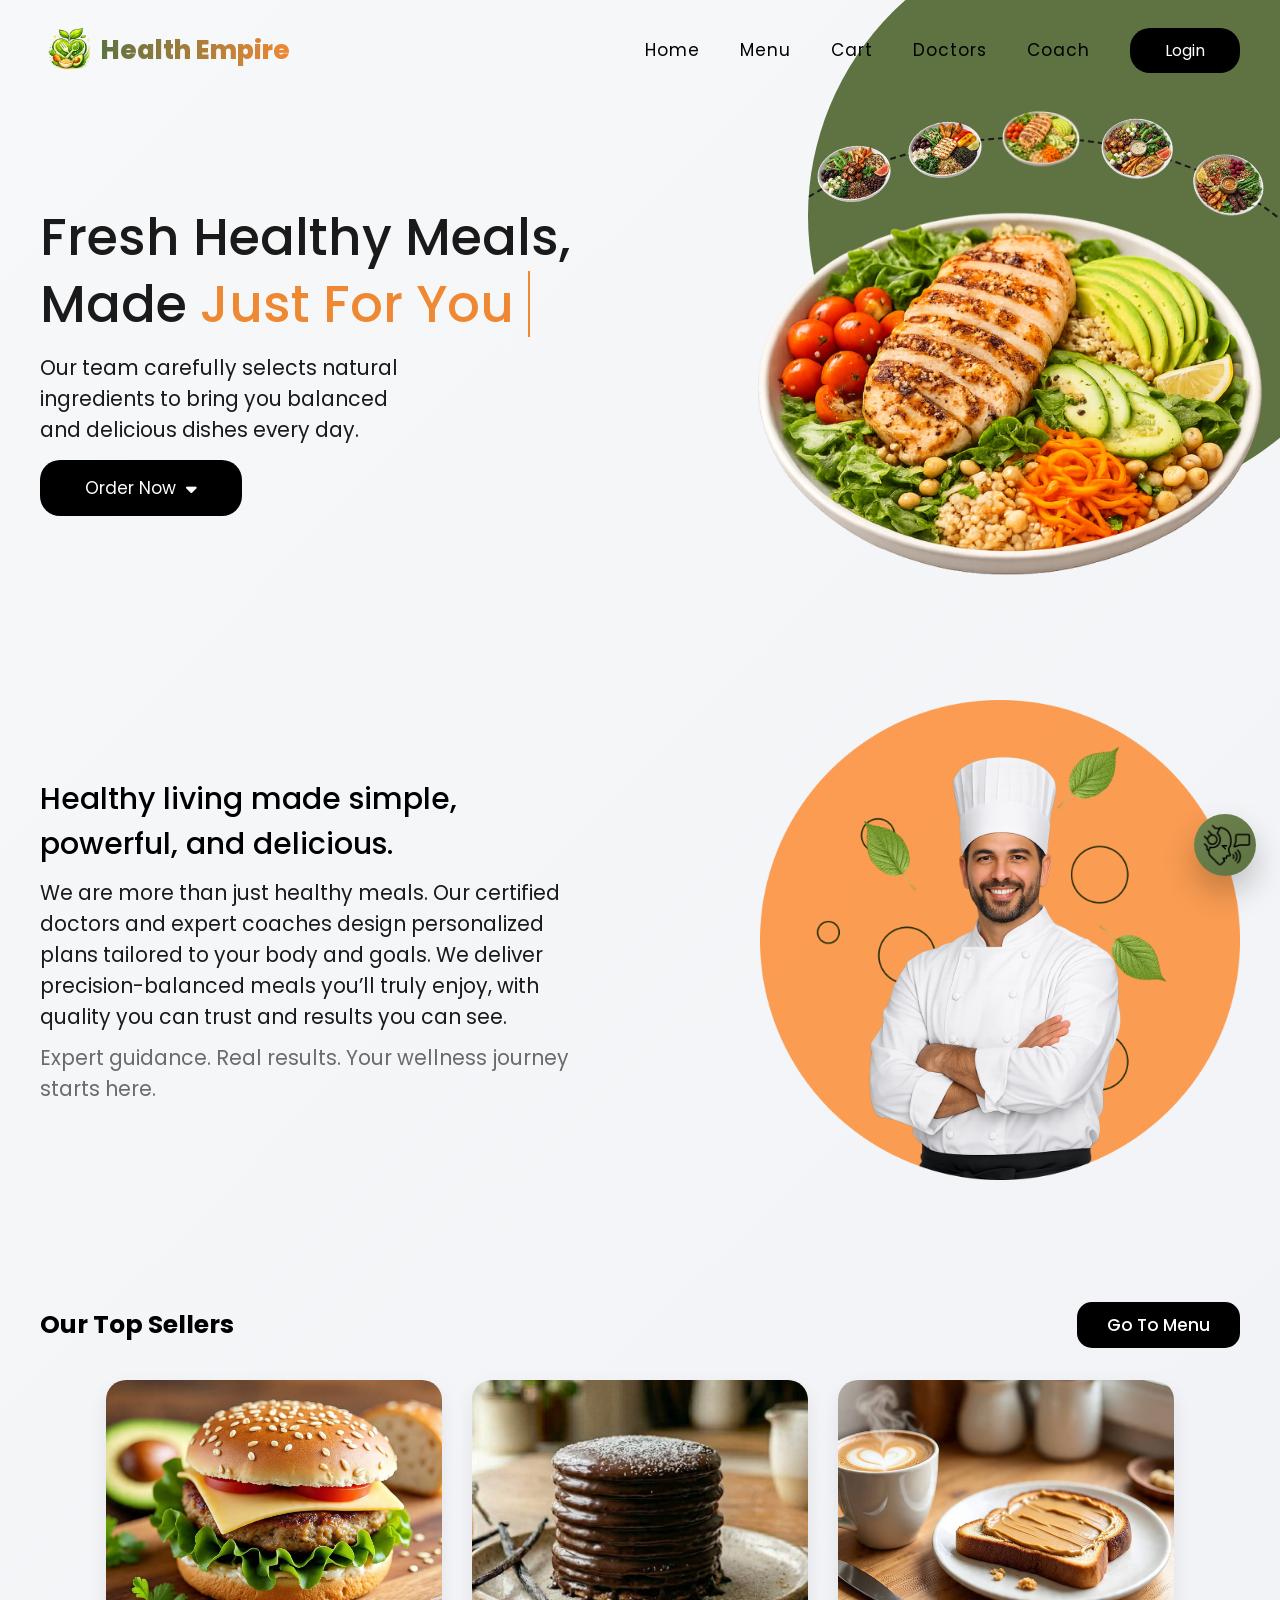
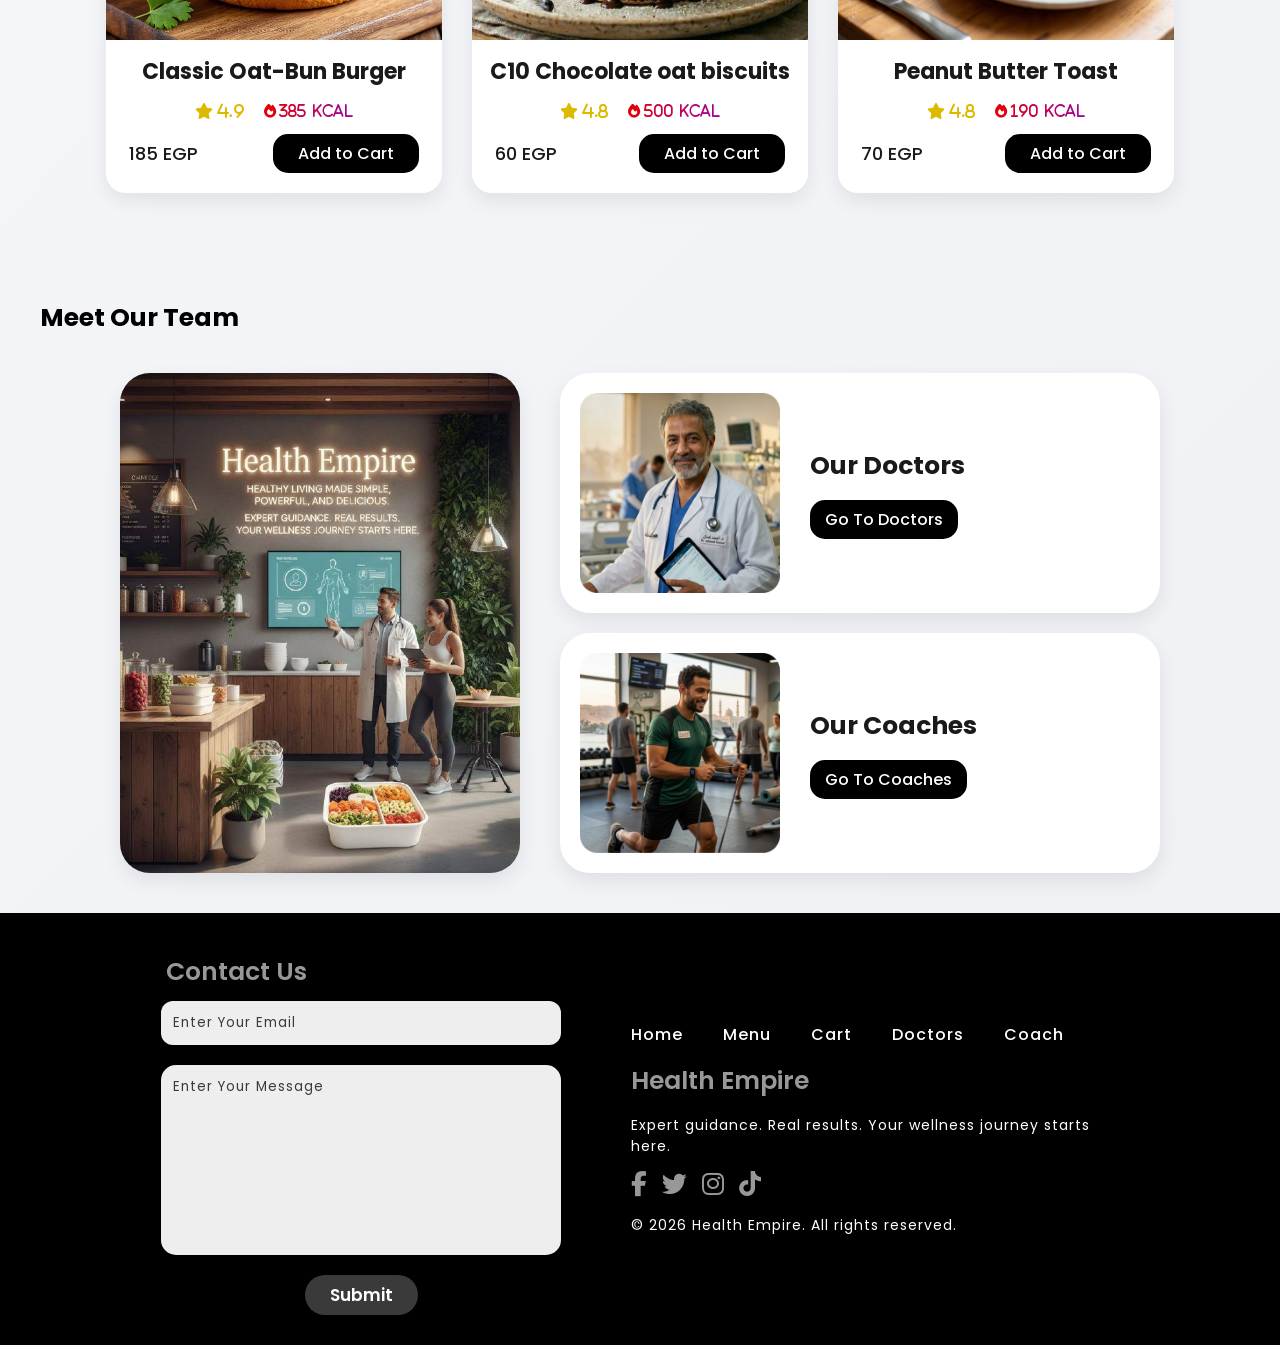
<file: index.html>
<!doctype html>
<html lang="en">
  <head>
    <meta charset="UTF-8" />
    <meta name="viewport" content="width=device-width, initial-scale=1.0" />
    <meta
      name="description"
      content="Health Empire is your destination for fresh, healthy meals tailored to your lifestyle. Discover nutritious dishes, expert guidance from doctors and coaches, and personalized plans to help you live a healthier, happier life."
    />
    <meta
      name="keywords"
      content="healthy food, healthy meals, diet plans, fitness, nutrition, meal prep, healthy lifestyle, doctors, coaches, wellness, Health Empire"
    />
    <meta name="author" content="Health Empire" />
    <meta name="color-scheme" content="light dark" />
    <link rel="icon" type="image/x-icon" href="images/logo.png" />
    <link
      rel="stylesheet"
      href="https://cdnjs.cloudflare.com/ajax/libs/font-awesome/6.4.0/css/all.min.css"
    />
    <title>Health Empire</title>
    <link rel="stylesheet" href="css/home.css" />
    <link rel="stylesheet" href="css/global.css" />
    <link rel="stylesheet" href="css/ai.css" />
  </head>

  <body>
    <button id="ai-fab"><img src="images/ai.png" alt="AI Assistant" class="ai-icon"></button>
    <div id="chat-modal" class="chat-modal">
      <div class="chat-header">
        <h4>NutriBot AI</h4>
        <button id="close-chat">✖</button>
      </div>

      <div id="messages"></div>

      <div class="input-box">
        <input id="userInput" placeholder="Ask NutriBot..." />
        <button id="sendBtn">Send</button>
      </div>
    </div>
    <!-- ================= NAVBAR ================= -->
    <nav class="navbar">
      <!-- Website logo and name -->
      <a href="index.html">
        <header class="logo">
          <img
            class="nav-logo"
            src="images/logo.png"
            alt="Health Empire Logo"
          />
          <h3>Health Empire</h3>
        </header>
      </a>

      <!-- Navigation links container -->
      <div class="nav-links-container">
        <ul class="nav-links" id="nav-links">
          <li class="nav-link"><a href="index.html">Home</a></li>
          <li class="nav-link"><a href="menu.html">Menu</a></li>
          <li class="nav-link"><a href="Cart.html">Cart</a></li>
          <li class="nav-link"><a href="doctors.html">Doctors</a></li>
          <li class="nav-link"><a href="coaches.html">Coach</a></li>
        </ul>
        <div class="nav-right">
  <!-- لما يكون logged out -->
  <a href="login-signup.html" id="login-btn">
    <button class="login-button">Login</button>
  </a>
 
  <!-- لما يكون logged in (مخفي في البداية) -->
  <div class="profile-menu" id="profile-menu" style="display:none;">
    <div class="profile-trigger" id="profile-trigger">
      <i class="fa-solid fa-circle-user profile-icon"></i>
      <span id="profile-username"></span>
      <i class="fa-solid fa-chevron-down profile-arrow"></i>
    </div>
    <div class="profile-dropdown" id="profile-dropdown">
      <p id="dropdown-username"></p>
      <p id="dropdown-email"></p>
      <hr>
      <button onclick="logout()" class="logout-btn">
        <i class="fa-solid fa-right-from-bracket"></i> Logout
      </button>
    </div>
  </div>
 
  <div id="menu-toggle"><i class="fa-solid fa-bars"></i></div>
</div>
      </div>
    </nav>

    <!-- ================= LANDING PAGE ================= -->
    <!-- Main hero section of the homepage -->
    <main class="header">
      <!-- Text content of the header -->
      <div class="header-content">
        <h1 class="header-title">
          Fresh Healthy Meals, Made <span>Just For You</span>
        </h1>
        <p>
          Our team carefully selects natural ingredients to bring you balanced
          and delicious dishes every day.
        </p>
        <a href="menu.html">
          <button class="order-button">
            Order Now
            <i class="fa-solid fa-caret-down"></i>
          </button>
        </a>
      </div>

      <!-- Header images section -->
      <div class="header-images">
        <!-- Decorative circle design -->
        <div class="circle">
          <div class="dashed-circle"></div>
        </div>
        <!-- Main header food image -->
        <img
          src="images/header/mainHeaderImage.png"
          alt="Delicious Healthy Meal"
          class="main-header-img"
          id="main-img"
        />
        <!-- Additional food images -->
        <div class="additional-header-images">
          <img
            src="images/header/headerImage1.png"
            alt="Delicious Healthy Meal"
            class="header-img"
          />
          <img
            src="images/header/headerImage2.png"
            alt="Delicious Healthy Meal"
            class="header-img"
          />
          <img
            src="images/header/mainHeaderImage.png"
            alt="Delicious Healthy Meal"
            class="header-img"
          />
          <img
            src="images/header/headerImage3.png"
            alt="Delicious Healthy Meal"
            class="header-img"
          />
          <img
            src="images/header/headerImage4.png"
            alt="Delicious Healthy Meal"
            class="header-img"
          />
        </div>
      </div>
    </main>
    <!-- ================= ABOUT US ================= -->
    <section class="about-us">
      <div class="about-us_content">
        <h2>Healthy living made simple, powerful, and delicious.</h2>
        <p class="main-description">
          We are more than just healthy meals. Our certified doctors and expert
          coaches design personalized plans tailored to your body and goals. We
          deliver precision-balanced meals you’ll truly enjoy, with quality you
          can trust and results you can see.
        </p>
        <p class="sub-description">
          Expert guidance. Real results. Your wellness journey starts here.
        </p>
      </div>
      <!-- ABOUT US images section -->
      <img
        src="images/about us/aboutUsImage.png"
        alt="Chef"
        class="about-us-image"
      />
    </section>

    <!-- ================= TOP SELLERS ================= -->
    <section class="top-sellers">
      <div class="top-sellers-header">
        <h2 class="section-header">Our Top Sellers</h2>
        <a href="menu.html"><button>Go To Menu</button></a>
      </div>
      <div class="sellers-container">
        <div class="seller-card">
          <img
            src="images/top saller/topSeller1.jpg"
            alt="Fit Chicken Burger"
            class="seller-card-img"
          />
          <div class="seller-card-content">
            <h3 >Classic Oat-Bun Burger</h3>
            <div class="rate-cal">
              <i class="fa-solid fa-star star-rating"> 4.9</i>
              <i class="fa-solid fa-fire cal"> 385 &nbsp;kcal</i>
            </div>
            <div class="card-price">
              <span>185 EGP</span>
              <button class="add-btn">Add to Cart</button>
            </div>
          </div>
        </div>
        <div class="seller-card">
          <img
            src="images/top saller/topSeller2.jpg"
            alt="C10 Chocolate oat biscuits"
            class="seller-card-img"
          />
          <div class="seller-card-content">
            <h3>C10 Chocolate oat biscuits</h3>
            <div class="rate-cal">
              <i class="fa-solid fa-star star-rating"> 4.8</i>
              <i class="fa-solid fa-fire cal"> 500 &nbsp;kcal</i>
            </div>
            <div class="card-price">
              <span>60 EGP</span>
              <button class="add-btn">Add to Cart</button>
            </div>
          </div>
        </div>
        <div class="seller-card">
          <img
            src="images/top saller/topSeller3.jpg"
            alt="Golden Peanut Butter"
            class="seller-card-img"
          />
          <div class="seller-card-content">
            <h3>Peanut Butter Toast</h3>
            <div class="rate-cal">
              <i class="fa-solid fa-star star-rating"> 4.8</i>
              <i class="fa-solid fa-fire cal"> 190 &nbsp;kcal</i>
            </div>
            <div class="card-price">
              <span>70 EGP</span>
              <button class="add-btn">Add to Cart</button>
            </div>
          </div>
        </div>
      </div>
    </section>

    <!-- ================= DOCTORS AND COACHES ================= -->
    <section class="doctors-coaches">
      <h2 class="section-header section-header-start" id="meet-our-team">
        Meet Our Team
      </h2>
      <div class="contain">
        <img
          class="main-image"
          src="images/doctorsAndCoachs/mainImage.png"
          alt="Our Team"
        />
        <div class="doctors-coaches-content">
          <div class="doctors">
            <img
              src="images/doctorsAndCoachs/doctor.png"
              alt="Doctor"
              class="doctors-coaches-img"
            />
            <div class="doctors-content">
              <h3 class="doctors-coaches-title">Our Doctors</h3>
              <a href="doctors.html"
                ><button class="doctors-coaches-button">
                  Go To Doctors
                </button></a
              >
            </div>
          </div>
          <div class="coaches">
            <img
              src="images/doctorsAndCoachs/coach.png"
              alt="Coach"
              class="doctors-coaches-img"
            />
            <div class="coaches-content">
              <h3 class="doctors-coaches-title">Our Coaches</h3>
              <a href="coaches.html"
                ><button class="doctors-coaches-button">
                  Go To Coaches
                </button></a
              >
            </div>
          </div>
        </div>
      </div>
    </section>

    <div id="toast"></div>
    <!-- ================= FOOTER ================= -->
    <footer class="footer">
      <!-- Contact form section -->
      <section class="contact">
        <h3>Contact Us</h3>
        <form action="#" id="contact-form" method="post" novalidate>
          <input
            type="email"
            name="contactEmail"
            id="contact-email"
            placeholder="Enter Your Email"
            required
          />
          <p class="contact-alert"></p>
          <textarea
            name="contactMessage"
            id="contact-message"
            placeholder="Enter Your Message"
            required
          ></textarea>
          <p class="contact-alert"></p>
          <button type="submit" id="contact-submit-button">Submit</button>
        </form>
      </section>
      <!-- Footer content -->
      <div class="footer-content">
        <!-- Footer navigation links -->
        <ul class="footer-links">
          <li class="footer-link"><a href="index.html">Home</a></li>
          <li class="footer-link"><a href="menu.html">Menu</a></li>
          <li class="footer-link"><a href="Cart.html">Cart</a></li>
          <li class="footer-link"><a href="doctors.html">Doctors</a></li>
          <li class="footer-link"><a href="coaches.html">Coach</a></li>
        </ul>

        <a href="index.html"><h3>Health Empire</h3></a>
        <p>Expert guidance. Real results. Your wellness journey starts here.</p>

        <!-- Social media links -->
        <div class="social-links">
          <a href="#" title="Follow us on Facebook">
            <i class="fa-brands fa-facebook-f social-icon"></i>
          </a>
          <a href="#" title="Follow us on Twitter">
            <i class="fa-brands fa-twitter social-icon"></i>
          </a>
          <a href="#" title="Follow us on Instagram">
            <i class="fa-brands fa-instagram social-icon"></i>
          </a>
          <a href="#" title="Follow us on TikTok">
            <i class="fa-brands fa-tiktok social-icon"></i>
          </a>
        </div>
        <!-- Copyright text -->
        <p>
          &copy; <span id="current-year"></span> Health Empire. All rights
          reserved.
        </p>
      </div>
    </footer>
    <script src="js/home.js"></script>
    <script src="js/main.js"></script>
    <script src="js/cart.js"></script>
    <script src="js/ai.js"></script>
  </body>
</html>
</file>
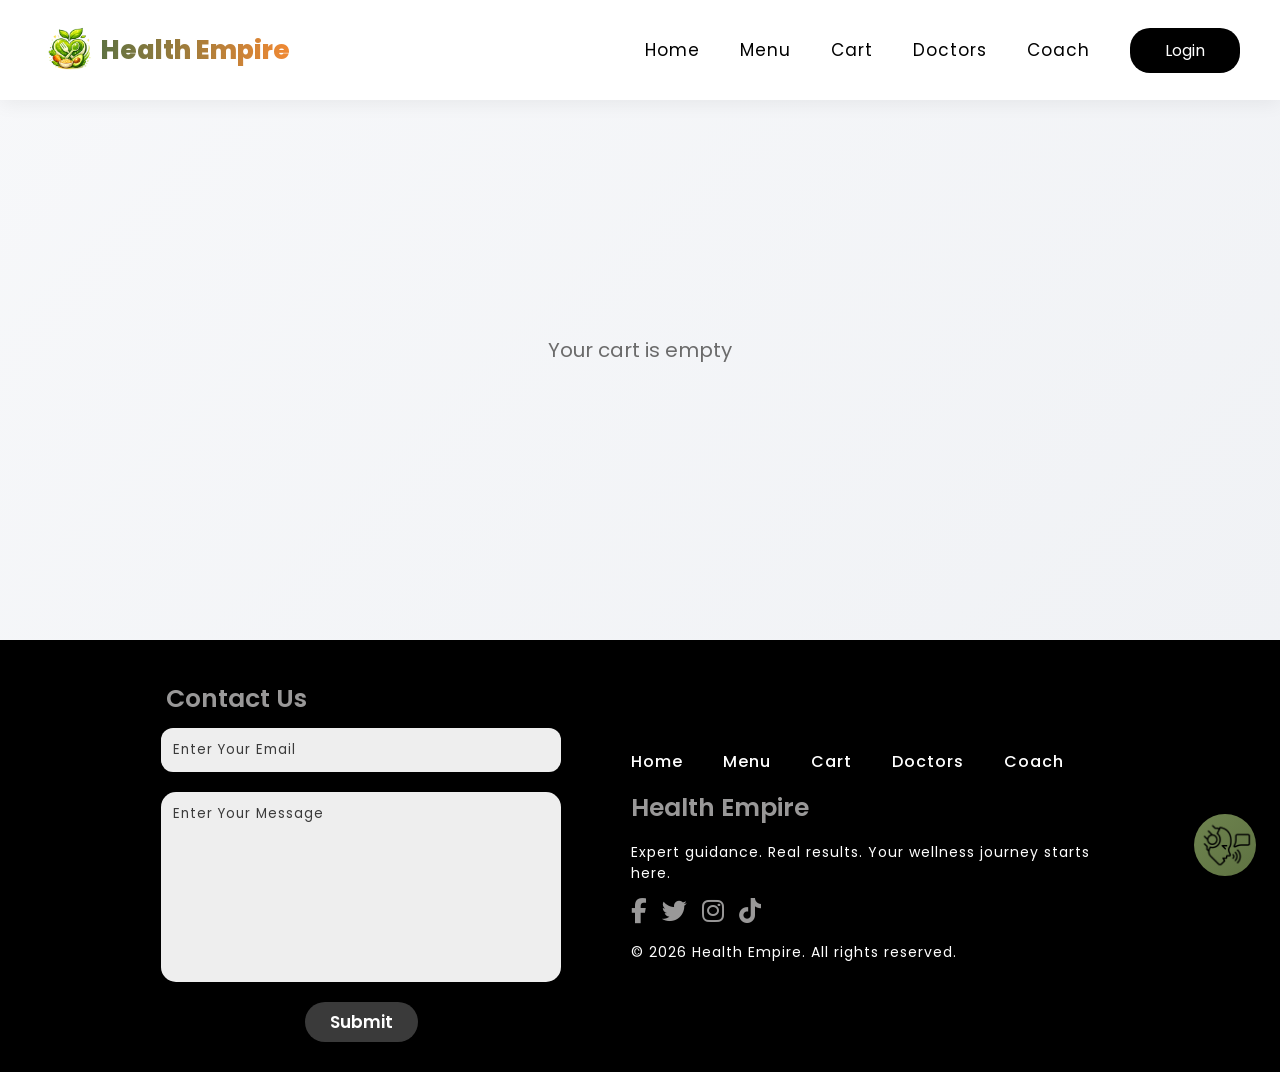
<file: Cart.html>
<!doctype html>
<html lang="en">
  <head>
    <meta charset="UTF-8" />
    <meta name="viewport" content="width=device-width, initial-scale=1.0" />
    <title>Health Empire- Cart</title>
    <link rel="stylesheet" href="css/global.css" />
    <link rel="stylesheet" href="css/style.css" />
    <link rel="stylesheet" href="css/cart.css" />
    <meta
      name="description"
      content="Health Empire is your destination for fresh, healthy meals tailored to your lifestyle. Discover nutritious dishes, expert guidance from doctors and coaches, and personalized plans to help you live a healthier, happier life."
    />
    <meta
      name="keywords"
      content="healthy food, healthy meals, diet plans, fitness, nutrition, meal prep, healthy lifestyle, doctors, coaches, wellness, Health Empire"
    />
    <meta name="author" content="Health Empire" />
    <meta name="color-scheme" content="light dark" />
    <link rel="icon" type="image/x-icon" href="images/logo.png" />
    <link
      rel="stylesheet"
      href="https://cdnjs.cloudflare.com/ajax/libs/font-awesome/6.4.0/css/all.min.css"
    />
    <link rel="stylesheet" href="css/ai.css" />
  </head>

  <body>
    <button id="ai-fab"><img src="images/ai.png" alt="AI Assistant" class="ai-icon"></button>
    <div id="chat-modal" class="chat-modal">
      <div class="chat-header">
        <h4>NutriBot AI</h4>
        <button id="close-chat">✖</button>
      </div>

      <div id="messages"></div>

      <div class="input-box">
        <input id="userInput" placeholder="Ask NutriBot..." />
        <button id="sendBtn">Send</button>
      </div>
    </div>
    <!-- ================= NAVBAR ================= -->
    <nav class="navbar">
      <!-- Website logo and name -->
      <a href="index.html">
        <header class="logo">
          <img
            class="nav-logo"
            src="images/logo.png"
            alt="Health Empire Logo"
          />
          <h3>Health Empire</h3>
        </header>
      </a>

      <!-- Navigation links container -->
      <div class="nav-links-container">
        <ul class="nav-links" id="nav-links">
          <li class="nav-link"><a href="index.html">Home</a></li>
          <li class="nav-link"><a href="menu.html">Menu</a></li>
          <li class="nav-link"><a href="Cart.html">Cart</a></li>
          <li class="nav-link"><a href="doctors.html">Doctors</a></li>
          <li class="nav-link"><a href="coaches.html">Coach</a></li>
        </ul>
        <div class="nav-right">
  <!-- لما يكون logged out -->
  <a href="login-signup.html" id="login-btn">
    <button class="login-button">Login</button>
  </a>
 
  <!-- لما يكون logged in (مخفي في البداية) -->
  <div class="profile-menu" id="profile-menu" style="display:none;">
    <div class="profile-trigger" id="profile-trigger">
      <i class="fa-solid fa-circle-user profile-icon"></i>
      <span id="profile-username"></span>
      <i class="fa-solid fa-chevron-down profile-arrow"></i>
    </div>
    <div class="profile-dropdown" id="profile-dropdown">
      <p id="dropdown-username"></p>
      <p id="dropdown-email"></p>
      <hr>
      <button onclick="logout()" class="logout-btn">
        <i class="fa-solid fa-right-from-bracket"></i> Logout
      </button>
    </div>
  </div>
 
  <div id="menu-toggle"><i class="fa-solid fa-bars"></i></div>
</div>
      </div>
    </nav>

    <!--include button & oreder details-->
    <div class="container">
      <div class="orderDetails"></div>

      <div class="cart-summary">
        <h2 class="total-price"></h2>

        <a href="./Payment.html" target="_blank" class="checkout-link">
          <button class="checkout-button">CHECKOUT</button>
        </a>
      </div>
    </div>

    <!---->
    <!-- ================= FOOTER ================= -->
    <footer class="footer">
      <!-- Contact form section -->
      <section class="contact">
        <h3>Contact Us</h3>
        <form action="#" id="contact-form" method="post" novalidate>
          <input
            type="email"
            name="contactEmail"
            id="contact-email"
            placeholder="Enter Your Email"
            required
          />
          <p class="contact-alert"></p>
          <textarea
            name="contactMessage"
            id="contact-message"
            placeholder="Enter Your Message"
            required
          ></textarea>
          <p class="contact-alert"></p>
          <button type="submit" id="contact-submit-button">Submit</button>
        </form>
      </section>

      <!-- Footer content -->
      <div class="footer-content">
        <!-- Footer navigation links -->
        <ul class="footer-links">
          <li class="footer-link"><a href="index.html">Home</a></li>
          <li class="footer-link"><a href="menu.html">Menu</a></li>
          <li class="footer-link"><a href="Cart.html">Cart</a></li>
          <li class="footer-link"><a href="doctors.html">Doctors</a></li>
          <li class="footer-link"><a href="coaches.html">Coach</a></li>
        </ul>

        <a href="index.html"><h3>Health Empire</h3></a>
        <p>Expert guidance. Real results. Your wellness journey starts here.</p>

        <!-- Social media links -->
        <div class="social-links">
          <a href="#" title="Follow us on Facebook">
            <i class="fa-brands fa-facebook-f social-icon"></i>
          </a>
          <a href="#" title="Follow us on Twitter">
            <i class="fa-brands fa-twitter social-icon"></i>
          </a>
          <a href="#" title="Follow us on Instagram">
            <i class="fa-brands fa-instagram social-icon"></i>
          </a>
          <a href="#" title="Follow us on TikTok">
            <i class="fa-brands fa-tiktok social-icon"></i>
          </a>
        </div>
        <!-- Copyright text -->
        <p>
          &copy; <span id="current-year"></span> Health Empire. All rights
          reserved.
        </p>
      </div>
    </footer>
    <script src="js/main.js"></script>
    <script src="js/cart.js"></script>
    <script src="js/ai.js"></script>
  </body>
</html>
</file>
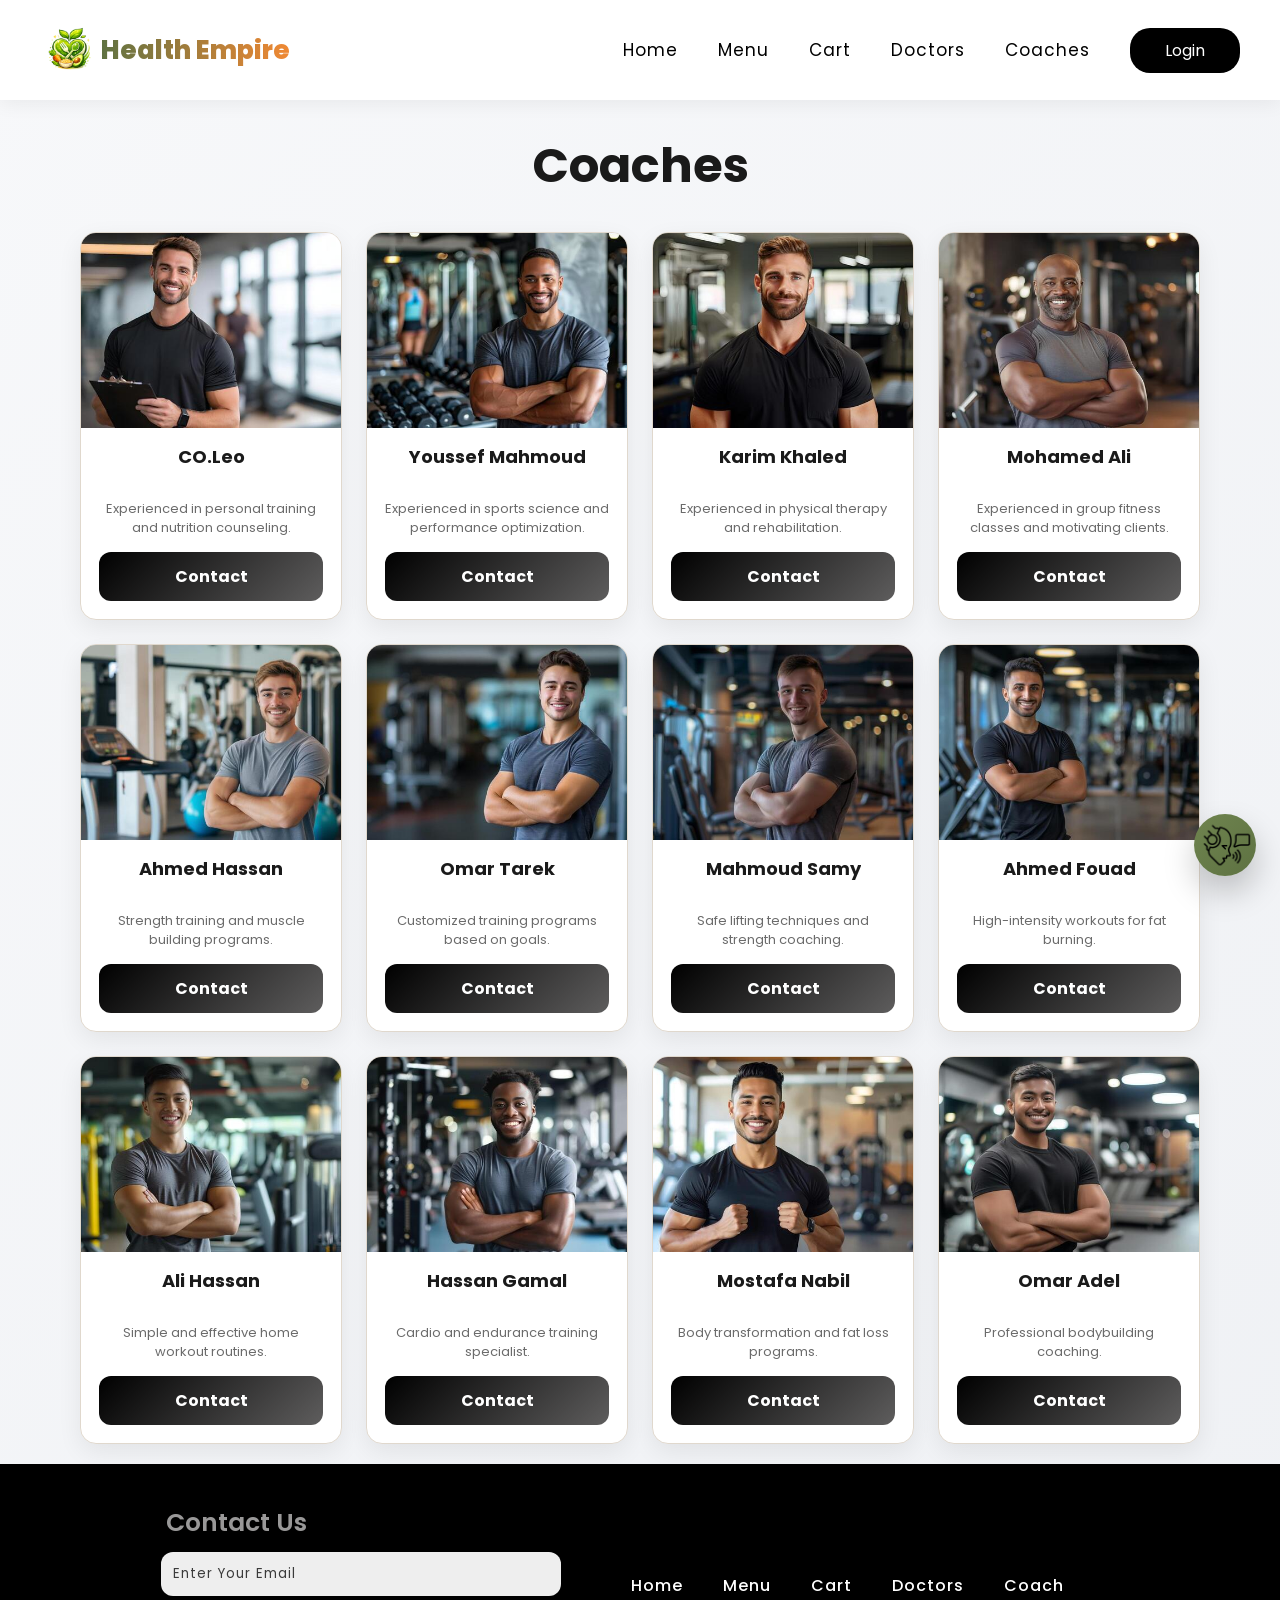
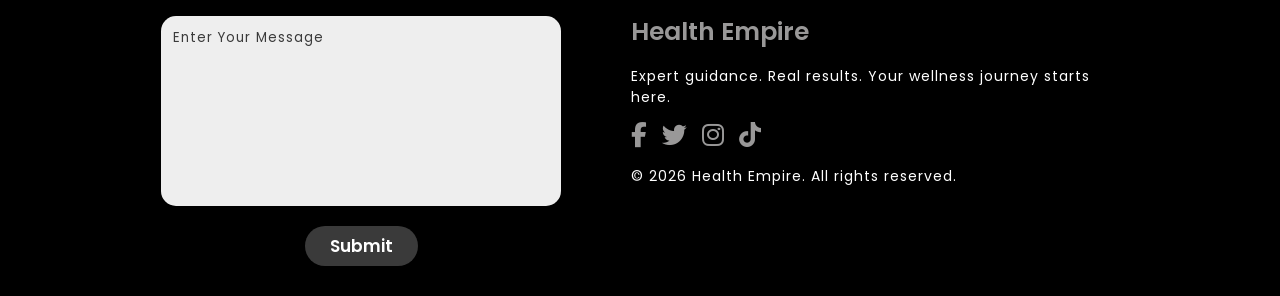
<file: coaches.html>
<!doctype html>
<html lang="en">
  <head>
    <meta charset="UTF-8" />
    <meta name="viewport" content="width=device-width, initial-scale=1.0" />
    <link rel="icon" type="image/x-icon" href="images/logo.png" />
    <link
      rel="stylesheet"
      href="https://cdnjs.cloudflare.com/ajax/libs/font-awesome/6.4.0/css/all.min.css"
    />
    <link rel="stylesheet" href="css/style.css" />
    <link rel="stylesheet" href="css/global.css" />
    <link rel="stylesheet" href="css/coaches.css" />
    <title>Health Empire - Coaches</title>
    <link rel="stylesheet" href="css/ai.css" />
  </head>

  <body>
    <button id="ai-fab"><img src="images/ai.png" alt="AI Assistant" class="ai-icon"></button>
    <div id="chat-modal" class="chat-modal">
      <div class="chat-header">
        <h4>NutriBot AI</h4>
        <button id="close-chat">✖</button>
      </div>

      <div id="messages"></div>

      <div class="input-box">
        <input id="userInput" placeholder="Ask NutriBot..." />
        <button id="sendBtn">Send</button>
      </div>
    </div>
    <nav class="navbar">
      <!-- Website logo and name -->
      <a href="index.html">
        <header class="logo">
          <img
            class="nav-logo"
            src="images/logo.png"
            alt="Health Empire Logo"
          />
          <h3>Health Empire</h3>
        </header>
      </a>

      <!-- Navigation links container -->
      <div class="nav-links-container">
        <ul class="nav-links" id="nav-links">
          <li class="nav-link"><a href="index.html">Home</a></li>
          <li class="nav-link"><a href="menu.html">Menu</a></li>
          <li class="nav-link"><a href="Cart.html">Cart</a></li>
          <li class="nav-link"><a href="doctors.html">Doctors</a></li>
          <li class="nav-link"><a href="coaches.html">Coaches</a></li>
        </ul>
        <div class="nav-right">
  <!-- لما يكون logged out -->
  <a href="login-signup.html" id="login-btn">
    <button class="login-button">Login</button>
  </a>
 
  <!-- لما يكون logged in (مخفي في البداية) -->
  <div class="profile-menu" id="profile-menu" style="display:none;">
    <div class="profile-trigger" id="profile-trigger">
      <i class="fa-solid fa-circle-user profile-icon"></i>
      <span id="profile-username"></span>
      <i class="fa-solid fa-chevron-down profile-arrow"></i>
    </div>
    <div class="profile-dropdown" id="profile-dropdown">
      <p id="dropdown-username"></p>
      <p id="dropdown-email"></p>
      <hr>
      <button onclick="logout()" class="logout-btn">
        <i class="fa-solid fa-right-from-bracket"></i> Logout
      </button>
    </div>
  </div>
 
  <div id="menu-toggle"><i class="fa-solid fa-bars"></i></div>
</div>
      </div>
    </nav>
    <div class="heading">
      <h1>Coaches</h1>
    </div>
    <div class="container">
      <div class="card">
        <img src="images/coaches/coach1.png" alt="coach" />
        <div class="card-body">
          <h5 class="card-title">CO.Leo</h5>
          <p class="card-text">
            Experienced in personal training and nutrition counseling.
          </p>
          <a href="mailto:healthempire35@gmail.com" class="btn-primary">Contact</a>
        </div>
      </div>

      <div class="card">
        <img src="images/coaches/coach2.png" alt="coach" />
        <div class="card-body">
          <h5 class="card-title">Youssef Mahmoud</h5>
          <p class="card-text">
            Experienced in sports science and performance optimization.
          </p>
          <a href="mailto:healthempire35@gmail.com" class="btn-primary">Contact</a>
        </div>
      </div>

      <div class="card">
        <img src="images/coaches/coach3.png" alt="coach" />
        <div class="card-body">
          <h5 class="card-title">Karim Khaled</h5>
          <p class="card-text">
            Experienced in physical therapy and rehabilitation.
          </p>
          <a href="mailto:healthempire35@gmail.com" class="btn-primary">Contact</a>
        </div>
      </div>

      <div class="card">
        <img src="images/coaches/coach4.png" alt="coach" />
        <div class="card-body">
          <h5 class="card-title">Mohamed Ali</h5>
          <p class="card-text">
            Experienced in group fitness classes and motivating clients.
          </p>
          <a href="mailto:healthempire35@gmail.com" class="btn-primary">Contact</a>
        </div>
      </div>

      <div class="card">
        <img src="images/coaches/coach5.png" alt="coach" />
        <div class="card-body">
          <h5 class="card-title">Ahmed Hassan</h5>
          <p class="card-text">
            Strength training and muscle building programs.
          </p>
          <a href="mailto:healthempire35@gmail.com" class="btn-primary">Contact</a>
        </div>
      </div>

      <div class="card">
        <img src="images/coaches/coach6.png" alt="coach" />
        <div class="card-body">
          <h5 class="card-title">Omar Tarek</h5>
          <p class="card-text">Customized training programs based on goals.</p>
          <a href="mailto:healthempire35@gmail.com" class="btn-primary">Contact</a>
        </div>
      </div>

      <div class="card">
        <img src="images/coaches/coach7.png" alt="coach" />
        <div class="card-body">
          <h5 class="card-title">Mahmoud Samy</h5>
          <p class="card-text">
            Safe lifting techniques and strength coaching.
          </p>
          <a href="mailto:healthempire35@gmail.com" class="btn-primary">Contact</a>
        </div>
      </div>

      <div class="card">
        <img src="images/coaches/coach8.png" alt="coach" />
        <div class="card-body">
          <h5 class="card-title">Ahmed Fouad</h5>
          <p class="card-text">High-intensity workouts for fat burning.</p>
          <a href="mailto:healthempire35@gmail.com" class="btn-primary">Contact</a>
        </div>
      </div>

      <div class="card">
        <img src="images/coaches/coach9.png" alt="coach" />
        <div class="card-body">
          <h5 class="card-title">Ali Hassan</h5>
          <p class="card-text">Simple and effective home workout routines.</p>
          <a href="mailto:healthempire35@gmail.com" class="btn-primary">Contact</a>
        </div>
      </div>
      <div class="card">
        <img src="images/coaches/coach10.png" alt="coach" />
        <div class="card-body">
          <h5 class="card-title">Hassan Gamal</h5>
          <p class="card-text">Cardio and endurance training specialist.</p>
          <a href="mailto:healthempire35@gmail.com" class="btn-primary">Contact</a>
        </div>
      </div>

      <div class="card">
        <img src="images/coaches/coach11.png" alt="coach" />
        <div class="card-body">
          <h5 class="card-title">Mostafa Nabil</h5>
          <p class="card-text">Body transformation and fat loss programs.</p>
          <a href="mailto:healthempire35@gmail.com" class="btn-primary">Contact</a>
        </div>
      </div>

      <div class="card">
        <img src="images/coaches/coach12.png" alt="coach" />
        <div class="card-body">
          <h5 class="card-title">Omar Adel</h5>
          <p class="card-text">Professional bodybuilding coaching.</p>
          <a href="mailto:healthempire35@gmail.com" class="btn-primary">Contact</a>
        </div>
      </div>
    </div>
    <!-- ================= FOOTER ================= -->
    <footer class="footer">
      <!-- Contact form section -->
      <section class="contact">
        <h3>Contact Us</h3>
        <form action="#" id="contact-form" method="post" novalidate>
          <input
            type="email"
            name="contactEmail"
            id="contact-email"
            placeholder="Enter Your Email"
            required
          />
          <p class="contact-alert"></p>
          <textarea
            name="contactMessage"
            id="contact-message"
            placeholder="Enter Your Message"
            required
          ></textarea>
          <p class="contact-alert"></p>
          <button type="submit" id="contact-submit-button">Submit</button>
        </form>
      </section>

      <!-- Footer content -->
      <div class="footer-content">
        <!-- Footer navigation links -->
        <ul class="footer-links">
          <li class="footer-link"><a href="index.html">Home</a></li>
          <li class="footer-link"><a href="menu.html">Menu</a></li>
          <li class="footer-link"><a href="Cart.html">Cart</a></li>
          <li class="footer-link"><a href="doctors.html">Doctors</a></li>
          <li class="footer-link"><a href="coaches.html">Coach</a></li>
        </ul>

        <a href="index.html"><h3>Health Empire</h3></a>
        <p>Expert guidance. Real results. Your wellness journey starts here.</p>

        <!-- Social media links -->
        <div class="social-links">
          <a href="#" title="Follow us on Facebook">
            <i class="fa-brands fa-facebook-f social-icon"></i>
          </a>
          <a href="#" title="Follow us on Twitter">
            <i class="fa-brands fa-twitter social-icon"></i>
          </a>
          <a href="#" title="Follow us on Instagram">
            <i class="fa-brands fa-instagram social-icon"></i>
          </a>
          <a href="#" title="Follow us on TikTok">
            <i class="fa-brands fa-tiktok social-icon"></i>
          </a>
        </div>
        <!-- Copyright text -->
        <p>
          &copy; <span id="current-year"></span> Health Empire. All rights
          reserved.
        </p>
      </div>
    </footer>
    <script src="js/main.js"></script>
    <script src="js/ai.js"></script>
  </body>
</html>
</file>
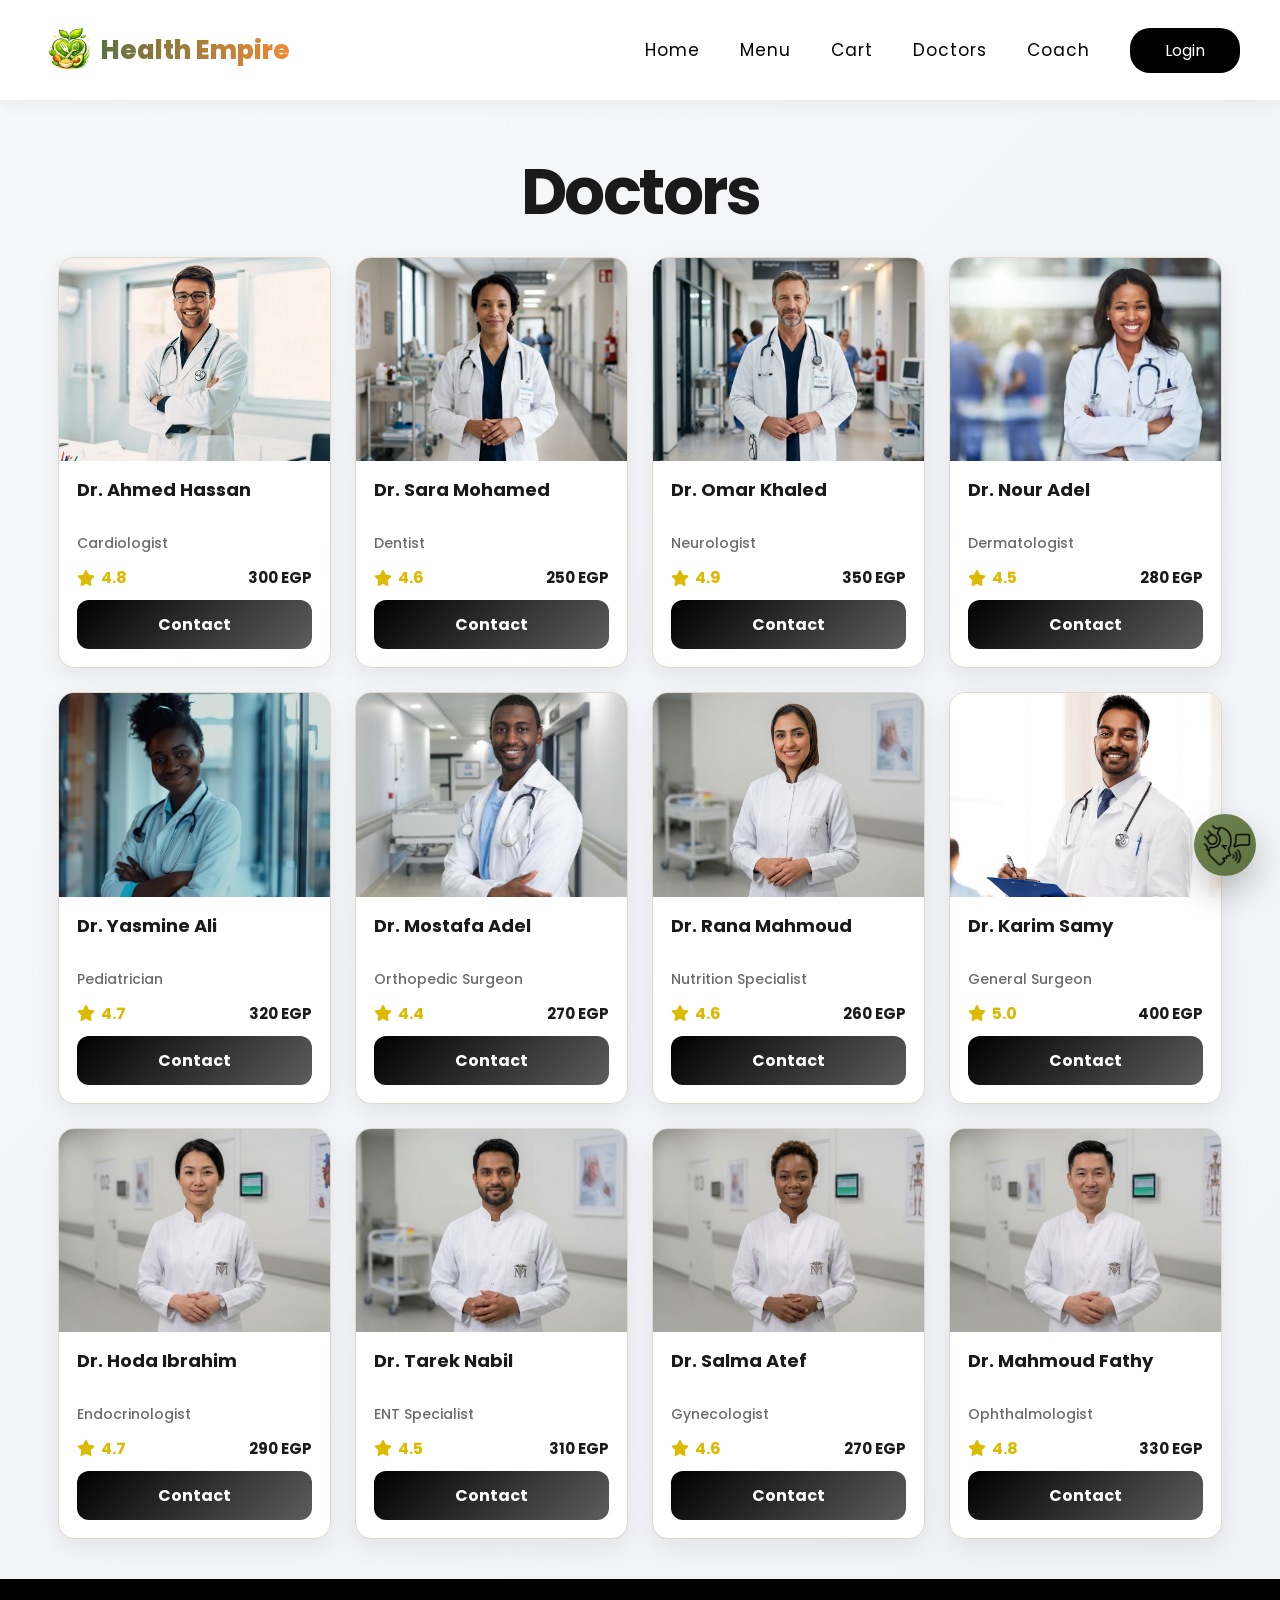
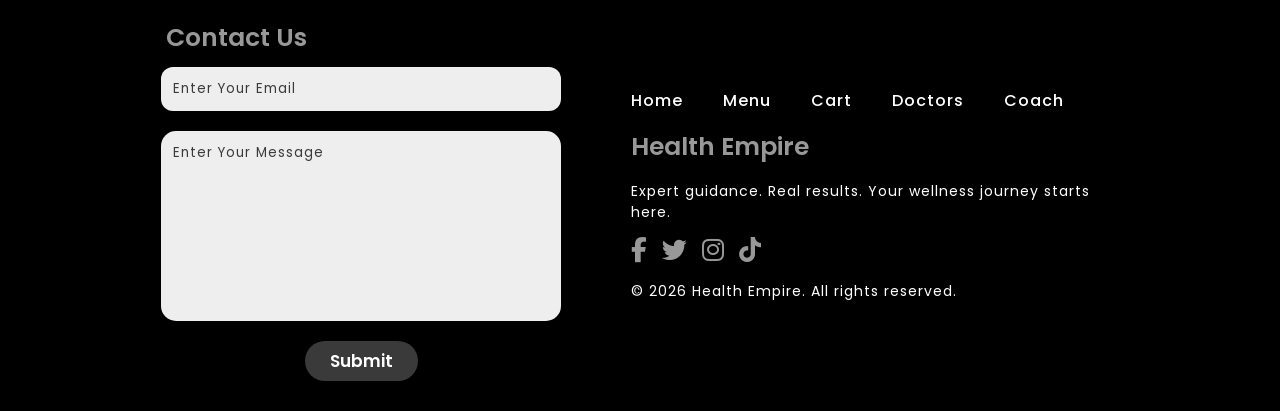
<file: doctors.html>
<!doctype html>
<html lang="en">
  <head>
    <meta charset="UTF-8" />
    <meta name="viewport" content="width=device-width, initial-scale=1.0" />
    <link rel="icon" type="image/x-icon" href="images/logo.png" />
    <link
      rel="stylesheet"
      href="https://cdnjs.cloudflare.com/ajax/libs/font-awesome/6.4.0/css/all.min.css"
    />
    <link rel="stylesheet" href="css/style.css" />
    <link rel="stylesheet" href="css/global.css" />
    <link rel="stylesheet" href="css/doctors.css" />
    <!-- <link rel="stylesheet" href="ff.css" /> -->
    <title>Health Empire - Doctors</title>
    <link rel="stylesheet" href="css/ai.css" />
  </head>

  <body>
    <button id="ai-fab"><img src="images/ai.png" alt="AI Assistant" class="ai-icon"></button>
    <div id="chat-modal" class="chat-modal">
      <div class="chat-header">
        <h4>NutriBot AI</h4>
        <button id="close-chat">✖</button>
      </div>

      <div id="messages"></div>

      <div class="input-box">
        <input id="userInput" placeholder="Ask NutriBot..." />
        <button id="sendBtn">Send</button>
      </div>
    </div>
    <nav class="navbar">
      <!-- Website logo and name -->
      <a href="index.html">
        <header class="logo">
          <img
            class="nav-logo"
            src="images/logo.png"
            alt="Health Empire Logo"
          />
          <h3>Health Empire</h3>
        </header>
      </a>

      <!-- Navigation links container -->
      <div class="nav-links-container">
        <ul class="nav-links" id="nav-links">
          <li class="nav-link"><a href="index.html">Home</a></li>
          <li class="nav-link"><a href="menu.html">Menu</a></li>
          <li class="nav-link"><a href="Cart.html">Cart</a></li>
          <li class="nav-link"><a href="doctors.html">Doctors</a></li>
          <li class="nav-link"><a href="coaches.html">Coach</a></li>
        </ul>
        <div class="nav-right">
          <a href="login-signup.html">
            <button class="login-button">Login</button>
          </a>
          <div id="menu-toggle"><i class="fa-solid fa-bars"></i></div>
        </div>
      </div>
    </nav>

    <main class="page-section">
      <section class="hero-section inner-hero">
        <div class="container hero-copy centered-copy">
          <h1>Doctors</h1>
        </div>
      </section>

      <section class="content-section">
        <div class="container">
          <div class="doctors-grid">
            <article class="doctor-card">
              <img
                class="doctor-image"
                src="images/doctors/1.jpg"
                alt="Dr. Ahmed Hassan"
              />
              <div class="doctor-body">
                <h3>Dr. Ahmed Hassan</h3>
                <p class="specialty">Cardiologist</p>
                <div class="doctor-meta">
                  <span class="rating"
                    ><i class="fa-solid fa-star"></i> 4.8</span
                  ><strong>300 EGP</strong>
                </div>
                <a href="mailto:healthempire35@gmail.com"><button class="book-button" type="button">Contact</button></a>
              </div>
            </article>
            <article class="doctor-card">
              <img
                class="doctor-image"
                src="images/doctors/2.jpg"
                alt="Dr. Sara Mohamed"
              />
              <div class="doctor-body">
                <h3>Dr. Sara Mohamed</h3>
                <p class="specialty">Dentist</p>
                <div class="doctor-meta">
                  <span class="rating"
                    ><i class="fa-solid fa-star"></i> 4.6</span
                  ><strong>250 EGP</strong>
                </div>
                <a href="mailto:healthempire35@gmail.com"><button class="book-button" type="button">Contact</button></a>
              </div>
            </article>
            <article class="doctor-card">
              <img
                class="doctor-image"
                src="images/doctors/3.jpg"
                alt="Dr. Omar Khaled"
              />
              <div class="doctor-body">
                <h3>Dr. Omar Khaled</h3>
                <p class="specialty">Neurologist</p>
                <div class="doctor-meta">
                  <span class="rating"
                    ><i class="fa-solid fa-star"></i> 4.9</span
                  ><strong>350 EGP</strong>
                </div>
                <a href="mailto:healthempire35@gmail.com"><button class="book-button" type="button">Contact</button></a>
              </div>
            </article>
            <article class="doctor-card">
              <img
                class="doctor-image"
                src="images/doctors/5.jpg"
                alt="Dr. Nour Adel"
              />
              <div class="doctor-body">
                <h3>Dr. Nour Adel</h3>
                <p class="specialty">Dermatologist</p>
                <div class="doctor-meta">
                  <span class="rating"
                    ><i class="fa-solid fa-star"></i> 4.5</span
                  ><strong>280 EGP</strong>
                </div>
                <a href="mailto:healthempire35@gmail.com"><button class="book-button" type="button">Contact</button></a>
              </div>
            </article>
            <article class="doctor-card">
              <img
                class="doctor-image"
                src="images/doctors/6.jpg"
                alt="Dr. Yasmine Ali"
              />
              <div class="doctor-body">
                <h3>Dr. Yasmine Ali</h3>
                <p class="specialty">Pediatrician</p>
                <div class="doctor-meta">
                  <span class="rating"
                    ><i class="fa-solid fa-star"></i> 4.7</span
                  ><strong>320 EGP</strong>
                </div>
                <a href="mailto:healthempire35@gmail.com"><button class="book-button" type="button">Contact</button></a>
              </div>
            </article>
            <article class="doctor-card">
              <img
                class="doctor-image"
                src="images/doctors/7.jpg"
                alt="Dr. Mostafa Adel"
              />
              <div class="doctor-body">
                <h3>Dr. Mostafa Adel</h3>
                <p class="specialty">Orthopedic Surgeon</p>
                <div class="doctor-meta">
                  <span class="rating"
                    ><i class="fa-solid fa-star"></i> 4.4</span
                  ><strong>270 EGP</strong>
                </div>
                <a href="mailto:healthempire35@gmail.com"><button class="book-button" type="button">Contact</button></a>
              </div>
            </article>
            <article class="doctor-card">
              <img
                class="doctor-image"
                src="images/doctors/8.jpg"
                alt="Dr. Rana Mahmoud"
              />
              <div class="doctor-body">
                <h3>Dr. Rana Mahmoud</h3>
                <p class="specialty">Nutrition Specialist</p>
                <div class="doctor-meta">
                  <span class="rating"
                    ><i class="fa-solid fa-star"></i> 4.6</span
                  ><strong>260 EGP</strong>
                </div>
                <a href="mailto:healthempire35@gmail.com"><button class="book-button" type="button">Contact</button></a>
              </div>
            </article>
            <article class="doctor-card">
              <img
                class="doctor-image"
                src="images/doctors/9.jpg"
                alt="Dr. Karim Samy"
              />
              <div class="doctor-body">
                <h3>Dr. Karim Samy</h3>
                <p class="specialty">General Surgeon</p>
                <div class="doctor-meta">
                  <span class="rating"
                    ><i class="fa-solid fa-star"></i> 5.0</span
                  ><strong>400 EGP</strong>
                </div>
                <a href="mailto:healthempire35@gmail.com"><button class="book-button" type="button">Contact</button></a>
              </div>
            </article>
            <article class="doctor-card">
              <img
                class="doctor-image"
                src="images/doctors/10.jpg"
                alt="Dr. Hoda Ibrahim"
              />
              <div class="doctor-body">
                <h3>Dr. Hoda Ibrahim</h3>
                <p class="specialty">Endocrinologist</p>
                <div class="doctor-meta">
                  <span class="rating"
                    ><i class="fa-solid fa-star"></i> 4.7</span
                  ><strong>290 EGP</strong>
                </div>
                <a href="mailto:healthempire35@gmail.com"><button class="book-button" type="button">Contact</button></a>
              </div>
            </article>
            <article class="doctor-card">
              <img
                src="images/doctors/11.jpg"
                alt="Dr. Tarek Nabil"
                class="doctor-image"
              />
              <div class="doctor-body">
                <h3>Dr. Tarek Nabil</h3>
                <p class="specialty">ENT Specialist</p>
                <div class="doctor-meta">
                  <span class="rating"
                    ><i class="fa-solid fa-star"></i> 4.5</span
                  ><strong>310 EGP</strong>
                </div>
                <a href="mailto:healthempire35@gmail.com"><button class="book-button" type="button">Contact</button></a>
              </div>
            </article>
            <article class="doctor-card">
              <img
                src="images/doctors/12.jpg"
                alt="Dr. Salma Atef"
                class="doctor-image"
              />
              <div class="doctor-body">
                <h3>Dr. Salma Atef</h3>
                <p class="specialty">Gynecologist</p>
                <div class="doctor-meta">
                  <span class="rating"
                    ><i class="fa-solid fa-star"></i> 4.6</span
                  ><strong>270 EGP</strong>
                </div>
                <a href="mailto:healthempire35@gmail.com"><button class="book-button" type="button">Contact</button></a>
              </div>
            </article>
            <article class="doctor-card">
              <img
                src="images/doctors/13.jpg"
                alt="Dr. Mahmoud Fathy"
                class="doctor-image"
              />
              <div class="doctor-body">
                <h3>Dr. Mahmoud Fathy</h3>
                <p class="specialty">Ophthalmologist</p>
                <div class="doctor-meta">
                  <span class="rating"
                    ><i class="fa-solid fa-star"></i> 4.8</span
                  ><strong>330 EGP</strong>
                </div>
                <a href="mailto:healthempire35@gmail.com"><button class="book-button" type="button">Contact</button></a>
              </div>
            </article>
          </div>
        </div>
      </section>
    </main>

    <!-- ================= FOOTER ================= -->
    <footer class="footer">
      <!-- Contact form section -->
      <section class="contact">
        <h3>Contact Us</h3>
        <form action="#" id="contact-form" method="post" novalidate>
          <input
            type="email"
            name="contactEmail"
            id="contact-email"
            placeholder="Enter Your Email"
            required
          />
          <p class="contact-alert"></p>
          <textarea
            name="contactMessage"
            id="contact-message"
            placeholder="Enter Your Message"
            required
          ></textarea>
          <p class="contact-alert"></p>
          <button type="submit" id="contact-submit-button">Submit</button>
        </form>
      </section>

      <!-- Footer content -->
      <div class="footer-content">
        <!-- Footer navigation links -->
        <ul class="footer-links">
          <li class="footer-link"><a href="index.html">Home</a></li>
          <li class="footer-link"><a href="menu.html">Menu</a></li>
          <li class="footer-link"><a href="Cart.html">Cart</a></li>
          <li class="footer-link"><a href="doctors.html">Doctors</a></li>
          <li class="footer-link"><a href="coaches.html">Coach</a></li>
        </ul>

        <a href="index.html"><h3>Health Empire</h3></a>
        <p>Expert guidance. Real results. Your wellness journey starts here.</p>

        <!-- Social media links -->
        <div class="social-links">
          <a href="#" title="Follow us on Facebook">
            <i class="fa-brands fa-facebook-f social-icon"></i>
          </a>
          <a href="#" title="Follow us on Twitter">
            <i class="fa-brands fa-twitter social-icon"></i>
          </a>
          <a href="#" title="Follow us on Instagram">
            <i class="fa-brands fa-instagram social-icon"></i>
          </a>
          <a href="#" title="Follow us on TikTok">
            <i class="fa-brands fa-tiktok social-icon"></i>
          </a>
        </div>
        <!-- Copyright text -->
        <p>
          &copy; <span id="current-year"></span> Health Empire. All rights
          reserved.
        </p>
      </div>
    </footer>
    <script src="js/main.js"></script>
    <script src="js/ai.js"></script>
  </body>
</html>
</file>
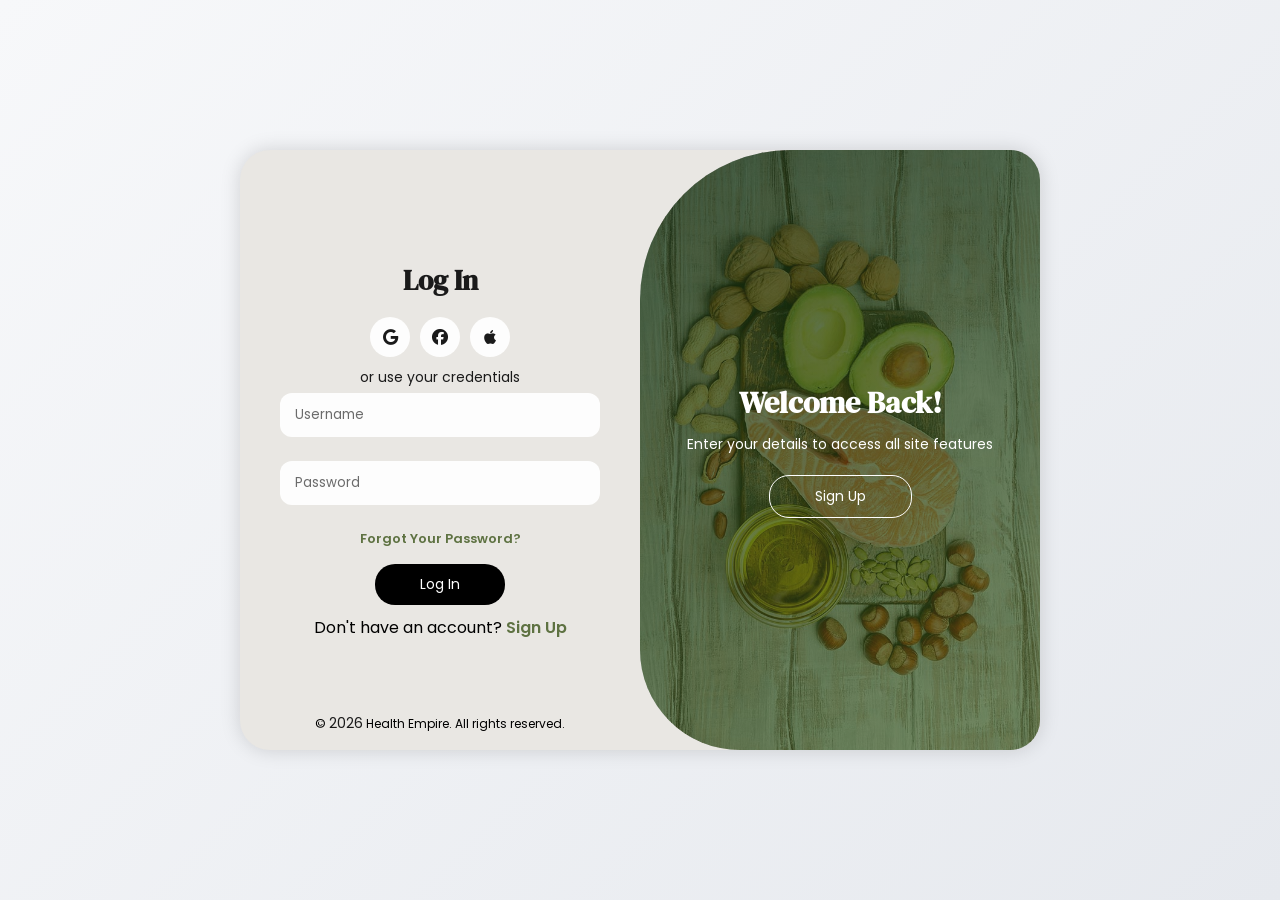
<file: login-signup.html>
<!doctype html>
<html lang="en">
  <head>
    <title>Health Empire - Login</title>
    <meta charset="UTF-8" />
    <meta name="viewport" content="width=device-width, initial-scale=1.0" />
    <link rel="icon" type="image/x-icon" href="images/logo.png" />

    <link
      rel="stylesheet"
      href="https://cdnjs.cloudflare.com/ajax/libs/font-awesome/6.4.0/css/all.min.css"
    />
    <link
      href="https://fonts.googleapis.com/css2?family=Poppins:wght@100;300;400;500;600;700;800&family=DM+Serif+Display&display=swap"
      rel="stylesheet"
    />
    <link rel="stylesheet" href="css/global.css" />
    <link rel="stylesheet" href="css/login-signup.css" />
  </head>
  <body>
    <div class="container" id="container">
      <!-- SIGN UP -->
      <div class="form-container sign-up">
        <form id="signup-form">
          <h1 class="section-header">Sign Up</h1>
          <div class="social-icons">
            <a href="https://www.google.com/" title="Google"
              ><i class="fa-brands fa-google"></i
            ></a>
            <a href="https://web.facebook.com/?_rdc=1&_rdr#" title="Facebook"
              ><i class="fa-brands fa-facebook"></i
            ></a>
            <a href="https://www.apple.com/eg/" title="Apple"
              ><i class="fa-brands fa-apple"></i
            ></a>
          </div>
          <span>or use your email</span>
          <input type="text" placeholder="Username" id="signup-username" />
          <small class="error" id="signup-username-error"></small>
          <input type="email" placeholder="Email" id="signup-email" />
          <small class="error" id="signup-email-error"></small>
          <input type="password" placeholder="Password" id="signup-password" />
          <small class="error" id="signup-password-error"></small>
          <button type="submit" id="signup-button">Sign Up</button>
        </form>
        <p class="mobile-switch">
          Already have an account? <a id="go-login">Log In</a>
        </p>
        <footer class="signup-footer">
          <p>&copy; 2026 Health Empire. All rights reserved.</p>
        </footer>
      </div>

      <!-- LOGIN -->
      <div class="form-container log-in">
        <form id="login-form">
          <h1 class="section-header">Log In</h1>
          <div class="social-icons">
            <a href="https://www.google.com/" title="Google"
              ><i class="fa-brands fa-google"></i
            ></a>
            <a href="https://web.facebook.com/" title="Facebook"
              ><i class="fa-brands fa-facebook"></i
            ></a>
            <a href="https://www.apple.com/eg/" title="Apple"
              ><i class="fa-brands fa-apple"></i
            ></a>
          </div>
          <span>or use your credentials</span>
          <input type="text" placeholder="Username" id="login-email" />
          <small class="error" id="login-username-error"></small>
          <input type="password" placeholder="Password" id="login-password" />
          <small class="error" id="login-password-error"></small>
          <a href="#" class="forgot-link" id="forgot-password">Forgot Your Password?</a>
          <button type="submit" id="login-button">Log In</button>
        </form>
        <p class="mobile-switch">
          Don't have an account? <a id="go-signup">Sign Up</a>
        </p>
        <footer class="login-footer">
          <p>
            &copy; <span id="current-year"></span> Health Empire. All rights
            reserved.
          </p>
        </footer>
      </div>

      <!-- TOGGLE PANEL (desktop only) -->
      <div class="toggle-container">
        <div class="toggle">
          <!-- RIGHT panel: show when NOT active (default: login visible) -->
          <div class="toggle-panel toggle-right">
            <h1 class="toggle-title">Hello Friend!</h1>
            <p class="toggle-paragraph">
              Register with your details to use all site features
            </p>
            <button type="button" class="hidden" id="login">Log In</button>
          </div>
          <!-- LEFT panel: show when active (signup visible) -->
          <div class="toggle-panel toggle-left">
            <h1 class="toggle-title">Welcome Back!</h1>
            <p class="toggle-paragraph">
              Enter your details to access all site features
            </p>
            <button type="button" class="hidden" id="signup">Sign Up</button>
          </div>
        </div>
      </div>
    </div>
    <!-- PASSWORD RESET MODAL -->
    <div class="reset-modal" id="reset-modal" aria-hidden="true">
      <div class="reset-box" role="dialog" aria-labelledby="reset-title">
        <button type="button" class="reset-close" id="reset-close">
          <i class="fa-solid fa-xmark"></i>
        </button>
        <h2 id="reset-title">Reset Password</h2>
        <p>Enter your email and we will send reset instructions.</p>
        <form id="reset-form">
          <input type="email" id="reset-email" placeholder="Email" />
          <small class="error" id="reset-email-error"></small>
          <button type="submit">Send Link</button>
        </form>
      </div>
    </div>
  </body>
  <script src="js/login-signup.js"></script>
</html>
</file>
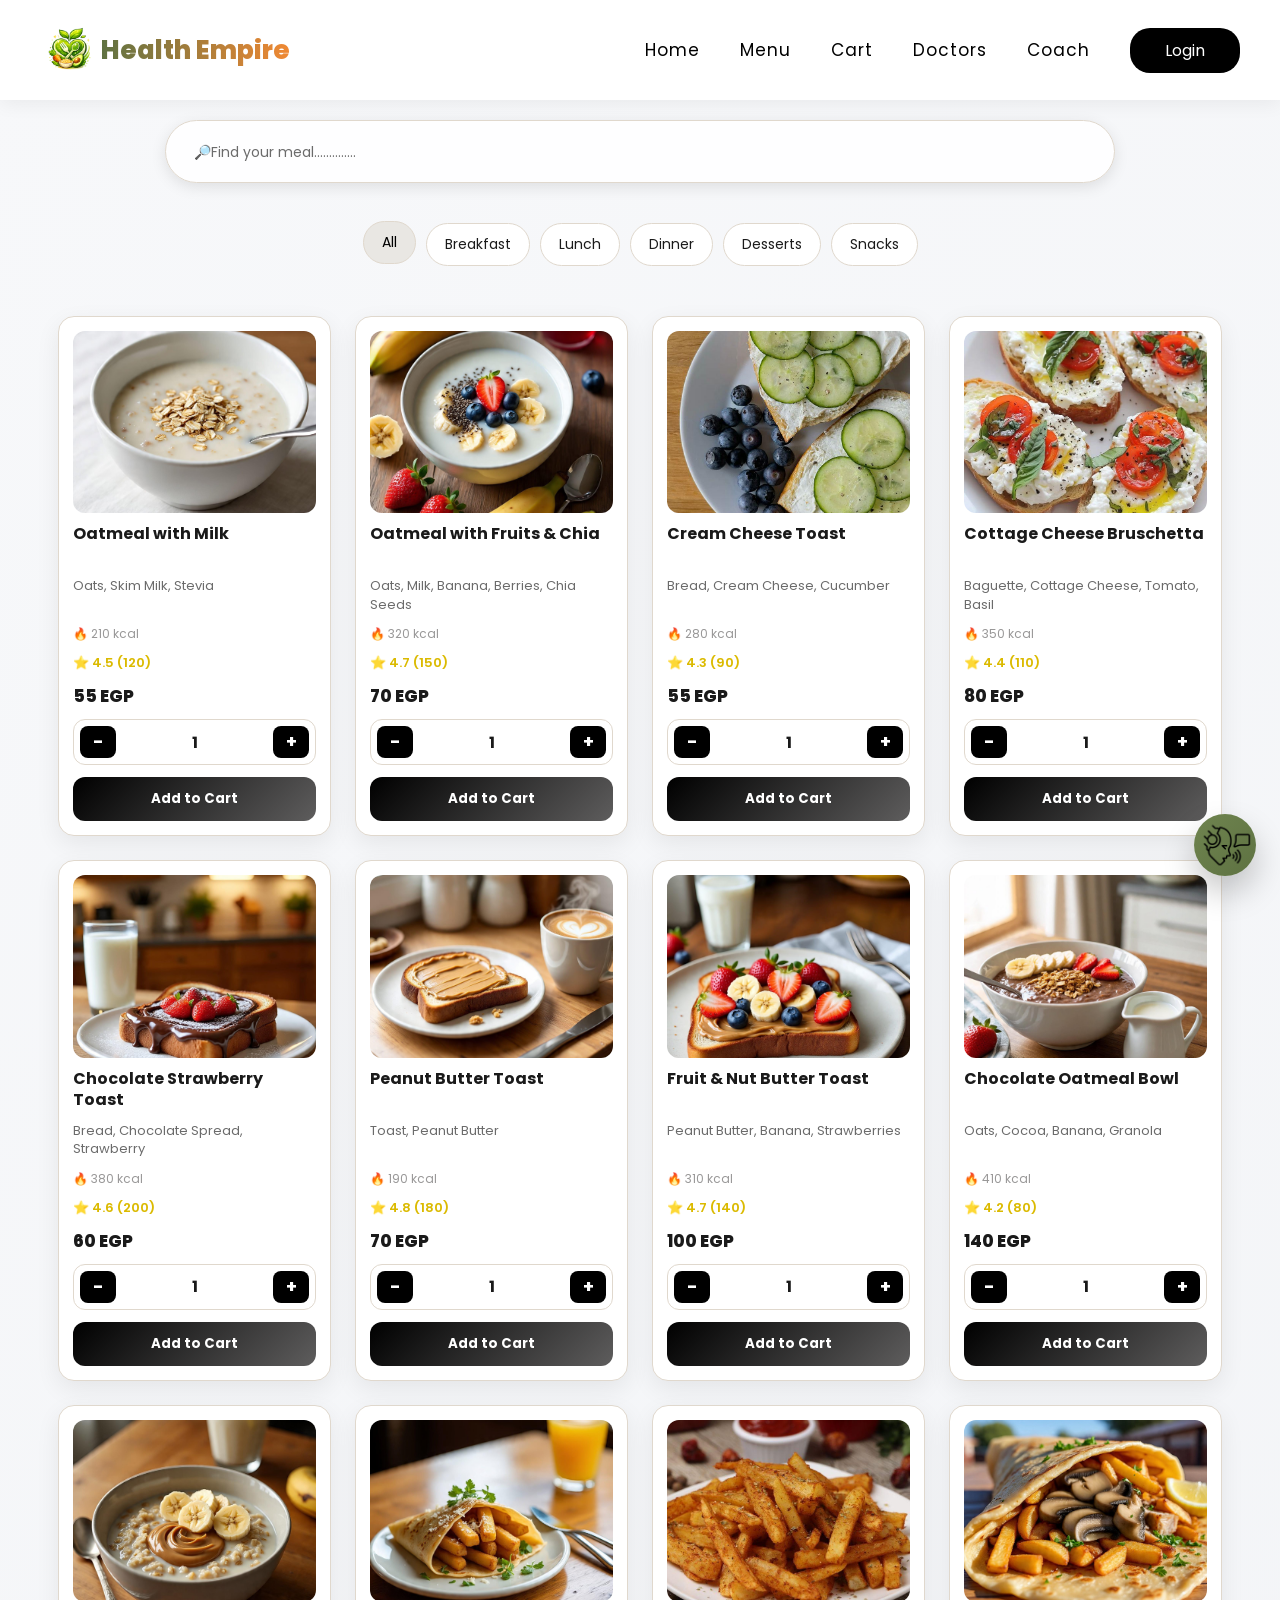
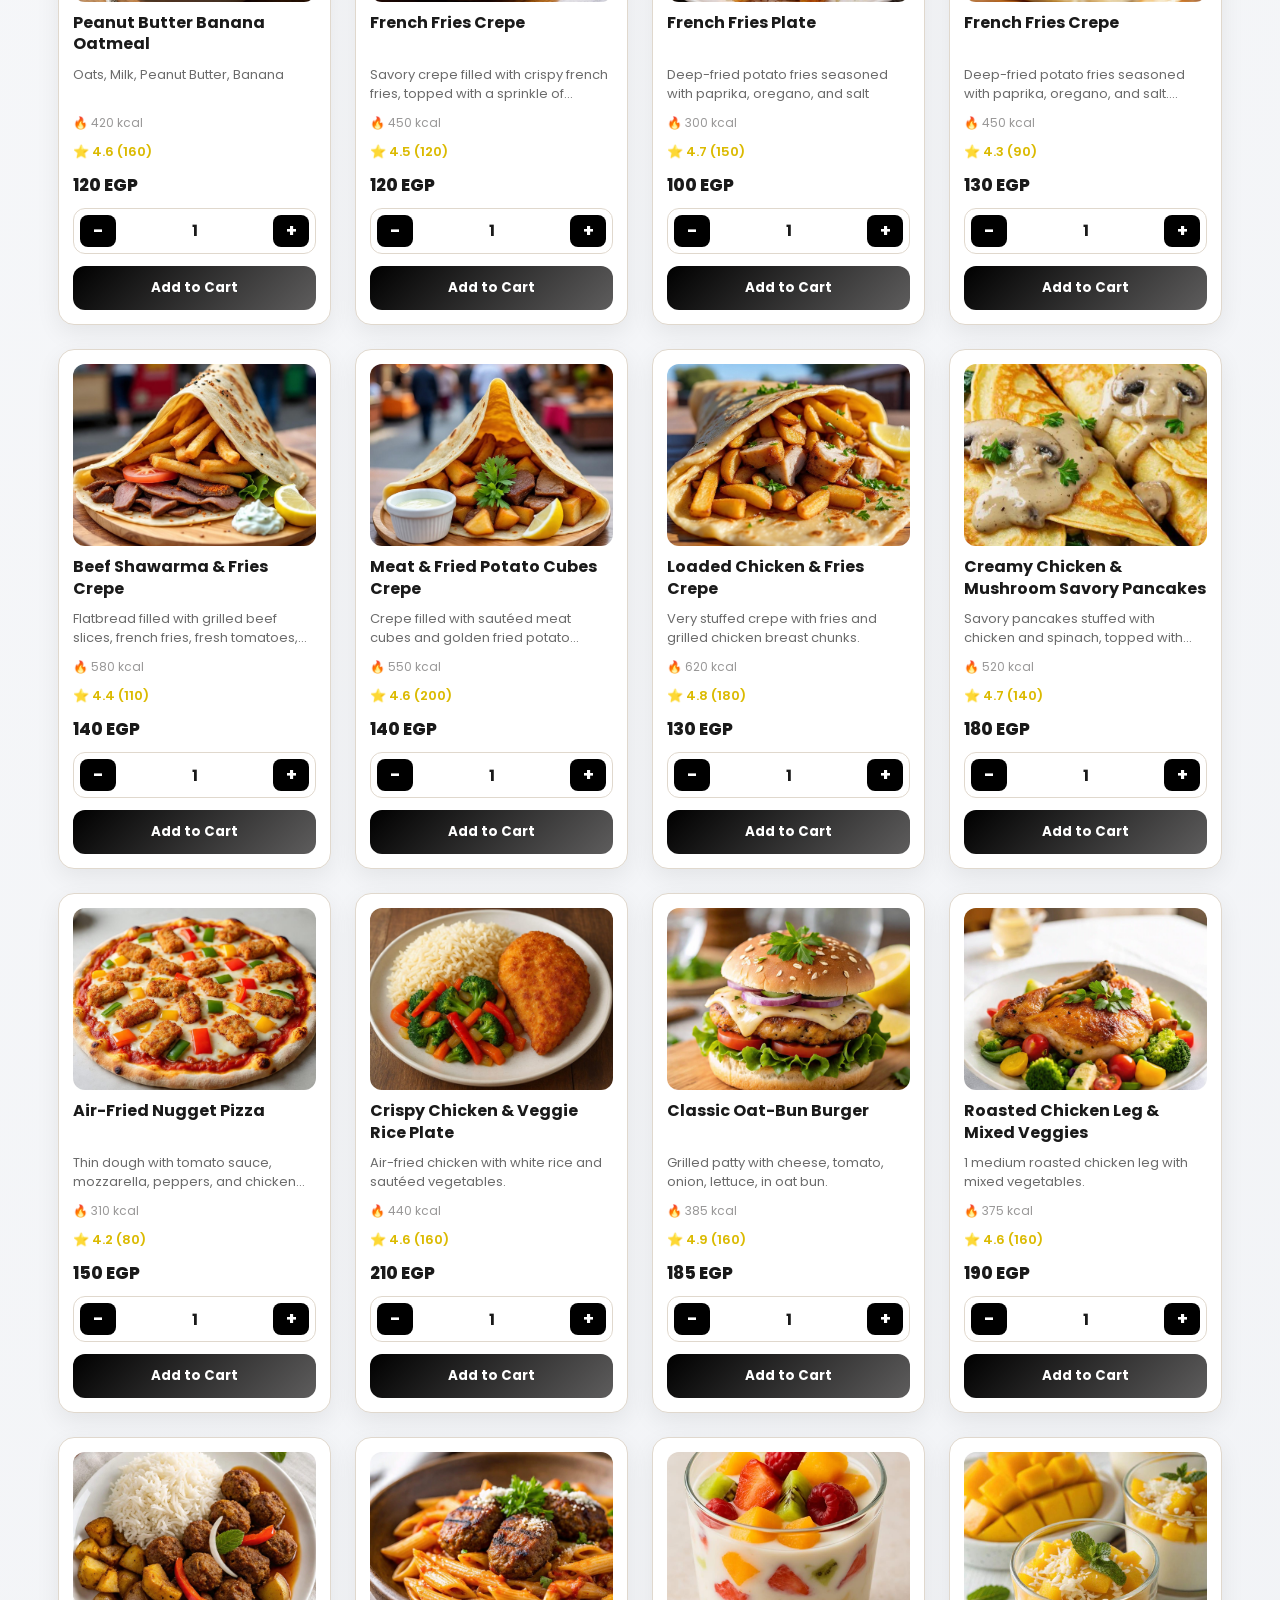
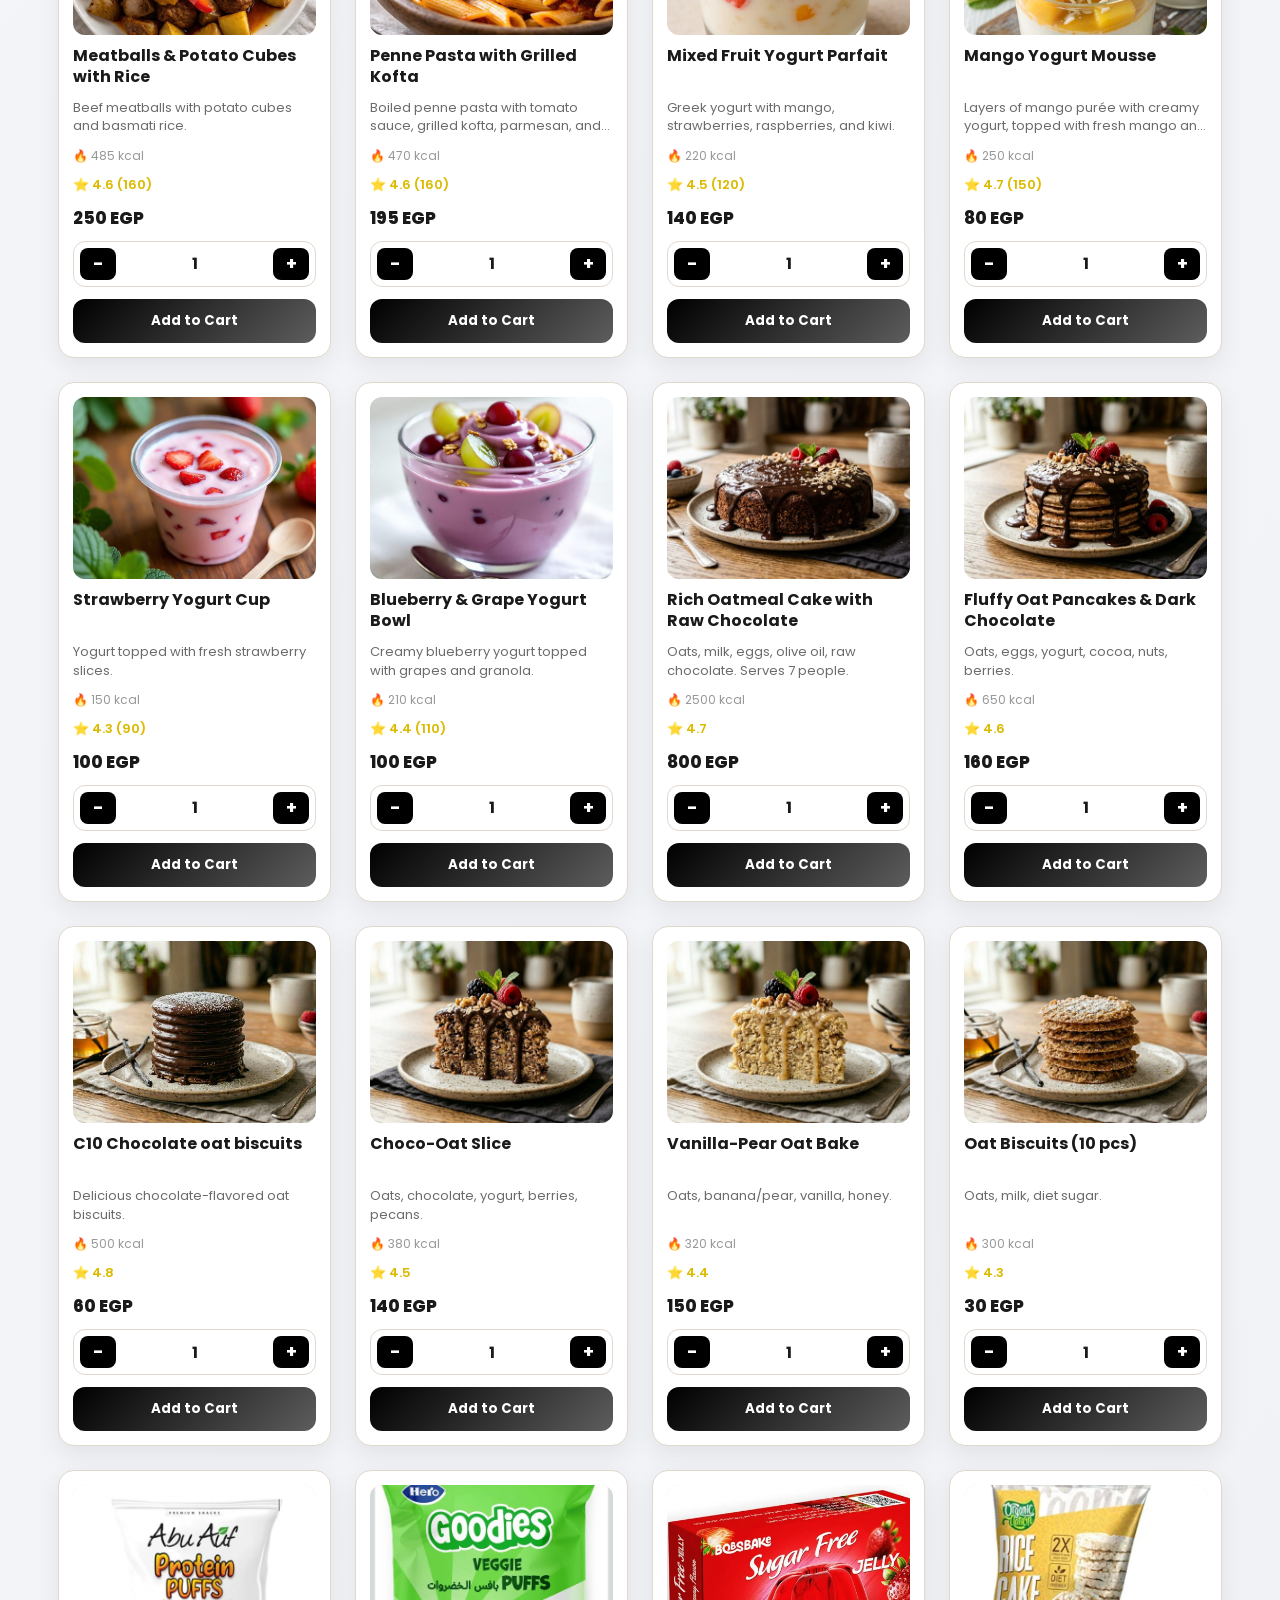
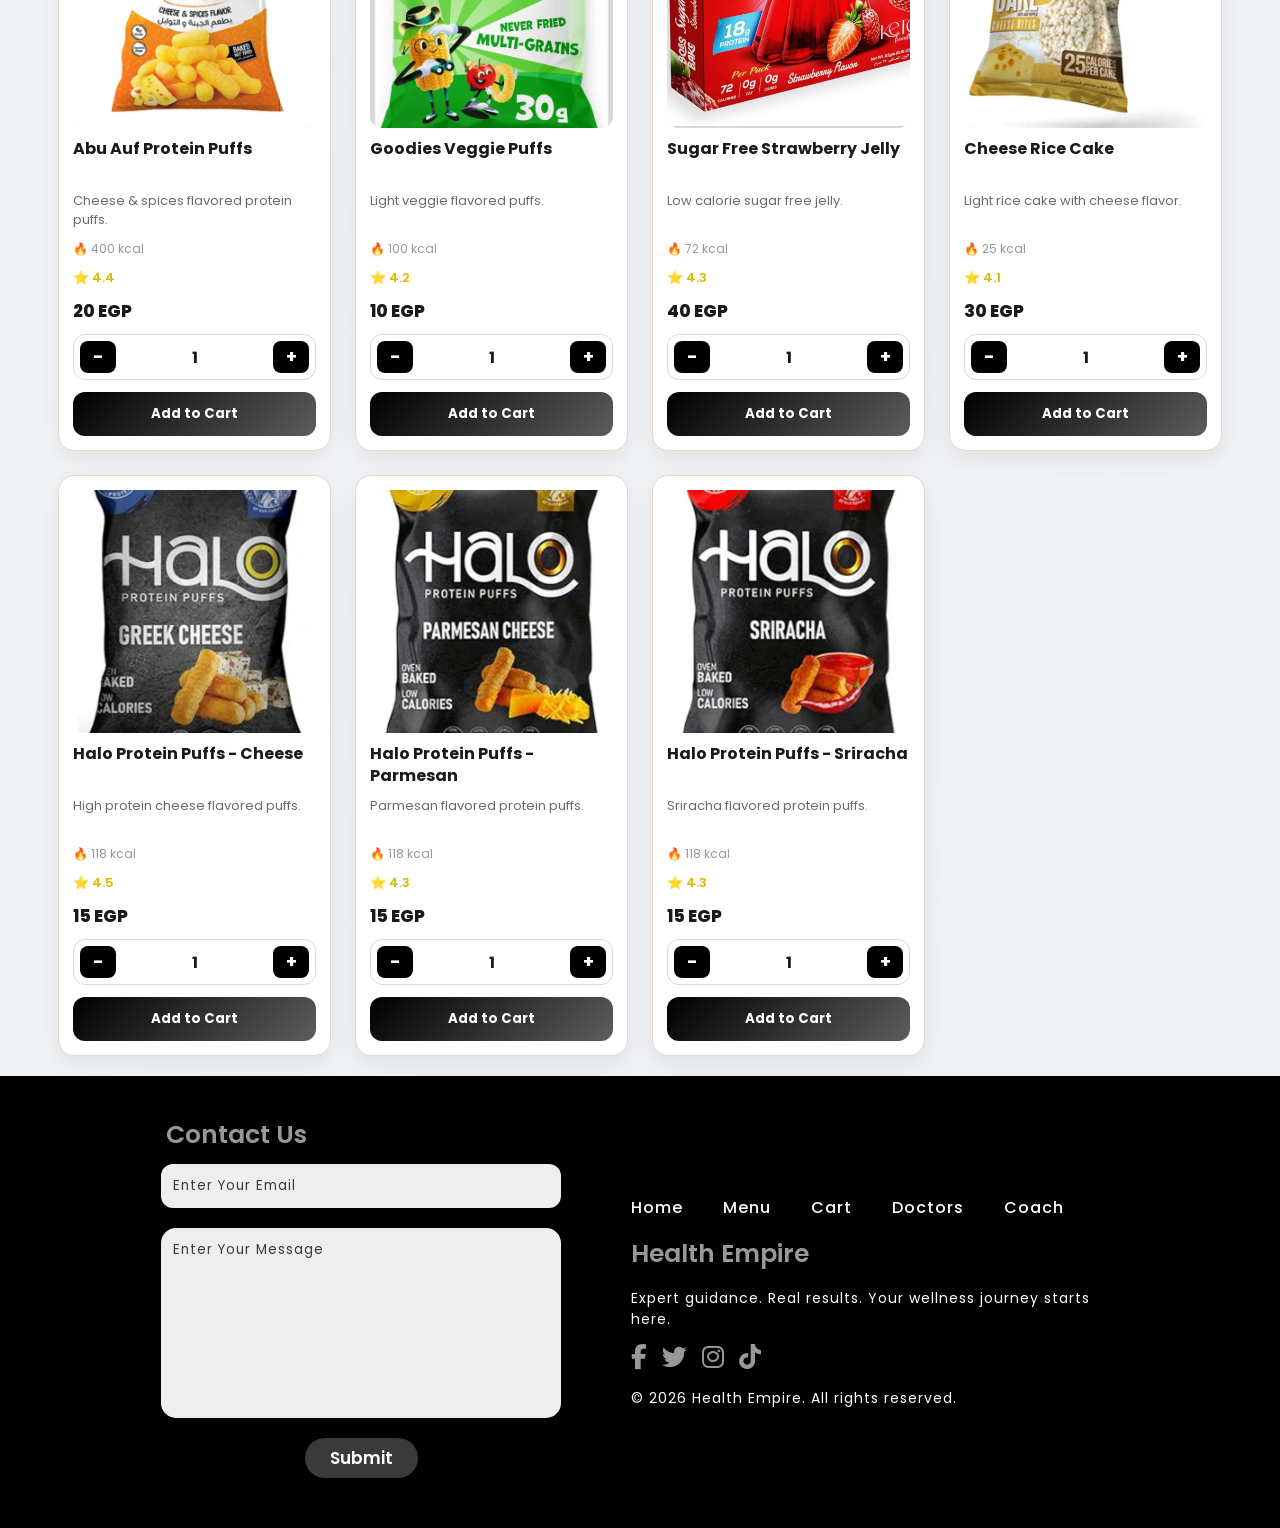
<file: menu.html>
<!doctype html>
<html lang="en">
  <head>
    <meta charset="UTF-8" />
    <meta name="viewport" content="width=device-width, initial-scale=1.0" />
    <link rel="icon" type="image/x-icon" href="images/logo.png" />
    <link
      rel="stylesheet"
      href="https://cdnjs.cloudflare.com/ajax/libs/font-awesome/6.4.0/css/all.min.css"
    />
    <link rel="stylesheet" href="css/style.css" />
    <link rel="stylesheet" href="css/global.css" />
    <link rel="stylesheet" href="css/menu.css" />
    <title>Health Empire - Menu</title>
    <link rel="stylesheet" href="css/ai.css" />
  </head>

  <body>
    <button id="ai-fab"><img src="images/ai.png" alt="AI Assistant" class="ai-icon"></button>
    <div id="chat-modal" class="chat-modal">
      <div class="chat-header">
        <h4>NutriBot AI</h4>
        <button id="close-chat">✖</button>
      </div>

      <div id="messages"></div>

      <div class="input-box">
        <input id="userInput" placeholder="Ask NutriBot..." />
        <button id="sendBtn">Send</button>
      </div>
    </div>
    <nav class="navbar">
      <!-- Website logo and name -->
      <a href="index.html">
        <header class="logo">
          <img
            class="nav-logo"
            src="images/logo.png"
            alt="Health Empire Logo"
          />
          <h3>Health Empire</h3>
        </header>
      </a>

      <!-- Navigation links container -->
      <div class="nav-links-container">
        <ul class="nav-links" id="nav-links">
          <li class="nav-link"><a href="index.html">Home</a></li>
          <li class="nav-link"><a href="menu.html">Menu</a></li>
          <li class="nav-link"><a href="Cart.html">Cart</a></li>
          <li class="nav-link"><a href="doctors.html">Doctors</a></li>
          <li class="nav-link"><a href="coaches.html">Coach</a></li>
        </ul>
        <div class="nav-right">
  <!-- لما يكون logged out -->
  <a href="login-signup.html" id="login-btn">
    <button class="login-button">Login</button>
  </a>
 
  <!-- لما يكون logged in (مخفي في البداية) -->
  <div class="profile-menu" id="profile-menu" style="display:none;">
    <div class="profile-trigger" id="profile-trigger">
      <i class="fa-solid fa-circle-user profile-icon"></i>
      <span id="profile-username"></span>
      <i class="fa-solid fa-chevron-down profile-arrow"></i>
    </div>
    <div class="profile-dropdown" id="profile-dropdown">
      <p id="dropdown-username"></p>
      <p id="dropdown-email"></p>
      <hr>
      <button onclick="logout()" class="logout-btn">
        <i class="fa-solid fa-right-from-bracket"></i> Logout
      </button>
    </div>
  </div>
 
  <div id="menu-toggle"><i class="fa-solid fa-bars"></i></div>
</div>
      </div>
    </nav>
    <!-- هنا الفورم بتاع السيرش اللي المستخدم بيكتب فيه اسم الوجبة عشان يدور عليها -->
    <form>
      <div>
        <input
          id="searchInput"
          type="text"
          placeholder=" 🔎Find your meal.............."
        />
      </div>
    </form>
    <!-- هنا قسم الكاتيجوريز أو التصنيفات اللي المستخدم يقدر يفلتر بيها الوجبات -->
    <div class="categories">
      <div class="card active">All</div>
      <div class="card">Breakfast</div>
      <div class="card">Lunch</div>
      <div class="card">Dinner</div>
      <div class="card">Desserts</div>
      <div class="card">Snacks</div>
    </div>
    <section class="menu">
    <!-- وجبات الفطار هنا-->
    <div class="breakfast-section">
      <!-- كل كارد هنا بيمثل وجبة فطار كاملة فيها صورة واسم وسعر وسعرات وتقييم وزرار إضافة للسلة -->
      <div class="product-card breakfast">
        <img src="images/imgmenu/1.jpeg" alt="Oatmeal with Milk" />
        <h3>Oatmeal with Milk</h3>
        <p>Oats, Skim Milk, Stevia</p>

        <div class="kcal">🔥 210 kcal</div>
        <div class="rating">⭐ 4.5 (120)</div>
        <div class="price">55 EGP</div>

        <div class="qty">
          <button type="button">-</button>
          <span>1</span>
          <button type="button">+</button>
        </div>

        <button type="button" class="add-btn">Add to Cart</button>
      </div>

      <div class="product-card breakfast">
        <img src="images/imgmenu/2.jpeg" alt="Oatmeal with Fruits & Chia" />
        <h3>Oatmeal with Fruits & Chia</h3>
        <p>Oats, Milk, Banana, Berries, Chia Seeds</p>

        <div class="kcal">🔥 320 kcal</div>
        <div class="rating">⭐ 4.7 (150)</div>
        <div class="price">70 EGP</div>

        <div class="qty">
          <button type="button">-</button>
          <span>1</span>
          <button type="button">+</button>
        </div>

        <button type="button" class="add-btn">Add to Cart</button>
      </div>

      <div class="product-card breakfast">
        <img src="images/imgmenu/3.jpeg" alt="Cream Cheese Toast" />
        <h3>Cream Cheese Toast</h3>
        <p>Bread, Cream Cheese, Cucumber</p>

        <div class="kcal">🔥 280 kcal</div>
        <div class="rating">⭐ 4.3 (90)</div>
        <div class="price">55 EGP</div>

        <div class="qty">
          <button type="button">-</button>
          <span>1</span>
          <button type="button">+</button>
        </div>

        <button type="button" class="add-btn">Add to Cart</button>
      </div>

      <div class="product-card breakfast">
        <img src="images/imgmenu/4.jpeg" alt="Cottage Cheese Bruschetta" />
        <h3>Cottage Cheese Bruschetta</h3>
        <p>Baguette, Cottage Cheese, Tomato, Basil</p>

        <div class="kcal">🔥 350 kcal</div>
        <div class="rating">⭐ 4.4 (110)</div>
        <div class="price">80 EGP</div>

        <div class="qty">
          <button type="button">-</button>
          <span>1</span>
          <button type="button">+</button>
        </div>

        <button type="button" class="add-btn">Add to Cart</button>
      </div>

      <div class="product-card breakfast">
        <img src="images/imgmenu/5.jpeg" alt="Chocolate Strawberry Toast" />
        <h3>Chocolate Strawberry Toast</h3>
        <p>Bread, Chocolate Spread, Strawberry</p>

        <div class="kcal">🔥 380 kcal</div>
        <div class="rating">⭐ 4.6 (200)</div>
        <div class="price">60 EGP</div>

        <div class="qty">
          <button type="button">-</button>
          <span>1</span>
          <button type="button">+</button>
        </div>

        <button type="button" class="add-btn">Add to Cart</button>
      </div>

      <div class="product-card breakfast">
        <img src="images/imgmenu/6.jpeg" alt="Peanut Butter Toast" />
        <h3>Peanut Butter Toast</h3>
        <p>Toast, Peanut Butter</p>

        <div class="kcal">🔥 190 kcal</div>
        <div class="rating">⭐ 4.8 (180)</div>
        <div class="price">70 EGP</div>

        <div class="qty">
          <button type="button">-</button>
          <span>1</span>
          <button type="button">+</button>
        </div>

        <button type="button" class="add-btn">Add to Cart</button>
      </div>

      <div class="product-card breakfast">
        <img src="images/imgmenu/7.jpeg" alt="Fruit & Nut Butter Toast" />
        <h3>Fruit & Nut Butter Toast</h3>
        <p>Peanut Butter, Banana, Strawberries</p>

        <div class="kcal">🔥 310 kcal</div>
        <div class="rating">⭐ 4.7 (140)</div>
        <div class="price">100 EGP</div>

        <div class="qty">
          <button type="button">-</button>
          <span>1</span>
          <button type="button">+</button>
        </div>

        <button type="button" class="add-btn">Add to Cart</button>
      </div>

      <div class="product-card breakfast">
        <img src="images/imgmenu/8.jpeg" alt="Chocolate Oatmeal Bowl" />
        <h3>Chocolate Oatmeal Bowl</h3>
        <p>Oats, Cocoa, Banana, Granola</p>

        <div class="kcal">🔥 410 kcal</div>
        <div class="rating">⭐ 4.2 (80)</div>
        <div class="price">140 EGP</div>

        <div class="qty">
          <button type="button">-</button>
          <span>1</span>
          <button type="button">+</button>
        </div>

        <button type="button" class="add-btn">Add to Cart</button>
      </div>

      <div class="product-card breakfast">
        <img src="images/imgmenu/9.jpeg" alt="Peanut Butter Banana Oatmeal" />
        <h3>Peanut Butter Banana Oatmeal</h3>
        <p>Oats, Milk, Peanut Butter, Banana</p>

        <div class="kcal">🔥 420 kcal</div>
        <div class="rating">⭐ 4.6 (160)</div>
        <div class="price">120 EGP</div>

        <div class="qty">
          <button type="button">-</button>
          <span>1</span>
          <button type="button">+</button>
        </div>

        <button type="button" class="add-btn">Add to Cart</button>
      </div>
    </div>

    <!-- هنا وجبات الغدا -->
    <div class="lunch-section">
      <!-- كل كارد هنا بيمثل وجبة غداء كاملة فيها صورة واسم وسعر وسعرات وتقييم وزرار إضافة للسلة -->
      <div class="product-card lunch">
        <img src="images/imgmenu/10.jpeg" alt="French Fries Crepe" />
        <h3>French Fries Crepe</h3>
        <p>
          Savory crepe filled with crispy french fries, topped with a sprinkle
          of cheese and parsley
        </p>

        <div class="kcal">🔥 450 kcal</div>
        <div class="rating">⭐ 4.5 (120)</div>
        <div class="price">120 EGP</div>

        <div class="qty">
          <button type="button">-</button>
          <span>1</span>
          <button type="button">+</button>
        </div>

        <button type="button" class="add-btn">Add to Cart</button>
      </div>

      <div class="product-card lunch">
        <img src="images/imgmenu/11.jpeg" alt="French Fries Plate" />
        <h3>French Fries Plate</h3>
        <p>Deep-fried potato fries seasoned with paprika, oregano, and salt</p>

        <div class="kcal">🔥 300 kcal</div>
        <div class="rating">⭐ 4.7 (150)</div>
        <div class="price">100 EGP</div>

        <div class="qty">
          <button type="button">-</button>
          <span>1</span>
          <button type="button">+</button>
        </div>

        <button type="button" class="add-btn">Add to Cart</button>
      </div>

      <div class="product-card lunch">
        <img src="images/imgmenu/12.jpeg" alt="French Fries Crepe" />
        <h3>French Fries Crepe</h3>
        <p>
          Deep-fried potato fries seasoned with paprika, oregano, and salt.
          Served with ketchup and mayonnaise on the side.
        </p>

        <div class="kcal">🔥 450 kcal</div>
        <div class="rating">⭐ 4.3 (90)</div>
        <div class="price">130 EGP</div>

        <div class="qty">
          <button type="button">-</button>
          <span>1</span>
          <button type="button">+</button>
        </div>

        <button type="button" class="add-btn">Add to Cart</button>
      </div>

      <div class="product-card lunch">
        <img src="images/imgmenu/13.jpeg" alt="Beef Shawarma & Fries Crepe" />
        <h3>Beef Shawarma & Fries Crepe</h3>
        <p>
          Flatbread filled with grilled beef slices, french fries, fresh
          tomatoes, lettuce, and garlic sauce.
        </p>

        <div class="kcal">🔥 580 kcal</div>
        <div class="rating">⭐ 4.4 (110)</div>
        <div class="price">140 EGP</div>

        <div class="qty">
          <button type="button">-</button>
          <span>1</span>
          <button type="button">+</button>
        </div>

        <button type="button" class="add-btn">Add to Cart</button>
      </div>

      <div class="product-card lunch">
        <img
          src="images/imgmenu/14.jpeg"
          alt="Meat & Fried Potato Cubes Crepe"
        />
        <h3>Meat & Fried Potato Cubes Crepe</h3>
        <p>
          Crepe filled with sautéed meat cubes and golden fried potato cubes,
          served with dipping sauce.
        </p>

        <div class="kcal">🔥 550 kcal</div>
        <div class="rating">⭐ 4.6 (200)</div>
        <div class="price">140 EGP</div>

        <div class="qty">
          <button type="button">-</button>
          <span>1</span>
          <button type="button">+</button>
        </div>

        <button type="button" class="add-btn">Add to Cart</button>
      </div>

      <div class="product-card lunch">
        <img src="images/imgmenu/15.jpeg" alt="Loaded Chicken & Fries Crepe" />
        <h3>Loaded Chicken & Fries Crepe</h3>
        <p>Very stuffed crepe with fries and grilled chicken breast chunks.</p>

        <div class="kcal">🔥 620 kcal</div>
        <div class="rating">⭐ 4.8 (180)</div>
        <div class="price">130 EGP</div>

        <div class="qty">
          <button type="button">-</button>
          <span>1</span>
          <button type="button">+</button>
        </div>

        <button type="button" class="add-btn">Add to Cart</button>
      </div>

      <div class="product-card lunch">
        <img
          src="images/imgmenu/16.jpeg"
          alt="Creamy Chicken & Mushroom Pancakes"
        />
        <h3>Creamy Chicken & Mushroom Savory Pancakes</h3>
        <p>
          Savory pancakes stuffed with chicken and spinach, topped with creamy
          mushroom sauce.
        </p>

        <div class="kcal">🔥 520 kcal</div>
        <div class="rating">⭐ 4.7 (140)</div>
        <div class="price">180 EGP</div>

        <div class="qty">
          <button type="button">-</button>
          <span>1</span>
          <button type="button">+</button>
        </div>

        <button type="button" class="add-btn">Add to Cart</button>
      </div>

      <div class="product-card lunch">
        <img src="images/imgmenu/17.jpeg" alt="Air-Fried Nugget Pizza" />
        <h3>Air-Fried Nugget Pizza</h3>
        <p>
          Thin dough with tomato sauce, mozzarella, peppers, and chicken
          nuggets.
        </p>

        <div class="kcal">🔥 310 kcal</div>
        <div class="rating">⭐ 4.2 (80)</div>
        <div class="price">150 EGP</div>

        <div class="qty">
          <button type="button">-</button>
          <span>1</span>
          <button type="button">+</button>
        </div>

        <button type="button" class="add-btn">Add to Cart</button>
      </div>

      <div class="product-card lunch">
        <img
          src="images/imgmenu/18.jpeg"
          alt="Crispy Chicken & Veggie Rice Plate"
        />
        <h3>Crispy Chicken & Veggie Rice Plate</h3>
        <p>Air-fried chicken with white rice and sautéed vegetables.</p>

        <div class="kcal">🔥 440 kcal</div>
        <div class="rating">⭐ 4.6 (160)</div>
        <div class="price">210 EGP</div>

        <div class="qty">
          <button type="button">-</button>
          <span>1</span>
          <button type="button">+</button>
        </div>

        <button type="button" class="add-btn">Add to Cart</button>
      </div>

      <div class="product-card lunch">
        <img src="images/imgmenu/19.jpeg" alt="Classic Oat-Bun Burger" />
        <h3>Classic Oat-Bun Burger</h3>
        <p>Grilled patty with cheese, tomato, onion, lettuce, in oat bun.</p>

        <div class="kcal">🔥 385 kcal</div>
        <div class="rating">⭐ 4.9 (160)</div>
        <div class="price">185 EGP</div>

        <div class="qty">
          <button type="button">-</button>
          <span>1</span>
          <button type="button">+</button>
        </div>

        <button type="button" class="add-btn">Add to Cart</button>
      </div>

      <div class="product-card lunch">
        <img src="images/imgmenu/20.jpeg" alt="Roasted Chicken Leg & Veggies" />
        <h3>Roasted Chicken Leg & Mixed Veggies</h3>
        <p>1 medium roasted chicken leg with mixed vegetables.</p>

        <div class="kcal">🔥 375 kcal</div>
        <div class="rating">⭐ 4.6 (160)</div>
        <div class="price">190 EGP</div>

        <div class="qty">
          <button type="button">-</button>
          <span>1</span>
          <button type="button">+</button>
        </div>

        <button type="button" class="add-btn">Add to Cart</button>
      </div>

      <div class="product-card lunch">
        <img
          src="images/imgmenu/21.jpeg"
          alt="Meatballs & Potato Cubes with Rice"
        />
        <h3>Meatballs & Potato Cubes with Rice</h3>
        <p>Beef meatballs with potato cubes and basmati rice.</p>

        <div class="kcal">🔥 485 kcal</div>
        <div class="rating">⭐ 4.6 (160)</div>
        <div class="price">250 EGP</div>

        <div class="qty">
          <button type="button">-</button>
          <span>1</span>
          <button type="button">+</button>
        </div>

        <button type="button" class="add-btn">Add to Cart</button>
      </div>

      <div class="product-card lunch">
        <img
          src="images/imgmenu/22.jpeg"
          alt="Penne Pasta with Grilled Kofta"
        />
        <h3>Penne Pasta with Grilled Kofta</h3>
        <p>
          Boiled penne pasta with tomato sauce, grilled kofta, parmesan, and
          parsley.
        </p>

        <div class="kcal">🔥 470 kcal</div>
        <div class="rating">⭐ 4.6 (160)</div>
        <div class="price">195 EGP</div>

        <div class="qty">
          <button type="button">-</button>
          <span>1</span>
          <button type="button">+</button>
        </div>

        <button type="button" class="add-btn">Add to Cart</button>
      </div>
    </div>
    <!-- هنا وجبات العشا -->
    <div class="dinner-section">
      <!-- كل كارد هنا بيمثل وجبة عشاء كاملة فيها صورة واسم وسعر وسعرات وتقييم وزرار إضافة للسلة -->
      <div class="product-card dinner">
        <img src="images/imgmenu/23.jpeg" alt="Mixed Fruit Yogurt Parfait" />
        <h3>Mixed Fruit Yogurt Parfait</h3>
        <p>Greek yogurt with mango, strawberries, raspberries, and kiwi.</p>

        <div class="kcal">🔥 220 kcal</div>
        <div class="rating">⭐ 4.5 (120)</div>
        <div class="price">140 EGP</div>

        <div class="qty">
          <button type="button">-</button>
          <span>1</span>
          <button type="button">+</button>
        </div>

        <button type="button" class="add-btn">Add to Cart</button>
      </div>

      <div class="product-card dinner">
        <img src="images/imgmenu/24.jpeg" alt="Mango Yogurt Mousse" />
        <h3>Mango Yogurt Mousse</h3>
        <p>
          Layers of mango purée with creamy yogurt, topped with fresh mango and
          mint.
        </p>

        <div class="kcal">🔥 250 kcal</div>
        <div class="rating">⭐ 4.7 (150)</div>
        <div class="price">80 EGP</div>

        <div class="qty">
          <button type="button">-</button>
          <span>1</span>
          <button type="button">+</button>
        </div>

        <button type="button" class="add-btn">Add to Cart</button>
      </div>

      <div class="product-card dinner">
        <img src="images/imgmenu/25.jpeg" alt="Strawberry Yogurt Cup" />
        <h3>Strawberry Yogurt Cup</h3>
        <p>Yogurt topped with fresh strawberry slices.</p>

        <div class="kcal">🔥 150 kcal</div>
        <div class="rating">⭐ 4.3 (90)</div>
        <div class="price">100 EGP</div>

        <div class="qty">
          <button type="button">-</button>
          <span>1</span>
          <button type="button">+</button>
        </div>

        <button type="button" class="add-btn">Add to Cart</button>
      </div>

      <div class="product-card dinner">
        <img src="images/imgmenu/26.jpeg" alt="Blueberry & Grape Yogurt Bowl" />
        <h3>Blueberry & Grape Yogurt Bowl</h3>
        <p>Creamy blueberry yogurt topped with grapes and granola.</p>

        <div class="kcal">🔥 210 kcal</div>
        <div class="rating">⭐ 4.4 (110)</div>
        <div class="price">100 EGP</div>

        <div class="qty">
          <button type="button">-</button>
          <span>1</span>
          <button type="button">+</button>
        </div>

        <button type="button" class="add-btn">Add to Cart</button>
      </div>
    </div>

    <!-- هنا بداية الحلويات -->
    <div class="desserts-section">
      <!-- كل كارد هنا بيمثل سكشن الحلويات بشكل كامل فيها صورة واسم وسعر وسعرات وتقييم وزرار إضافة للسلة -->
      <div class="product-card dessert">
        <img src="images/imgmenu/27.jpeg" alt="Rich Oatmeal Cake" />
        <h3>Rich Oatmeal Cake with Raw Chocolate</h3>
        <p>Oats, milk, eggs, olive oil, raw chocolate. Serves 7 people.</p>

        <div class="kcal">🔥 2500 kcal</div>
        <div class="rating">⭐ 4.7</div>
        <div class="price">800 EGP</div>

        <div class="qty">
          <button type="button">-</button>
          <span>1</span>
          <button type="button">+</button>
        </div>

        <button type="button" class="add-btn">Add to Cart</button>
      </div>

      <div class="product-card dessert">
        <img src="images/imgmenu/28.jpeg" alt="Fluffy Oat Pancakes" />
        <h3>Fluffy Oat Pancakes & Dark Chocolate</h3>
        <p>Oats, eggs, yogurt, cocoa, nuts, berries.</p>

        <div class="kcal">🔥 650 kcal</div>
        <div class="rating">⭐ 4.6</div>
        <div class="price">160 EGP</div>

        <div class="qty">
          <button type="button">-</button>
          <span>1</span>
          <button type="button">+</button>
        </div>

        <button type="button" class="add-btn">Add to Cart</button>
      </div>
      <div class="product-card dessert">
        <img src="images/imgmenu/40.jpeg" alt="C10 Chocolate oat biscuits" />
        <h3>C10 Chocolate oat biscuits</h3>
        <p>Delicious chocolate-flavored oat biscuits.</p>

        <div class="kcal">🔥 500 kcal</div>
        <div class="rating">⭐ 4.8</div>
        <div class="price">60 EGP</div>

        <div class="qty">
          <button type="button">-</button>
          <span>1</span>
          <button type="button">+</button>
        </div>

        <button type="button" class="add-btn">Add to Cart</button>
      </div>

      <div class="product-card dessert">
        <img src="images/imgmenu/29.jpeg" alt="Choco Oat Slice" />
        <h3>Choco-Oat Slice</h3>
        <p>Oats, chocolate, yogurt, berries, pecans.</p>

        <div class="kcal">🔥 380 kcal</div>
        <div class="rating">⭐ 4.5</div>
        <div class="price">140 EGP</div>

        <div class="qty">
          <button type="button">-</button>
          <span>1</span>
          <button type="button">+</button>
        </div>

        <button type="button" class="add-btn">Add to Cart</button>
      </div>

      <div class="product-card dessert">
        <img src="images/imgmenu/30.jpeg" alt="Vanilla Pear Oat Bake" />
        <h3>Vanilla-Pear Oat Bake</h3>
        <p>Oats, banana/pear, vanilla, honey.</p>

        <div class="kcal">🔥 320 kcal</div>
        <div class="rating">⭐ 4.4</div>
        <div class="price">150 EGP</div>

        <div class="qty">
          <button type="button">-</button>
          <span>1</span>
          <button type="button">+</button>
        </div>

        <button type="button" class="add-btn">Add to Cart</button>
      </div>

      <div class="product-card dessert">
        <img src="images/imgmenu/31.jpeg" alt="Oat Biscuits" />
        <h3>Oat Biscuits (10 pcs)</h3>
        <p>Oats, milk, diet sugar.</p>

        <div class="kcal">🔥 300 kcal</div>
        <div class="rating">⭐ 4.3</div>
        <div class="price">30 EGP</div>

        <div class="qty">
          <button type="button">-</button>
          <span>1</span>
          <button type="button">+</button>
        </div>

        <button type="button" class="add-btn">Add to Cart</button>
      </div>
    </div>

    <!-- السناكات هنا  -->
    <div class="snacks-section">
      <!-- كل كارد هنا بيمثل السناكسر كاملة فيها صورة واسم وسعر وسعرات وتقييم وزرار إضافة للسلة -->
      <div class="product-card snack">
        <img src="images/imgmenu/33.jpeg" alt="Abu Auf Protein Puffs" />
        <h3>Abu Auf Protein Puffs</h3>
        <p>Cheese & spices flavored protein puffs.</p>

        <div class="kcal">🔥 400 kcal</div>
        <div class="rating">⭐ 4.4</div>
        <div class="price">20 EGP</div>

        <div class="qty">
          <button type="button">-</button>
          <span>1</span>
          <button type="button">+</button>
        </div>

        <button type="button" class="add-btn">Add to Cart</button>
      </div>

      <div class="product-card snack">
        <img src="images/imgmenu/34.jpeg" alt="Goodies Veggie Puffs" />
        <h3>Goodies Veggie Puffs</h3>
        <p>Light veggie flavored puffs.</p>

        <div class="kcal">🔥 100 kcal</div>
        <div class="rating">⭐ 4.2</div>
        <div class="price">10 EGP</div>

        <div class="qty">
          <button type="button">-</button>
          <span>1</span>
          <button type="button">+</button>
        </div>

        <button type="button" class="add-btn">Add to Cart</button>
      </div>

      <div class="product-card snack">
        <img src="images/imgmenu/35.jpeg" alt="Sugar Free Strawberry Jelly" />
        <h3>Sugar Free Strawberry Jelly</h3>
        <p>Low calorie sugar free jelly.</p>

        <div class="kcal">🔥 72 kcal</div>
        <div class="rating">⭐ 4.3</div>
        <div class="price">40 EGP</div>

        <div class="qty">
          <button type="button">-</button>
          <span>1</span>
          <button type="button">+</button>
        </div>

        <button type="button" class="add-btn">Add to Cart</button>
      </div>

      <div class="product-card snack">
        <img src="images/imgmenu/36.jpeg" alt="Cheese Rice Cake" />
        <h3>Cheese Rice Cake</h3>
        <p>Light rice cake with cheese flavor.</p>

        <div class="kcal">🔥 25 kcal</div>
        <div class="rating">⭐ 4.1</div>
        <div class="price">30 EGP</div>

        <div class="qty">
          <button type="button">-</button>
          <span>1</span>
          <button type="button">+</button>
        </div>

        <button type="button" class="add-btn">Add to Cart</button>
      </div>

      <div class="product-card snack">
        <img src="images/imgmenu/37.jpeg" alt="Halo Protein Puffs Cheese" />
        <h3>Halo Protein Puffs - Cheese</h3>
        <p>High protein cheese flavored puffs.</p>

        <div class="kcal">🔥 118 kcal</div>
        <div class="rating">⭐ 4.5</div>
        <div class="price">15 EGP</div>

        <div class="qty">
          <button type="button">-</button>
          <span>1</span>
          <button type="button">+</button>
        </div>

        <button type="button" class="add-btn">Add to Cart</button>
      </div>

      <div class="product-card snack">
        <img src="images/imgmenu/38.jpeg" alt="Halo Protein Puffs Parmesan" />
        <h3>Halo Protein Puffs - Parmesan</h3>
        <p>Parmesan flavored protein puffs.</p>

        <div class="kcal">🔥 118 kcal</div>
        <div class="rating">⭐ 4.3</div>
        <div class="price">15 EGP</div>

        <div class="qty">
          <button type="button">-</button>
          <span>1</span>
          <button type="button">+</button>
        </div>

        <button type="button" class="add-btn">Add to Cart</button>
      </div>

      <div class="product-card snack">
        <img src="images/imgmenu/39.jpeg" alt="Halo Protein Puffs Sriracha" />
        <h3>Halo Protein Puffs - Sriracha</h3>
        <p>Sriracha flavored protein puffs.</p>

        <div class="kcal">🔥 118 kcal</div>
        <div class="rating">⭐ 4.3</div>
        <div class="price">15 EGP</div>

        <div class="qty">
          <button type="button">-</button>
          <span>1</span>
          <button type="button">+</button>
        </div>

        <button type="button" class="add-btn">Add to Cart</button>
      </div>
    </div>
    </section>

    <div id="toast"></div>

    <!-- رسالة تظهر لما البحث ميلاقيش أي نتائج -->
    <div id="noResults">No meals found</div>
    <!-- ================= FOOTER ================= -->
    <footer class="footer">
      <!-- Contact form section -->
      <section class="contact">
        <h3>Contact Us</h3>
        <form action="#" id="contact-form" method="post" novalidate>
          <input
            type="email"
            name="contactEmail"
            id="contact-email"
            placeholder="Enter Your Email"
            required
          />
          <p class="contact-alert"></p>
          <textarea
            name="contactMessage"
            id="contact-message"
            placeholder="Enter Your Message"
            required
          ></textarea>
          <p class="contact-alert"></p>
          <button type="submit" id="contact-submit-button">Submit</button>
        </form>
      </section>
      <!-- Footer content -->
      <div class="footer-content">
        <!-- Footer navigation links -->
        <ul class="footer-links">
          <li class="footer-link"><a href="index.html">Home</a></li>
          <li class="footer-link"><a href="menu.html">Menu</a></li>
          <li class="footer-link"><a href="Cart.html">Cart</a></li>
          <li class="footer-link"><a href="doctors.html">Doctors</a></li>
          <li class="footer-link"><a href="coaches.html">Coach</a></li>
        </ul>

        <a href="index.html"><h3>Health Empire</h3></a>
        <p>Expert guidance. Real results. Your wellness journey starts here.</p>

        <!-- Social media links -->
        <div class="social-links">
          <a href="#" title="Follow us on Facebook">
            <i class="fa-brands fa-facebook-f social-icon"></i>
          </a>
          <a href="#" title="Follow us on Twitter">
            <i class="fa-brands fa-twitter social-icon"></i>
          </a>
          <a href="#" title="Follow us on Instagram">
            <i class="fa-brands fa-instagram social-icon"></i>
          </a>
          <a href="#" title="Follow us on TikTok">
            <i class="fa-brands fa-tiktok social-icon"></i>
          </a>
        </div>
        <!-- Copyright text -->
        <p>
          &copy; <span id="current-year"></span> Health Empire. All rights
          reserved.
        </p>
      </div>
    </footer>

    <script src="js/main.js"></script>
    <script src="js/menu.js"></script>
    <script src="js/cart.js"></script>
    <script src="js/ai.js"></script>
  </body>
</html>
</file>
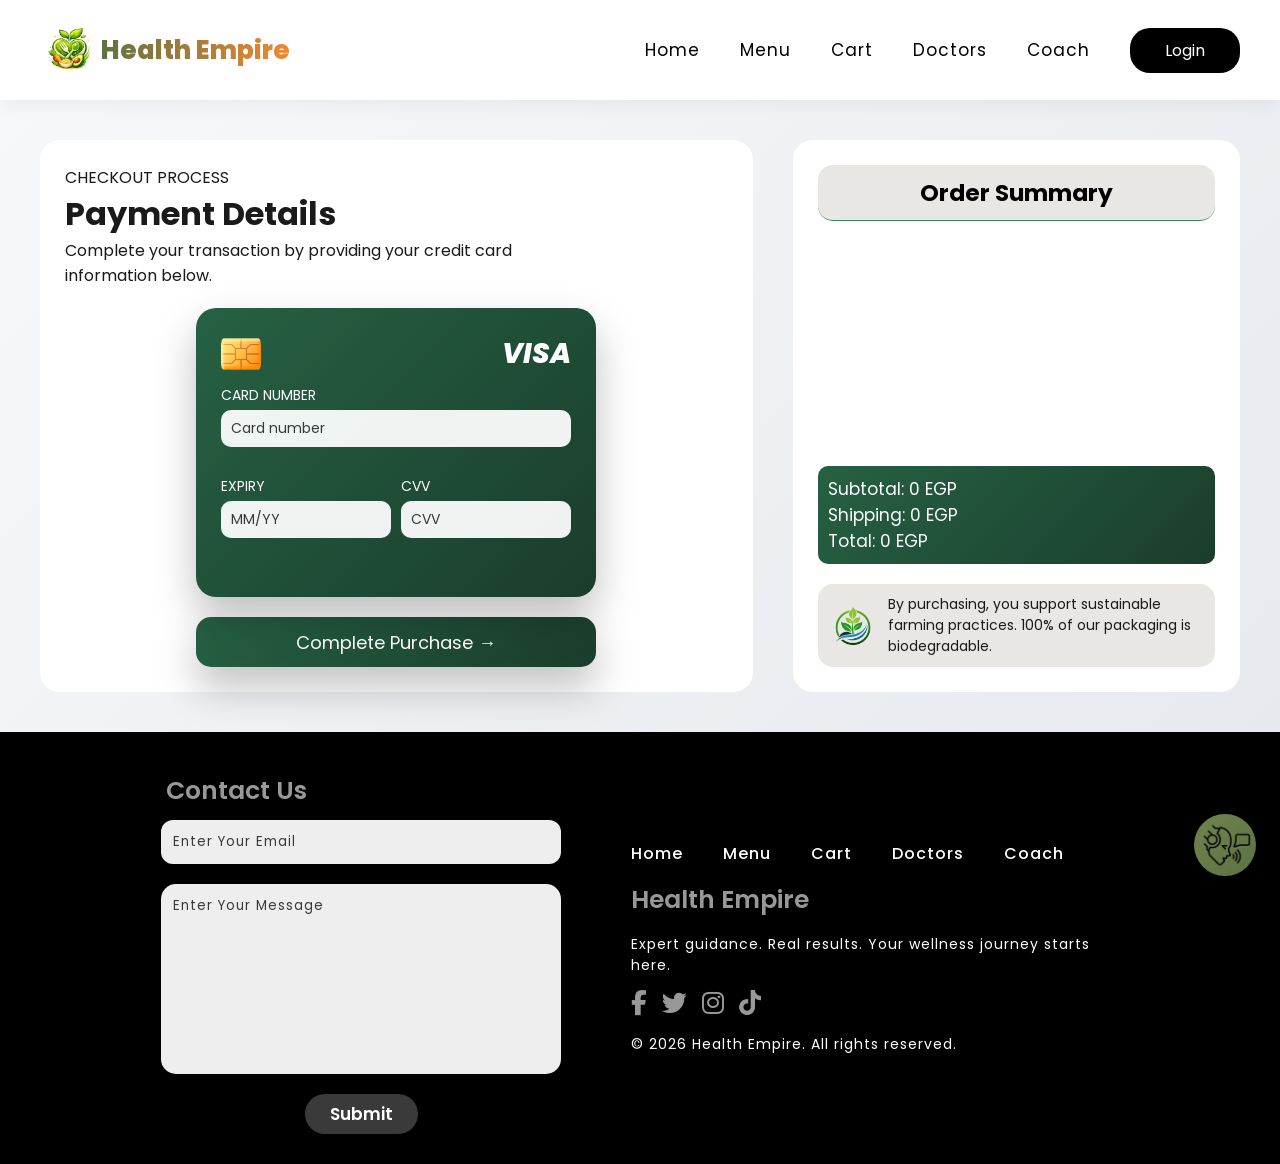
<file: Payment.html>
<!doctype html>
<html lang="en">
  <head>
    <meta charset="UTF-8" />
    <meta name="viewport" content="width=device-width, initial-scale=1.0" />
    <title>Health Empire-Online Payment</title>
    <link rel="stylesheet" href="css/global.css" />
    <link rel="stylesheet" href="css/Payment.css" />
    <link rel="stylesheet" href="css/style.css" />
    <meta
      name="description"
      content="Health Empire is your destination for fresh, healthy meals tailored to your lifestyle. Discover nutritious dishes, expert guidance from doctors and coaches, and personalized plans to help you live a healthier, happier life."
    />
    <meta
      name="keywords"
      content="healthy food, healthy meals, diet plans, fitness, nutrition, meal prep, healthy lifestyle, doctors, coaches, wellness, Health Empire"
    />
    <meta name="author" content="Health Empire" />
    <meta name="color-scheme" content="light dark" />
    <link rel="icon" type="image/x-icon" href="images/logo.png" />
    <link
      rel="stylesheet"
      href="https://cdnjs.cloudflare.com/ajax/libs/font-awesome/6.4.0/css/all.min.css"
    />
    <link rel="stylesheet" href="css/ai.css" />
  </head>

  <body>
    <button id="ai-fab"><img src="images/ai.png" alt="AI Assistant" class="ai-icon"></button>
    <div id="chat-modal" class="chat-modal">
      <div class="chat-header">
        <h4>NutriBot AI</h4>
        <button id="close-chat">✖</button>
      </div>

      <div id="messages"></div>

      <div class="input-box">
        <input id="userInput" placeholder="Ask NutriBot..." />
        <button id="sendBtn">Send</button>
      </div>
    </div>

    <!-- ================= NAVBAR ================= -->
    <nav class="navbar">
      <!-- Website logo and name -->
      <a href="index.html">
        <header class="logo">
          <img
            class="nav-logo"
            src="images/logo.png"
            alt="Health Empire Logo"
          />
          <h3>Health Empire</h3>
        </header>
      </a>

      <!-- Navigation links container -->
      <div class="nav-links-container">
        <ul class="nav-links" id="nav-links">
          <li class="nav-link"><a href="index.html">Home</a></li>
          <li class="nav-link"><a href="menu.html">Menu</a></li>
          <li class="nav-link"><a href="Cart.html">Cart</a></li>
          <li class="nav-link"><a href="doctors.html">Doctors</a></li>
          <li class="nav-link"><a href="coaches.html">Coach</a></li>
        </ul>
        <div class="nav-right">
  <!-- لما يكون logged out -->
  <a href="login-signup.html" id="login-btn">
    <button class="login-button">Login</button>
  </a>
 
  <!-- لما يكون logged in (مخفي في البداية) -->
  <div class="profile-menu" id="profile-menu" style="display:none;">
    <div class="profile-trigger" id="profile-trigger">
      <i class="fa-solid fa-circle-user profile-icon"></i>
      <span id="profile-username"></span>
      <i class="fa-solid fa-chevron-down profile-arrow"></i>
    </div>
    <div class="profile-dropdown" id="profile-dropdown">
      <p id="dropdown-username"></p>
      <p id="dropdown-email"></p>
      <hr>
      <button onclick="logout()" class="logout-btn">
        <i class="fa-solid fa-right-from-bracket"></i> Logout
      </button>
    </div>
  </div>
 
  <div id="menu-toggle"><i class="fa-solid fa-bars"></i></div>
</div>
      </div>
    </nav>

    <!---->

    <div class="container">
      <div class="left">
        <div class="description">
          CHECKOUT PROCESS
          <h1>Payment Details</h1>
          <p>
            Complete your transaction by providing your credit card<br />
            information below.
          </p>
        </div>

        <form action="#" method="POST" class="payment-form">
          <div class="card">
            <div class="card-top">
              <img src="images/payment/Chip.png" class="chip" alt="Chip" />
              <span class="visa">VISA</span>
            </div>
            <div class="card-field">
              <label>CARD NUMBER</label>
              <input
                type="text"
                id="card-number"
                placeholder="Card number"
                maxlength="19"
                inputmode="numeric"
              />
              <small class="payment-error" id="card-number-error"></small>
            </div>
            <div class="row">
              <div class="card-field expiry">
                <label>EXPIRY</label>
                <input
                  type="text"
                  id="expiry-date"
                  placeholder="MM/YY"
                  maxlength="5"
                  inputmode="numeric"
                />
                <small class="payment-error" id="expiry-date-error"></small>
              </div>
              <div class="card-field cvv">
                <label>CVV</label>
                <input
                  type="text"
                  id="cvv"
                  placeholder="CVV"
                  maxlength="3"
                  inputmode="numeric"
                />
                <small class="payment-error" id="cvv-error"></small>
              </div>
            </div>
          </div>
          <button type="submit" class="btn">Complete Purchase →</button>
        </form>
      </div>

      <div class="right">
        <div class="summary">
          <h3>Order Summary</h3>
        </div>
        <div class="items">
          <!-- Order items will be displayed here -->
        </div>
        <div class="price">
          <div class="subtotal">
            <p>Subtotal</p>
          </div>
          <div class="shipping">
            <p>Shipping</p>
          </div>
          <div class="total">
            <p>Total</p>
          </div>
        </div>
        <div class="end">
          <img
            src="images/payment/friendly-logo.png"
            class="eco-logo"
            alt="Eco-friendly logo"
          />
          <p class="note">
            By purchasing, you support sustainable farming practices. 100% of
            our packaging is biodegradable.
          </p>
        </div>
      </div>
    </div>
    <!-- ================= FOOTER ================= -->
    <footer class="footer">
      <!-- Contact form section -->
      <section class="contact">
        <h3>Contact Us</h3>
        <form action="#" id="contact-form" method="post" novalidate>
          <input
            type="email"
            name="contactEmail"
            id="contact-email"
            placeholder="Enter Your Email"
            required
          />
          <p class="contact-alert"></p>
          <textarea
            name="contactMessage"
            id="contact-message"
            placeholder="Enter Your Message"
            required
          ></textarea>
          <p class="contact-alert"></p>
          <button type="submit" id="contact-submit-button">Submit</button>
        </form>
      </section>

      <!-- Footer content -->
      <div class="footer-content">
        <!-- Footer navigation links -->
        <ul class="footer-links">
          <li class="footer-link"><a href="index.html">Home</a></li>
          <li class="footer-link"><a href="menu.html">Menu</a></li>
          <li class="footer-link"><a href="Cart.html">Cart</a></li>
          <li class="footer-link"><a href="doctors.html">Doctors</a></li>
          <li class="footer-link"><a href="coaches.html">Coach</a></li>
        </ul>

        <a href="index.html"><h3>Health Empire</h3></a>
        <p>Expert guidance. Real results. Your wellness journey starts here.</p>

        <!-- Social media links -->
        <div class="social-links">
          <a href="#" title="Follow us on Facebook">
            <i class="fa-brands fa-facebook-f social-icon"></i>
          </a>
          <a href="#" title="Follow us on Twitter">
            <i class="fa-brands fa-twitter social-icon"></i>
          </a>
          <a href="#" title="Follow us on Instagram">
            <i class="fa-brands fa-instagram social-icon"></i>
          </a>
          <a href="#" title="Follow us on TikTok">
            <i class="fa-brands fa-tiktok social-icon"></i>
          </a>
        </div>
        <!-- Copyright text -->
        <p>
          &copy; <span id="current-year"></span> Health Empire. All rights
          reserved.
        </p>
      </div>
    </footer>
    <script src="js/main.js"></script>
    <script src="js/payment.js"></script>
    <script src="js/ai.js"></script>
  </body>
</html>
</file>
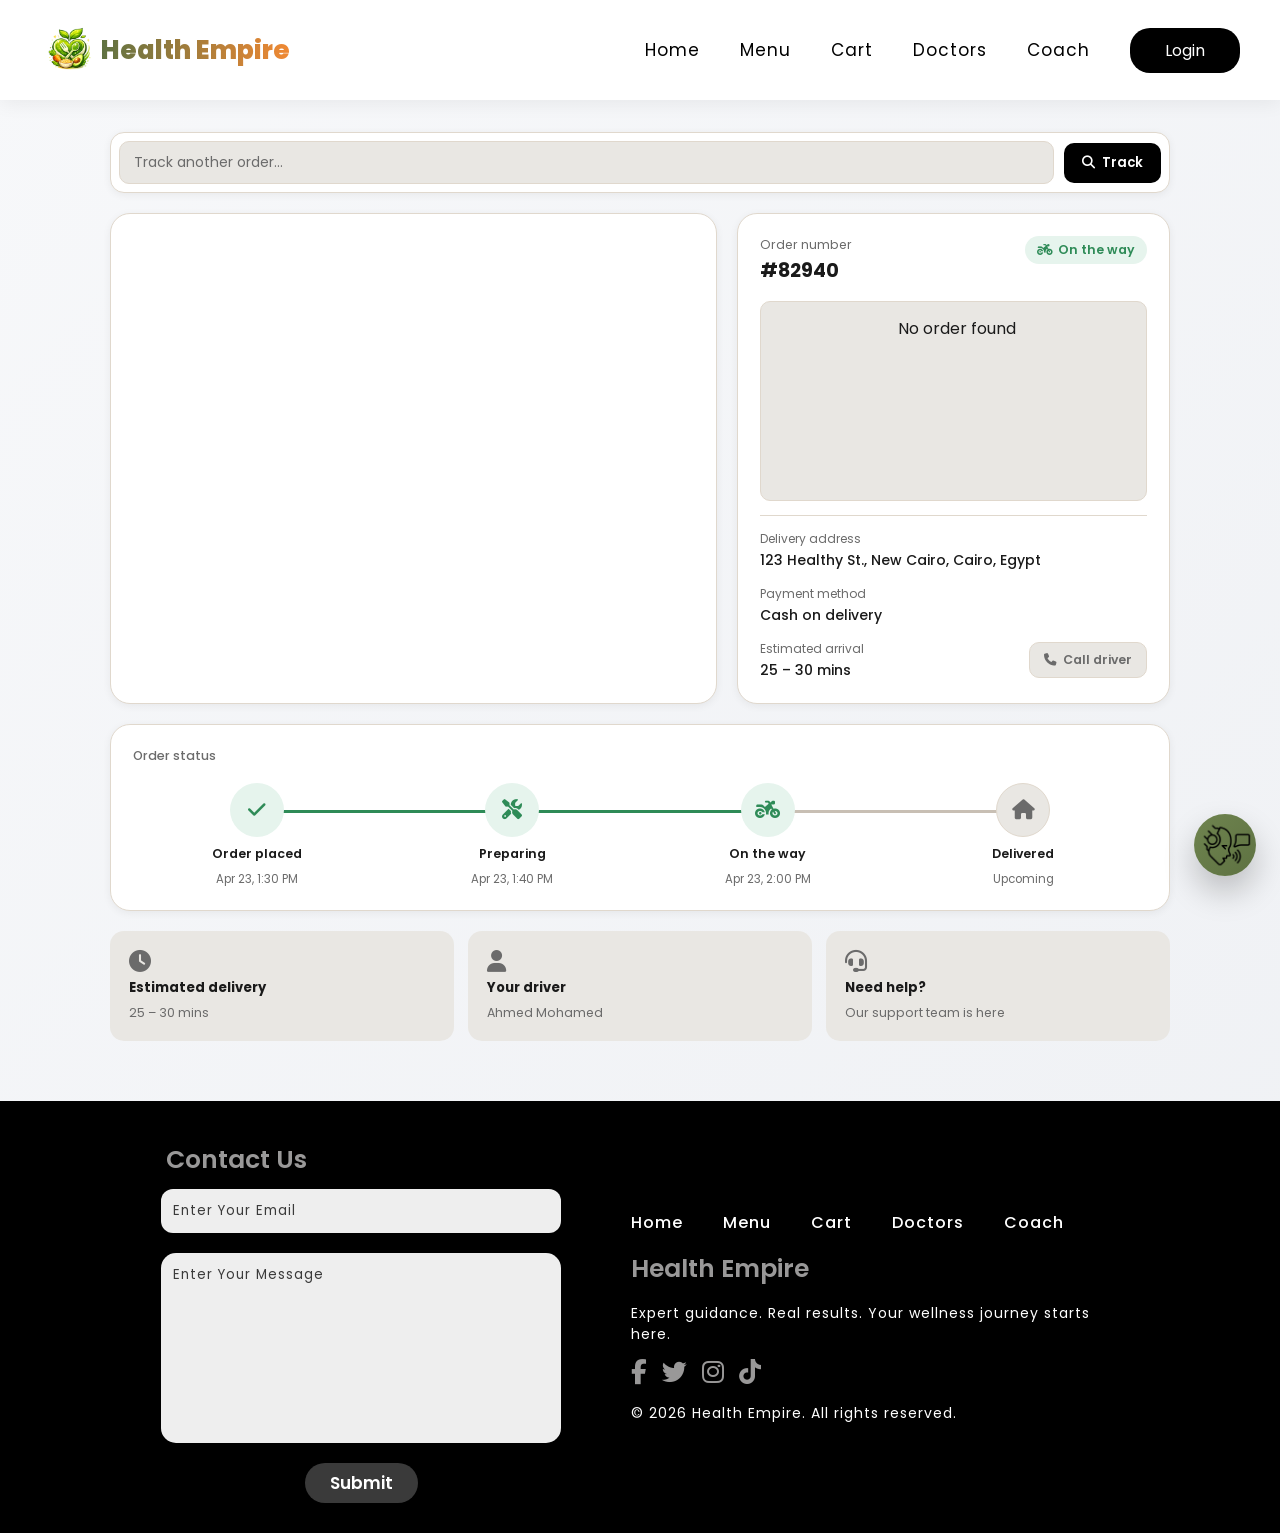
<file: track.html>
<!doctype html>
<html lang="en">
  <head>
    <meta charset="UTF-8" />
    <meta name="viewport" content="width=device-width, initial-scale=1.0" />
    <link rel="icon" type="image/x-icon" href="images/logo.png" />
    <title>Health Empire - Order Tracking</title>
    <link
      href="https://fonts.googleapis.com/css2?family=Poppins:wght@100;300;400;500;600;700;800&family=DM+Serif+Display&display=swap"
      rel="stylesheet"
    />
    <link
      rel="stylesheet"
      href="https://cdnjs.cloudflare.com/ajax/libs/font-awesome/6.7.2/css/all.min.css"
    />
    <link rel="stylesheet" href="css/global.css" />
    <link rel="stylesheet" href="css/style.css" />
    <link rel="stylesheet" href="css/track.css" />
    <link rel="stylesheet" href="css/ai.css" />
  </head>

  <body>
    <button id="ai-fab"><img src="images/ai.png" alt="AI Assistant" class="ai-icon"></button>
    <div id="chat-modal" class="chat-modal">
      <div class="chat-header">
        <h4>NutriBot AI</h4>
        <button id="close-chat">✖</button>
      </div>

      <div id="messages"></div>

      <div class="input-box">
        <input id="userInput" placeholder="Ask NutriBot..." />
        <button id="sendBtn">Send</button>
      </div>
    </div>
    <nav class="navbar">
      <!-- Website logo and name -->
      <a href="index.html">
        <header class="logo">
          <img
            class="nav-logo"
            src="images/logo.png"
            alt="Health Empire Logo"
          />
          <h3>Health Empire</h3>
        </header>
      </a>

      <!-- Navigation links container -->
      <div class="nav-links-container">
        <ul class="nav-links" id="nav-links">
          <li class="nav-link"><a href="index.html">Home</a></li>
          <li class="nav-link"><a href="menu.html">Menu</a></li>
          <li class="nav-link"><a href="Cart.html">Cart</a></li>
          <li class="nav-link"><a href="doctors.html">Doctors</a></li>
          <li class="nav-link"><a href="coaches.html">Coach</a></li>
        </ul>
        <div class="nav-right">
  <!-- لما يكون logged out -->
  <a href="login-signup.html" id="login-btn">
    <button class="login-button">Login</button>
  </a>
 
  <!-- لما يكون logged in (مخفي في البداية) -->
  <div class="profile-menu" id="profile-menu" style="display:none;">
    <div class="profile-trigger" id="profile-trigger">
      <i class="fa-solid fa-circle-user profile-icon"></i>
      <span id="profile-username"></span>
      <i class="fa-solid fa-chevron-down profile-arrow"></i>
    </div>
    <div class="profile-dropdown" id="profile-dropdown">
      <p id="dropdown-username"></p>
      <p id="dropdown-email"></p>
      <hr>
      <button onclick="logout()" class="logout-btn">
        <i class="fa-solid fa-right-from-bracket"></i> Logout
      </button>
    </div>
  </div>
 
  <div id="menu-toggle"><i class="fa-solid fa-bars"></i></div>
</div>
      </div>
    </nav>
    <div class="page">
      <!-- ===== SEARCH ROW ===== -->
      <div class="search-row">
        <input
          class="search-input"
          type="text"
          placeholder="Track another order…"
        />
        <button class="btn btn-primary">
          <i class="fa-solid fa-magnifying-glass"></i>
          Track
        </button>
      </div>

      <!-- ===== MAIN GRID: MAP + DETAILS ===== -->
      <div class="track-grid">
        <!-- Map -->
        <div class="card map-card">
          <iframe
            src="https://www.google.com/maps?q=New+Cairo,+Cairo,+Egypt&output=embed&z=13"
            allowfullscreen
            loading="lazy"
            title="Delivery map"
          >
          </iframe>
        </div>

        <!-- Order details -->
        <div class="card">
          <div class="detail-head">
            <div>
              <p class="detail-order-id">Order number</p>
              <p class="detail-order-num">#82940</p>
            </div>
            <span class="badge badge-green">
              <i class="fa-solid fa-motorcycle"></i>
              On the way
            </span>
          </div>

          <!-- Meal summary -->
          <div class="meal-summary">
            <div class="meal-thumb">🥗</div>
            <div>
              <p class="meal-name">Grilled Chicken Bowl</p>
              <p class="meal-desc">1× Large · No onions</p>
              <p class="meal-price">EGP 185.00</p>
            </div>
          </div>

          <div class="divider"></div>

          <div class="detail-list">
            <div>
              <p class="detail-label">Delivery address</p>
              <p class="detail-val">123 Healthy St., New Cairo, Cairo, Egypt</p>
            </div>
            <div>
              <p class="detail-label">Payment method</p>
              <p class="detail-val">Cash on delivery</p>
            </div>
            <div class="detail-row">
              <div>
                <p class="detail-label">Estimated arrival</p>
                <p class="detail-val">25 – 30 mins</p>
              </div>
              <button class="btn btn-ghost" id="call-driver-btn">
                <i class="fa-solid fa-phone"></i>
                Call driver
              </button>
            </div>
          </div>
        </div>
      </div>

      <!-- ===== TIMELINE ===== -->
      <div class="card">
        <p class="timeline-section-label">Order status</p>
        <div class="timeline">
          <div class="tl-track"></div>
          <div class="tl-progress" id="tl-progress"></div>

          <div class="tl-step done">
            <div class="tl-dot"><i class="fa-solid fa-check"></i></div>
            <p class="tl-name">Order placed</p>
            <p class="tl-time">Apr 23, 1:30 PM</p>
          </div>

          <div class="tl-step done">
            <div class="tl-dot"><i class="fa-solid fa-tools"></i></div>
            <p class="tl-name">Preparing</p>
            <p class="tl-time">Apr 23, 1:40 PM</p>
          </div>

          <div class="tl-step active">
            <div class="tl-dot"><i class="fa-solid fa-motorcycle"></i></div>
            <p class="tl-name">On the way</p>
            <p class="tl-time">Apr 23, 2:00 PM</p>
          </div>

          <div class="tl-step">
            <div class="tl-dot"><i class="fa-solid fa-home"></i></div>
            <p class="tl-name">Delivered</p>
            <p class="tl-time">Upcoming</p>
          </div>
        </div>
      </div>

      <!-- ===== SUPPORT ROW ===== -->
      <div class="support-row">
        <div class="sup-card" onclick="alert('Estimated delivery: 25–30 mins')">
          <i class="fa-solid fa-clock sup-icon"></i>
          <p class="sup-title">Estimated delivery</p>
          <p class="sup-sub">25 – 30 mins</p>
        </div>
        <div
          class="sup-card"
          onclick="alert('Your driver: Ahmed Mohamed\n📞 +20 10 0000 0000')"
        >
          <i class="fa-solid fa-user sup-icon"></i>
          <p class="sup-title">Your driver</p>
          <p class="sup-sub">Ahmed Mohamed</p>
        </div>
        <div
          class="sup-card"
          onclick="alert('Support: Our team is ready to help.\n📞 16500')"
        >
          <i class="fa-solid fa-headset sup-icon"></i>
          <p class="sup-title">Need help?</p>
          <p class="sup-sub">Our support team is here</p>
        </div>
      </div>
    </div>
    <!-- /page -->
    <!-- ================= FOOTER ================= -->
    <footer class="footer">
      <!-- Contact form section -->
      <section class="contact">
        <h3>Contact Us</h3>
        <form action="#" id="contact-form" method="post" novalidate>
          <input
            type="email"
            name="contactEmail"
            id="contact-email"
            placeholder="Enter Your Email"
            required
          />
          <p class="contact-alert"></p>
          <textarea
            name="contactMessage"
            id="contact-message"
            placeholder="Enter Your Message"
            required
          ></textarea>
          <p class="contact-alert"></p>
          <button type="submit" id="contact-submit-button">Submit</button>
        </form>
      </section>

      <!-- Footer content -->
      <div class="footer-content">
        <!-- Footer navigation links -->
        <ul class="footer-links">
          <li class="footer-link"><a href="index.html">Home</a></li>
          <li class="footer-link"><a href="menu.html">Menu</a></li>
          <li class="footer-link"><a href="Cart.html">Cart</a></li>
          <li class="footer-link"><a href="doctors.html">Doctors</a></li>
          <li class="footer-link"><a href="coaches.html">Coach</a></li>
        </ul>

        <a href="index.html"><h3>Health Empire</h3></a>
        <p>Expert guidance. Real results. Your wellness journey starts here.</p>

        <!-- Social media links -->
        <div class="social-links">
          <a href="#" title="Follow us on Facebook">
            <i class="fa-brands fa-facebook-f social-icon"></i>
          </a>
          <a href="#" title="Follow us on Twitter">
            <i class="fa-brands fa-twitter social-icon"></i>
          </a>
          <a href="#" title="Follow us on Instagram">
            <i class="fa-brands fa-instagram social-icon"></i>
          </a>
          <a href="#" title="Follow us on TikTok">
            <i class="fa-brands fa-tiktok social-icon"></i>
          </a>
        </div>
        <!-- Copyright text -->
        <p>
          &copy; <span id="current-year"></span> Health Empire. All rights
          reserved.
        </p>
      </div>
    </footer>
    <script src="js/main.js"></script>
    <script src="js/track.js"></script>
    <script src="js/ai.js"></script>
  </body>
</html>
</file>
<file: css/home.css>
@import url("https://fonts.googleapis.com/css2?family=Poppins:wght@100;300;400;500;600;700;800&family=DM+Serif+Display&display=swap");

/* ================= ANIMATIONS ================= */
@keyframes gradientMove {
  0% {
    background-position: 0% 50%;
  }
  50% {
    background-position: 100% 50%;
  }
  100% {
    background-position: 0% 50%;
  }
}
@keyframes typing {
  from {
    width: 0;
  }
  to {
    width: 10ch;
  }
}

@keyframes blink {
  50% {
    border-color: transparent;
  }
}

/* ================= RESET ================= */
html {
  scroll-behavior: smooth;
}
* {
  margin: 0;
  padding: 0;
  box-sizing: border-box;
  text-decoration: none;
  list-style: none;
  font-family: "Poppins", sans-serif;
}

/* ================= BODY ================= */
body {
  background: var(--bg-gradient);
  background-size: 200% 200%;
  animation: gradientMove 25s ease-in-out infinite;
  color: var(--text-primary);
  overflow-x: hidden;
  width: 100%;
  min-height: 100vh;
  background-repeat: no-repeat;
  display: flex;
  flex-direction: column;
}

/* ================= NAVBAR ================= */
.navbar {
  display: flex;
  justify-content: space-between;
  align-items: center;
  padding: 25px 40px 25px 40px;
  height: 100px;
  position: absolute;
  top: 0;
  left: 0;
  right: 0;
  z-index: 1000;
}
.navbar .logo {
  font-size: clamp(18px, 1.8vw, 22px);
  color: var(--text-primary);
  display: flex;
  align-items: center;
  gap: 1px;
  transition: var(--transition);
}
.logo h3 {
  font-weight: 800;
  background: linear-gradient(90deg, var(--primary), var(--highlight));
  -webkit-background-clip: text;
  background-clip: text;
  color: transparent;
}
.nav-logo {
  width: 60px;
}
.logo:hover {
  transform: scale(1.03);
}
.nav-links-container {
  display: flex;
  gap: 40px;
  align-items: center;
}
.nav-links {
  display: flex;
  gap: 40px;
}
.nav-link a {
  color: var(--accent);
  font-size: clamp(16px, 1.6vw, 17px);
  font-weight: 400;
  letter-spacing: 1px;
  transition: var(--transition);
}
#menu-toggle {
  font-size: clamp(20px, 2vw, 25px);
  cursor: pointer;
  display: none;
  color: var(--mode);
}
#menu-toggle:hover {
  transform: scale(1.03);
}
.nav-right {
  display: flex;
  align-items: center;
  gap: 20px;
}
.nav-link {
  transition: 0.1s;
}
.nav-link:hover {
  transform: scale(1.03);
}
.nav-link a:hover {
  color: var(--highlight);
}
.login-button {
  padding: 10px 35px;
  background-color: var(--accent);
  color: var(--mode);
  border: none;
  border-radius: 20px;
  font-size: clamp(14px, 1.6vw, 16px);
  cursor: pointer;
  transition: var(--transition);
}
.login-button:hover {
  background-color: var(--accent-mid);
  transform: scale(1.03);
}
/* ===== PROFILE MENU ===== */
.profile-menu {
  position: relative;
}

.profile-trigger {
  display: flex;
  align-items: center;
  gap: 8px;
  cursor: pointer;
  padding: 6px 12px;
  border-radius: 20px;
  transition: background 0.2s;
}

.profile-trigger:hover {
  background: rgba(0,0,0,0.06);
}

.profile-icon {
  font-size: 1.6rem;
  color: var(--primary-color,--accent);
}

.profile-trigger span {
  font-weight: 600;
  font-size: 0.95rem;
}

.profile-arrow {
  font-size: 0.7rem;
  transition: transform 0.2s;
}

.profile-menu.open .profile-arrow {
  transform: rotate(180deg);
}

.profile-dropdown {
  display: none;
  position: absolute;
  right: 0;
  top: calc(100% + 10px);
  background: var(--section-bg);
  border-radius: 12px;
  box-shadow: 0 8px 24px rgba(0,0,0,0.12);
  padding: 16px;
  min-width: 200px;
  z-index: 1000;
}

.profile-menu.open .profile-dropdown {
  display: block;
}

.profile-dropdown p {
  margin: 0 0 4px;
  font-size: 0.85rem;
  color: var(--text-secondary);
}

.profile-dropdown p:first-child {
  font-weight: 700;
  font-size: 1rem;
  color: var(--text-primary);
}

.profile-dropdown hr {
  border: none;
  border-top: 1px solid var(--border-color);
  margin: 12px 0;
}

.logout-btn {
  width: 100%;
  background: none;
  border: 1px solid #ff4d4d;
  color: #ff4d4d;
  padding: 8px 12px;
  border-radius: 8px;
  cursor: pointer;
  font-size: 0.9rem;
  display: flex;
  align-items: center;
  gap: 8px;
  transition: all 0.2s;
}

.logout-btn:hover {
  background: #ff4d4d;
  color: white;
}

/* ================= HEADER ================= */
.header {
  display: flex;
  align-items: center;
  justify-content: space-between;
  padding: 60px 40px 40px 40px;
}
.header-title {
  width: 100%;
  font-size: clamp(24px, 4vw, 60px);
  font-weight: 500;
  line-height: 1.3;
}
.header-title span {
  display: inline-flex;
  color: var(--highlight);
  white-space: nowrap;
  overflow: hidden;
  border-right: 2px solid var(--highlight);
  align-items: center;
  width: 0;
  animation:
    typing 2s steps(20, end) forwards,
    blink 0.7s infinite;
}
.header-content {
  display: flex;
  flex-direction: column;
  gap: 15px;
  width: 50%;
}
.header-content p {
  font-size: clamp(16px, 1.6vw, 24px);
  color: var(--text-primary);
  width: 60%;
}
.order-button {
  padding: 15px 45px;
  background-color: var(--accent);
  color: var(--mode);
  border: none;
  border-radius: 20px;
  font-size: clamp(15px, 1.6vw, 17px);
  cursor: pointer;
  display: flex;
  align-items: center;
  gap: 10px;
  width: fit-content;
  transition: var(--transition);
}
.order-button:hover {
  background-color: var(--accent-mid);
  transform: scale(1.03);
}
.header-images {
  width: 40%;
  aspect-ratio: 4 / 5;
  position: relative;
  height: 600px;
}
.main-header-img {
  max-width: 112%;
  position: absolute;
  top: 15%;
  left: -4%;
  transition: var(--transition);
}
.main-header-img:hover {
  transform: scale(1.01);
}
.header-img {
  --rot: 0deg;
  position: absolute;
  width: 17%;
  cursor: pointer;
  transition: transform 0.4s ease;
  transform: rotate(var(--rot));
  will-change: transform;
}
.header-img:nth-child(1) {
  top: 13%;
  left: 11%;
  --rot: 350deg;
}
.header-img:nth-child(2) {
  top: 9%;
  left: 30%;
  --rot: 350deg;
}
.header-img:nth-child(3) {
  top: 7%;
  left: 50%;
  --rot: 2deg;
}
.header-img:nth-child(4) {
  top: 9%;
  left: 70%;
  --rot: 6deg;
}
.header-img:nth-child(5) {
  top: 15%;
  left: 89%;
  --rot: 20deg;
}
.header-img:hover {
  transform: scale(1.08) rotate(var(--rot)) translateY(-6px);
}
.circle {
  width: 120%;
  border-radius: 50%;
  background-color: var(--primary);
  position: absolute;
  top: -22%;
  right: -30%;
  z-index: -1;
  overflow: hidden;
  aspect-ratio: 1/1;
}
.dashed-circle {
  width: 120%;
  height: 90%;
  border-radius: 50%;
  position: absolute;
  bottom: -150px;
  right: 10px;
  border: 2px dashed var(--text-primary);
  transform: rotate(180deg);
}

/* ================= ABOUT US ================= */

.about-us {
  display: flex;
  align-items: center;
  justify-content: space-between;
  padding: 0px 40px 60px 40px;
  flex-wrap: wrap;
}
.about-us_content {
  width: 45%;
  display: flex;
  flex-direction: column;
  gap: 10px;
}
.about-us_content h2 {
  font-size: clamp(23px, 2.5vw, 30px);
  font-weight: 500;
  color: var(--accent);
}
.about-us_content p {
  font-size: clamp(16px, 1.6vw, 24px);
}
.main-description {
  color: var(--text-primary);
}
.sub-description {
  color: var(--text-secondary);
}
.about-us-image {
  width: 40%;
  display: block;
  transition: var(--transition);
}
.about-us-image:hover {
  transform: scale(1.01);
}

/* ================= TOP SELLERS ================= */
.top-sellers {
  display: flex;
  flex-direction: column;
  align-items: center;
  padding: 60px 40px 40px 40px;
  flex-wrap: wrap;
  gap: 30px;
}
.top-sellers-header {
  display: flex;
  justify-content: space-between;
  align-items: center;
  width: 100%;
}
.top-sellers-header button {
  padding: 10px 30px;
  background-color: var(--accent);
  color: var(--mode);
  border: none;
  border-radius: 15px;
  font-size: clamp(15px, 1.6vw, 17px);
  cursor: pointer;
  transition: var(--transition);
  font-weight: 500;
}
.top-sellers-header button:hover {
  background-color: var(--accent-mid);
  transform: scale(1.03);
}
.seller-card-content {
  display: flex;
  flex-direction: column;
  align-items: center;
  gap: 15px;
  width: 100%;
}
.section-header {
  font-size: clamp(20px, 2.5vw, 25px);
  color: var(--accent);
  line-height: 50px;
}
.sellers-container {
  display: flex;
  align-items: center;
  justify-content: center;
  width: 100%;
  gap: 30px;
  flex-wrap: wrap;
}
.seller-card {
  width: 28%;
  background: var(--section-bg);
  border-radius: 20px;
  padding: 0px;
  box-shadow: 0 8px 20px rgba(0, 0, 0, 0.08);
  display: flex;
  flex-direction: column;
  overflow: hidden;
  align-items: center;
  gap: 15px;
  transition: var(--transition);
}
.seller-card:hover {
  background: var(--section-bg-hover);
  transform: scale(1.02);
}
.seller-card-img {
  width: 100%;
  height: 260px;
  object-fit: cover;
}
.seller-card h3 {
  font-size: clamp(18px, 1.8vw, 22px);
  color: var(--text-primary);
}
.star-rating {
  color: var(--rating);
  font-size: clamp(14px, 1.4vw, 16px);
}
.rate-cal {
  display: flex;
  gap: 20px;
  align-items: center;
}
.cal {
  background: var(--cal);
  -webkit-background-clip: text;
  background-clip: text;
  -webkit-text-fill-color: transparent;
  font-size: clamp(12px, 1.2vw, 14px);
}
.card-price {
  display: flex;
  justify-content: space-between;
  align-items: center;
  width: 98%;
  padding: 0px 20px 20px 20px;
}
.card-price span {
  font-size: clamp(16px, 1.5vw, 18px);
  font-weight: 500;
  color: var(--text-primary);
}
.card-price button {
  padding: 7px 25px;
  background: var(--accent);
  color: var(--mode);
  border: none;
  border-radius: 15px;
  transition: var(--transition);
  cursor: pointer;
  font-size: clamp(13px, 1.4vw, 16px);
  font-weight: 500;
}
.card-price button:hover {
  background: var(--accent-mid);
  transform: scale(1.03);
}

/* ================= DOCTORS AND COACHES ================= */
.section-header-start {
  align-self: flex-start;
}
.doctors-coaches {
  display: flex;
  flex-direction: column;
  justify-content: center;
  align-items: center;
  padding: 60px 40px 40px 40px;
  gap: 30px;
}
.contain {
  width: 100%;
  display: flex;
  flex-wrap: wrap;
  align-items: center;
  justify-content: center;
  gap: 40px;
}
.main-image {
  width: 400px;
  height: 500px;
  object-fit: cover;
  border-radius: 30px;
  transition: var(--transition);
  box-shadow: 0 8px 20px rgba(0, 0, 0, 0.08);
}
.main-image:hover {
  transform: scale(1.01);
}
.doctors-coaches-content {
  width: 50%;
  display: flex;
  flex-direction: column;
  justify-content: center;
  gap: 20px;
  align-items: center;
}
.doctors,
.coaches {
  width: 100%;
  background: var(--section-bg);
  display: flex;
  gap: 30px;
  padding: 20px;
  border-radius: 30px;
  box-shadow: 0 8px 20px rgba(0, 0, 0, 0.08);
  transition: var(--transition);
}
.doctors:hover,
.coaches:hover {
  background: var(--section-bg-hover);
  transform: scale(1.02);
}
.doctors-coaches-img {
  width: 200px;
}
.doctors-content,
.coaches-content {
  display: flex;
  flex-direction: column;
  justify-content: center;
  gap: 15px;
}
.doctors-coaches-title {
  font-size: clamp(20px, 2.5vw, 25px);
  color: var(--text-primary);
}
.doctors-coaches-button {
  padding: 7px 15px;
  background: var(--accent);
  color: var(--mode);
  border: none;
  border-radius: 15px;
  transition: var(--transition);
  cursor: pointer;
  font-size: clamp(14px, 1.4vw, 16px);
  font-weight: 500;
}
.doctors-coaches-button:hover {
  background: var(--accent-mid);
  transform: scale(1.03);
}

/* ================= FOOTER ================= */
.footer {
  background: var(--footer-bg);
  color: var(--mode);
  display: flex;
  justify-content: center;
  align-items: center;
  flex-wrap: wrap;
  gap: 70px;
  margin-top: auto;
  padding: 30px;
}
.contact {
  display: flex;
  flex-direction: column;
  gap: 10px;
  width: 400px;
  margin-top: 10px;
}
.contact h3 {
  font-size: clamp(20px, 2.5vw, 25px);
  margin-left: 5px;
  font-weight: 600;
  color: var(--text-light);
}
.contact form {
  display: flex;
  flex-direction: column;
  align-items: center;
  gap: 10px;
}
#contact-email {
  background-color: var(--input-bg);
  padding: 12px;
  width: 100%;
  border: none;
  border-radius: 12px;
}
#contact-email::placeholder {
  color: var(--accent-mid);
  letter-spacing: 1px;
}
#contact-message {
  background-color: var(--input-bg);
  padding: 12px;
  width: 100%;
  height: 190px;
  resize: none;
  border: none;
  border-radius: 15px;
}
#contact-message::placeholder {
  color: var(--accent-mid);
  margin-left: 5px;
  letter-spacing: 1px;
}
#contact-message:focus,
#contact-email:focus {
  outline: 1px solid var(--highlight);
}
#contact-submit-button {
  padding: 7px 25px;
  background: var(--accent-mid);
  color: var(--mode);
  border: none;
  border-radius: 20px;
  transition: var(--transition);
  cursor: pointer;
  font-size: clamp(15px, 1.6vw, 17px);
  font-weight: 600;
}
#contact-submit-button:hover {
  background: var(--accent-light);
  transform: scale(1.03);
}
.contact-alert {
  width: 100%;
  text-align: left;
  font-size: clamp(12px, 1.2vw, 14px);
  color: #e83232;
  padding-left: 10px;
}
.footer-content {
  width: 40%;
  display: flex;
  flex-direction: column;
  gap: 15px;
}
.footer-links {
  display: flex;
  flex-wrap: wrap;
  gap: 40px;
  row-gap: 10px;
}
.footer-link a {
  color: var(--footer-text);
  font-size: clamp(14px, 1.4vw, 16px);
  font-weight: 500;
  letter-spacing: 1px;
}
.footer-link a:hover {
  color: var(--text-light);
}
.footer-link {
  transition: 0.1s;
}
.footer-link:hover {
  transform: scale(1.03);
}
.footer-content h3 {
  font-size: clamp(20px, 2.5vw, 25px);
  color: var(--text-light);
  font-weight: 600;
  width: fit-content;
  transition: 0.2s;
}
.footer-content h3:hover {
  transform: scale(1.03);
}
.social-links {
  display: flex;
  gap: 15px;
}
.social-icon {
  font-size: clamp(20px, 2vw, 25px);
  color: var(--text-light);
  transition: 0.2s;
}
.social-icon:hover {
  transform: scale(1.2);
}
.footer-content p {
  color: var(--footer-text);
  font-size: clamp(12px, 1.2vw, 14px);
  letter-spacing: 1px;
}
/* =========================
   TOAST MESSAGE - رسائل صغيرة
========================= */
#toast {
  position: fixed;
  bottom: 25px;
  left: 50%;
  transform: translateX(-50%);
  background: var(--accent);
  color: var(--mode);
  padding: 12px 18px;
  border-radius: 12px;
  font-size: 14px;
  opacity: 0;
  pointer-events: none;
  transition: var(--transition);
  z-index: 9999;
}

#toast.show {
  opacity: 1;
  transform: translateX(-50%) translateY(-10px);
}

/* ================= RESPONSIVE ================= */
@media(min-width: 1350px) {
  .header-content {
    padding-top: 130px;
  }
  .about-us{
    padding-top: 80px;
  }
}
@media (max-width: 1120px) {
  .seller-card-img {
    height: 200px;
    width: 100%;
  }
  .header-images {
    height: 560px;
  }
  .header-content {
    width: 55%;
  }
  .header-content p {
    width: 70%;
  }
  .header {
    padding-bottom: 10px;
  }
}
@media (max-width: 1060px) {
  .header-content {
    padding-top: 100px;
    align-self: flex-start;
  }
  .header {
    padding-bottom: 0px;
  }
}
@media (max-width: 1024px) {
  .nav-links.active {
    right: 20px;
    opacity: 1;
    pointer-events: auto;
    transform: translateY(0);
  }
  .card-price {
    padding: 0px 10px 20px 15px;
  }
  #menu-toggle {
    display: flex;
    justify-content: center;
    align-items: center;
    cursor: pointer;
    width: 44px;
    height: 44px;
    border-radius: 50%;
    background: var(--accent);
    transition: var(--transition);
  }
  #menu-toggle:hover {
    background: var(--accent-mid);
  }
  .nav-links {
    position: fixed;
    top: 88px;
    right: 20px;
    width: min(320px, calc(100vw - 40px));
    background: var(--section-bg);
    border: 1px solid var(--border);
    border-radius: 16px;
    box-shadow: 0 18px 40px rgba(0, 0, 0, 0.14);
    display: flex;
    flex-direction: column;
    gap: 0;
    align-items: stretch;
    padding: 12px;
    opacity: 0;
    pointer-events: none;
    transform: translateY(-10px);
    transition: var(--transition);
    z-index: 1001;
  }
  .nav-link a {
    display: block;
    width: 100%;
    padding: 14px 16px;
    border-radius: 12px;
  }
  .nav-link a:hover {
    background: var(--section-bg-hover);
  }
  .circle {
    width: 125%;
    top: -26%;
  }
  .header-images {
    height: 500px;
  }

  .main-header-img {
    top: 13%;
    left: -1%;
    max-width: 110%;
  }
  .order-button,
  .card-price button,
  .doctors-coaches-button,
  .top-sellers-header button {
    padding: 12px 20px;
  }
  .order-button img {
    width: 3vw;
  }
  .seller-card {
    width: 30%;
  }
  .main-image {
    width: 350px;
  }
}
@media (max-width: 940px) {
  .sellers-container {
    flex-direction: column;
    gap: 40px;
    align-items: center;
  }
  .seller-card {
    width: 75%;
    flex-direction: row;
  }
  .contain {
    flex-direction: column;
    gap: 40px;
    align-items: center;
  }
  .doctors-coaches-content,
  .main-image {
    width: 70%;
  }
  .card-price {
    padding: 0px 10px 20px 10px;
  }
  .doctors,
  .coaches {
    padding: 20px 10px;
  }
}
@media (max-width: 900px) {
  .header-images {
    height: 460px;
  }
  .dashed-circle {
    bottom: -140px;
  }
  .footer {
    flex-direction: column;
    align-items: center;
    text-align: center;
    justify-content: center;
  }
  .footer-content {
    flex-direction: column;
    align-items: center;
    text-align: center;
    justify-content: center;
    width: 90%;
  }
  .contact {
    width: 95%;
  }
  .footer-links {
    flex-wrap: wrap;
    gap: 20px;
    justify-content: center;
  }
  .about-us_content {
    width: 50%;
  }
  .header-content {
    padding-top: 60px;
  }
}
@media (max-width: 750px) {
  .header {
    padding-bottom: 40px;
  }
  .header-content {
    padding-top: 60px;
  }
  .card-price {
    padding: 0px 10px 20px 10px;
    width: 100%;
  }
  .seller-card {
    width: 95%;
    flex-direction: row;
  }
  .doctors-coaches-content,
  .main-image {
    width: 95%;
  }
  .circle {
    width: 125%;
    top: -30%;
  }
  .header-images {
    height: 350px;
  }
  .circle {
    width: 130%;
    top: -35%;
  }
  .dashed-circle {
    transform: rotate(170deg);
  }
  .about-us-image {
    width: 45%;
  }
  .header-content p {
    width: 100%;
  }
}
@media (max-width: 620px) {
  .logo img {
    width: 8.3vw;
  }
  .login-button {
    padding: 10px 30px;
  }
  .navbar {
    padding: 20px;
    height: 84px;
  }
  .header-images {
    display: none;
  }
  .header-content p {
    width: 70%;
  }
  .header {
    padding: 60px 20px 20px 20px;
    flex-direction: column;
    align-items: center;
    justify-content: center;
  }
  .header-content {
    width: 100%;
    text-align: center;
    align-items: center;
    justify-content: center;
  }
  .header-title,
  .header-content p {
    width: 80%;
  }
  .order-button img {
    width: 4vw;
  }
  .about-us {
    flex-direction: column;
    align-items: center;
    text-align: center;
    gap: 20px;
    padding: 20px;
  }
  .about-us_content {
    width: 80%;
    order: 2;
  }
  .about-us-image {
    width: 70%;
    order: 1;
  }
  #meet-our-team {
    width: 100%;
    text-align: center;
  }
  .sellers-container {
    flex-direction: column;
    width: 90%;
    gap: 30px;
    align-items: center;
  }
  .seller-card {
    max-width: 80%;
    flex-direction: column;
  }
  .main-image {
    width: 70%;
    height: auto;
  }
  .doctors-coaches {
    padding: 20px;
  }
  .doctors-coaches-content {
    width: 100%;
    gap: 30px;
  }
  .doctors,
  .coaches {
    width: 70%;
    flex-direction: column;
    padding: 20px;
    align-items: center;
    text-align: center;
    padding: 20px;
  }
  .doctors-coaches-img {
    width: 80%;
  }
  .footer-content p {
    width: 90%;
  }
  .social-icon {
    font-size: clamp(18px, 2vw, 25px);
  }
}
@media (max-width: 500px) {
  .section-header {
    width: 100%;
    text-align: center;
  }
  .top-sellers-header {
    flex-direction: column;
    gap: 10px;
  }
  .sellers-container {
    width: 100%;
  }
  .seller-card {
    width: 90%;
  }
  .top-sellers {
    padding: 20px;
  }
  .doctors,
  .coaches,
  .main-image {
    width: 80%;
  }
  .footer {
    padding-bottom: 100px;
  }
  .login-button {
    width: fit-content;
    padding: 10px 30px;
  }
}
@media (max-width: 400px) {
      .login-button {
        padding: 8px 20px;
    }
    .nav-right {
      gap: 10px;
    }
    .logo h3{
      font-size: clamp(16px, 1.6vw, 18px);
    }
    .profile-trigger span {
      display: none;
    }
    .profile-dropdown{
      right: -50px;
    }
}
@media (max-width: 350px) {
  .sellers-container {
    width: 100%;
  }
  .seller-card {
    width: 100%;
  }
}
</file>
<file: css/global.css>
@import url("https://fonts.googleapis.com/css2?family=Poppins:wght@100;300;400;500;600;700;800&family=DM+Serif+Display&display=swap");

/* ================= root ================= */
:root {
      /* Primary */
      --primary-visa: #2e8b57;
      --primary-mid-visa: #266143;
      --primary-dark-visa: #1a3d2c;
      --primary: #5e7242;
      --primary-gradient: linear-gradient(135deg, #6f844f, #5e7242);

      /* Accent */
      --accent: #000000;
      --accent-mid: #3a3a3a;
      --accent-light: #5e5d5d;

      /* Backgrounds */
      --section-bg: #ffffff;
      --section-bg-hover: #e9e7e3;

      /* Text */
      --text-primary: #1a1a1a;
      --text-secondary: #6b6b6b;
      --text-light: #999898;

      /* Borders */
      --border: #e0d8cd;
      --mode: #ffffff;

      /* Accent alternative */
      --highlight: #ee7715de;
      --rating: #dbba00;
      --cal: linear-gradient(90deg, rgb(230, 2, 2), rgb(156, 4, 156));

      /* Footer */
      --footer-bg: var(--accent);
      --footer-text: var(--mode);

      /* Gradient */
      --gradient-1: #f7f8fa;
      --gradient-2: #e6e9ee;
      --bg-gradient: linear-gradient(135deg, var(--gradient-1), var(--gradient-2));

      /* Inputs */
      --input-bg: #ffffffee;

      /* Transition */
      --transition: 0.3s ease;

      /* ── Mapped aliases used by components ── */
      --bg: var(--bg-gradient);
      --surface: var(--section-bg);
      --surface-2: var(--section-bg-hover);
      --border-md: #c8bfb4;
      --accent-fg: var(--mode);
      --green: var(--primary-visa);
      --green-bg: #e6f4ed;
      --amber: var(--highlight);
      --amber-bg: #fff4ea;
      --shadow: 0 2px 8px rgba(0, 0, 0, 0.06);
      --radius-sm: 10px;
      --radius-md: 14px;
      --radius-lg: 20px;
    }

    @media (prefers-color-scheme: dark) {
      :root {
        /* Primary */
        --primary-visa: #95d6b0;
        --primary-mid-visa: #8ae2b8;
        --primary-dark-visa: #999999;
        --primary: #9bae7c;
        --primary-gradient: linear-gradient(135deg, #9bae7c, #7f9663);

        /* Accent */
        --accent: #f2f2f2;
        --accent-mid: #8a8a8a;
        --accent-light: #d6d6d6;

        /* Backgrounds */
        --section-bg: #1e1e1e;
        --section-bg-hover: #252525;

        /* Text */
        --text-primary: #f5f5f5;
        --text-secondary: #b5b5b5;
        --text-light: #ffffff;

        /* Borders */
        --border: #2f2f2f;
        --mode: #121212;

        /* Accent alternative */
        --highlight: #b55700de;
        --rating: #ffd700;
        --cal: linear-gradient(90deg, rgb(241, 48, 48), rgb(212, 28, 212));

        /* Footer */
        --footer-bg: #0d0d0d;
        --footer-text: #b5b5b5;

        /* Gradient */
        --gradient-1: #121212;
        --gradient-2: #1a1a1a;
        --bg-gradient: linear-gradient(135deg, var(--gradient-1), var(--gradient-2));

        /* Inputs */
        --input-bg: #1f1f1fee;

        /* ── Mapped aliases ── */
        --bg: var(--bg-gradient);
        --surface: var(--section-bg);
        --surface-2: var(--section-bg-hover);
        --border-md: #3f3f3f;
        --accent-fg: var(--mode);
        --green: var(--primary-visa);
        --green-bg: #0d2b1d;
        --amber: var(--highlight);
        --amber-bg: #271a08;
        --shadow: 0 2px 8px rgba(0, 0, 0, 0.35);
      }
    }
</file>
<file: css/ai.css>
/* ================= RESET ================= */
* {
  margin: 0;
  padding: 0;
  box-sizing: border-box;
  text-decoration: none;
  list-style: none;
  font-family: "Poppins", sans-serif;
}

/* ================= AI ASSISTANT ================= */
#ai-fab {
  position: fixed;
  right: 24px;
  bottom: 24px;
  width: 62px;
  height: 62px;
  border: none;
  border-radius: 50%;
  background: var(--primary-gradient);
  color: #fff;
  font-size: 18px;
  font-weight: 800;
  letter-spacing: 0;
  cursor: pointer;
  box-shadow: 0 16px 32px rgba(0, 0, 0, 0.22);
  z-index: 2200;
  transition: var(--transition);
}

#ai-fab:hover,
#ai-fab.active {
  transform: translateY(-3px) scale(1.04);
  background: var(--accent);
  color: var(--mode);
}
.ai-icon {
  width: 100%;
}
.chat-modal {
  position: fixed;
  right: 24px;
  bottom: 98px;
  width: min(380px, calc(100vw - 32px));
  height: min(540px, calc(100vh - 130px));
  display: none;
  flex-direction: column;
  overflow: hidden;
  border: 1px solid var(--border);
  border-radius: 18px;
  background: var(--section-bg);
  color: var(--text-primary);
  box-shadow: 0 22px 55px rgba(0, 0, 0, 0.22);
  z-index: 2199;
}

.chat-modal.active {
  display: flex;
}

.chat-header {
  display: flex;
  align-items: center;
  justify-content: space-between;
  gap: 16px;
  padding: 16px 18px;
  background: var(--primary-gradient);
  color: #fff;
  cursor: grab;
  -webkit-user-select: none;
  user-select: none;
}

.chat-header h4 {
  font-size: 16px;
  font-weight: 700;
}

#close-chat {
  width: 34px;
  height: 34px;
  border: none;
  border-radius: 50%;
  background: rgba(255, 255, 255, 0.18);
  color: #fff;
  font-size: 16px;
  cursor: pointer;
  transition: var(--transition);
}

#close-chat:hover {
  background: rgba(255, 255, 255, 0.28);
}

#messages {
  flex: 1;
  display: flex;
  flex-direction: column;
  gap: 10px;
  padding: 16px;
  overflow-y: auto;
  background: var(--section-bg);
}

#messages::-webkit-scrollbar {
  width: 6px;
}

#messages::-webkit-scrollbar-thumb {
  background: var(--border-md);
  border-radius: 999px;
}

.msg {
  max-width: 82%;
  padding: 11px 13px;
  border-radius: 16px;
  font-size: 14px;
  line-height: 1.45;
  overflow-wrap: break-word;
}

.msg.user {
  align-self: flex-end;
  border-bottom-right-radius: 6px;
  background: var(--accent);
  color: var(--mode);
}

.msg.bot {
  align-self: flex-start;
  border: 1px solid var(--border);
  border-bottom-left-radius: 6px;
  background: var(--section-bg-hover);
  color: var(--text-primary);
}

.msg.typing {
  color: var(--text-secondary);
  font-style: italic;
}

.quick-replies {
  display: flex;
  gap: 8px;
  padding: 10px 12px;
  overflow-x: auto;
  border-top: 1px solid var(--border);
  background: var(--section-bg);
}

.quick-replies button {
  flex: 0 0 auto;
  border: 1px solid var(--border);
  border-radius: 999px;
  padding: 8px 12px;
  background: var(--section-bg-hover);
  color: var(--text-primary);
  font-size: 12px;
  cursor: pointer;
  transition: var(--transition);
}

.quick-replies button:hover {
  border-color: var(--primary);
  color: var(--primary);
}

.quick-replies::-webkit-scrollbar {
  height: 6px;
}
.quick-replies::-webkit-scrollbar-thumb {
  background: var(--border-md);
  border-radius: 999px;
}

.input-box {
  display: flex;
  gap: 8px;
  padding: 12px;
  border-top: 1px solid var(--border);
  background: var(--section-bg);
}

#userInput {
  flex: 1;
  min-width: 0;
  border: 1px solid var(--border);
  border-radius: 999px;
  padding: 11px 14px;
  outline: none;
  background: var(--input-bg);
  color: var(--text-primary);
}

#userInput:focus {
  border-color: var(--primary);
}

#sendBtn {
  border: none;
  border-radius: 999px;
  padding: 11px 16px;
  background: var(--accent);
  color: var(--mode);
  font-weight: 700;
  cursor: pointer;
  transition: var(--transition);
}

#sendBtn:hover {
  background: var(--accent-mid);
}

@media (max-width: 640px) {
  #ai-fab {
    right: 18px;
    bottom: 18px;
    width: 56px;
    height: 56px;
    font-size: 16px;
  }

  .chat-modal {
    right: 12px;
    bottom: 86px;
    width: calc(95vw - 24px);
    height: min(540px, calc(97vh - 112px));
    border-radius: 16px;
  }

  .chat-header {
    cursor: default;
  }
}
</file>
<file: css/style.css>
/* ================= NAVBAR ================= */
.navbar {
  background: var(--section-bg);
  display: flex;
  justify-content: space-between;
  align-items: center;
  padding: 25px 40px 25px 40px;
  height: 100px;
  z-index: 1000;
  box-shadow: 0 4px 18px rgba(0, 0, 0, 0.06);
}
.navbar .logo {
  font-size: clamp(18px, 1.8vw, 22px);
  color: var(--text-primary);
  display: flex;
  align-items: center;
  gap: 1px;
  transition: var(--transition);
}
.logo h3 {
  font-weight: 800;
  background: linear-gradient(90deg, var(--primary), var(--highlight));
  -webkit-background-clip: text;
  background-clip: text;
  color: transparent;
}
.nav-logo {
  width: 60px;
}
.logo:hover {
  transform: scale(1.03);
}
.nav-links-container {
  display: flex;
  gap: 40px;
  align-items: center;
}
.nav-links {
  display: flex;
  gap: 40px;
}
.nav-link a {
  color: var(--accent);
  font-size: clamp(16px, 1.6vw, 17px);
  font-weight: 400;
  letter-spacing: 1px;
  transition: var(--transition);
}
#menu-toggle {
  font-size: clamp(20px, 2vw, 25px);
  cursor: pointer;
  display: none;
  color: var(--mode);
}
#menu-toggle :hover {
  transform: scale(1.03);
}
.nav-right {
  display: flex;
  align-items: center;
  gap: 20px;
}
.nav-link {
  transition: 0.1s;
}
.nav-link:hover {
  transform: scale(1.03);
}
.nav-link a:hover {
  color: var(--highlight);
}
.login-button {
  padding: 10px 35px;
  background-color: var(--accent);
  color: var(--mode);
  border: none;
  border-radius: 20px;
  font-size: clamp(14px, 1.6vw, 16px);
  cursor: pointer;
  transition: var(--transition);
}
.login-button:hover {
  background-color: var(--accent-mid);
  transform: scale(1.03);
}
/* ===== PROFILE MENU ===== */
.profile-menu {
  position: relative;
}

.profile-trigger {
  display: flex;
  align-items: center;
  gap: 8px;
  cursor: pointer;
  padding: 6px 12px;
  border-radius: 20px;
  transition: background 0.2s;
}

.profile-trigger:hover {
  background: rgba(0,0,0,0.06);
}

.profile-icon {
  font-size: 1.6rem;
  color: var(--primary-color,--accent);
}

.profile-trigger span {
  font-weight: 600;
  font-size: 0.95rem;
}

.profile-arrow {
  font-size: 0.7rem;
  transition: transform 0.2s;
}

.profile-menu.open .profile-arrow {
  transform: rotate(180deg);
}

.profile-dropdown {
  display: none;
  position: absolute;
  right: 0;
  top: calc(100% + 10px);
  background: var(--section-bg);
  border-radius: 12px;
  box-shadow: 0 8px 24px rgba(0,0,0,0.12);
  padding: 16px;
  min-width: 200px;
  z-index: 1000;
}

.profile-menu.open .profile-dropdown {
  display: block;
}

.profile-dropdown p {
  margin: 0 0 4px;
  font-size: 0.85rem;
  color: var(--text-secondary);
}

.profile-dropdown p:first-child {
  font-weight: 700;
  font-size: 1rem;
  color: var(--text-primary);
}

.profile-dropdown hr {
  border: none;
  border-top: 1px solid var(--border-color);
  margin: 12px 0;
}

.logout-btn {
  width: 100%;
  background: none;
  border: 1px solid #ff4d4d;
  color: #ff4d4d;
  padding: 8px 12px;
  border-radius: 8px;
  cursor: pointer;
  font-size: 0.9rem;
  display: flex;
  align-items: center;
  gap: 8px;
  transition: all 0.2s;
}

.logout-btn:hover {
  background: #ff4d4d;
  color: white;
}

/* ================= FOOTER ================= */
.footer {
  background: var(--footer-bg);
  color: var(--mode);
  display: flex;
  justify-content: center;
  align-items: center;
  flex-wrap: wrap;
  gap: 70px;
  margin-top: auto;
  padding: 30px;
}
.contact {
  padding: 0;
  display: flex;
  flex-direction: column;
  gap: 10px;
  width: 400px;
  margin-top: 10px;
}
.contact h3 {
  font-size: clamp(20px, 2.5vw, 25px);
  margin-left: 5px;
  font-weight: 600;
  color: var(--text-light);
}
.contact form {
  display: flex;
  flex-direction: column;
  align-items: center;
  gap: 10px;
}
#contact-email {
  background-color: var(--input-bg);
  padding: 12px;
  width: 100%;
  border: none;
  border-radius: 12px;
}
#contact-email::placeholder {
  color: var(--accent-mid);
  letter-spacing: 1px;
}
#contact-message {
  background-color: var(--input-bg);
  padding: 12px;
  width: 100%;
  height: 190px;
  resize: none;
  border: none;
  border-radius: 15px;
}
#contact-message::placeholder {
  color: var(--accent-mid);
  margin-left: 5px;
  letter-spacing: 1px;
}
#contact-message:focus,
#contact-email:focus {
  outline: 1px solid var(--highlight);
}
#contact-submit-button {
  padding: 7px 25px;
  background: var(--accent-mid);
  color: var(--mode);
  border: none;
  border-radius: 20px;
  transition: var(--transition);
  cursor: pointer;
  font-size: clamp(15px, 1.6vw, 17px);
  font-weight: 600;
}
#contact-submit-button:hover {
  background: var(--accent-light);
  transform: scale(1.03);
}
.contact-alert {
  width: 100%;
  text-align: left;
  font-size: clamp(12px, 1.2vw, 14px);
  color: #e83232;
  padding-left: 10px;
}
.footer-content {
  width: 40%;
  display: flex;
  flex-direction: column;
  gap: 15px;
}
.footer-links {
  display: flex;
  flex-wrap: wrap;
  gap: 40px;
  row-gap: 10px;
}
.footer-link a {
  color: var(--footer-text);
  font-size: clamp(14px, 1.4vw, 16px);
  font-weight: 500;
  letter-spacing: 1px;
}
.footer-link a:hover {
  color: var(--text-light);
}
.footer-link {
  transition: 0.1s;
}
.footer-link:hover {
  transform: scale(1.03);
}
.footer-content h3 {
  font-size: clamp(20px, 2.5vw, 25px);
  color: var(--text-light);
  font-weight: 600;
  width: fit-content;
  transition: 0.2s;
}
.footer-content h3:hover {
  transform: scale(1.03);
}
.social-links {
  display: flex;
  gap: 15px;
}
.social-icon {
  font-size: clamp(20px, 2vw, 25px);
  color: var(--text-light);
  transition: 0.2s;
}
.social-icon:hover {
  transform: scale(1.2);
}
.footer-content p {
  color: var(--footer-text);
  font-size: clamp(12px, 1.2vw, 14px);
  letter-spacing: 1px;
}

/* ================= MEDIA QUERIES ================= */

@media (max-width: 1024px) {
  .nav-links.active {
    right: 20px;
    opacity: 1;
    pointer-events: auto;
    transform: translateY(0);
  }
  #menu-toggle {
    display: flex;
    justify-content: center;
    align-items: center;
    cursor: pointer;
    width: 44px;
    height: 44px;
    border-radius: 50%;
    background: var(--accent);
    transition: var(--transition);
  }
  #menu-toggle:hover {
    background: var(--accent-mid);
  }
  .nav-links {
    position: fixed;
    top: 88px;
    right: 20px;
    width: min(320px, calc(100vw - 40px));
    background: var(--section-bg);
    border: 1px solid var(--border);
    border-radius: 16px;
    box-shadow: 0 18px 40px rgba(0, 0, 0, 0.14);
    display: flex;
    flex-direction: column;
    gap: 0;
    align-items: stretch;
    padding: 12px;
    opacity: 0;
    pointer-events: none;
    transform: translateY(-10px);
    transition: var(--transition);
    z-index: 1001;
  }
  .nav-link a {
    display: block;
    width: 100%;
    padding: 14px 16px;
    border-radius: 12px;
  }
  .nav-link a:hover {
    background: var(--section-bg-hover);
  }
}
@media (max-width: 900px) {
  .footer {
    flex-direction: column;
    align-items: center;
    text-align: center;
    justify-content: center;
  }
  .footer-content {
    flex-direction: column;
    align-items: center;
    text-align: center;
    justify-content: center;
    width: 90%;
  }
  .contact {
    width: 85%;
  }
  .footer-links {
    flex-wrap: wrap;
    gap: 20px;
    justify-content: center;
  }
}
@media (max-width: 620px) {
  .contact {
    width: 95%;
  }
  .logo img {
    width: 8.3vw;
  }
  .login-button {
    padding: 10px 30px;
  }
  .navbar {
    padding: 20px;
    height: 84px;
  }
  .footer-content p {
    width: 90%;
  }
  .social-icon {
    font-size: clamp(18px, 2vw, 25px);
  }
}
@media (max-width: 500px) {
  .footer {
    padding-bottom: 100px;
  }
}
@media (max-width: 400px) {
      .login-button {
        padding: 8px 20px;
    }
    .nav-right {
      gap: 10px;
    }
    .logo h3{
      font-size: clamp(16px, 1.6vw, 18px);
    }
    .profile-trigger span {
      display: none;
    }
    .profile-dropdown{
      right: -50px;
    }
}
</file>
<file: css/cart.css>
* {
  margin: 0;
  padding: 0;
  box-sizing: border-box;
  text-decoration: none;
  list-style: none;
  font-family: "Poppins", sans-serif;
}
body {
  background: var(--bg-gradient);
  background-size: 200% 200%;
  color: var(--text-primary);
  width: 100%;
  min-height: 100vh;
  background-repeat: no-repeat;
  display: flex;
  flex-direction: column;
}
.container {
  min-height: 500px;
  padding: 40px;
  gap: 40px;
  display: flex;
  justify-content: center;
  flex-direction: column;
  align-items: center;
  width: 90%;
  max-width: 1000px;
  margin: auto;
  border-radius: 20px;
  margin: 20px auto;
}
.checkout-button{
  border: none;
  outline: none;
  height: 50px;
  width: 100%;
  max-width: 400px;
  padding: 12px;
  border-radius: 15px;
  font-size: 18px;
  box-shadow: 0 20px 40px rgba(0, 0, 0, 0.25);
  cursor: pointer;
  transition: 0.3s;
  background: linear-gradient(135deg, var(--primary-mid-visa), var(--primary-dark-visa));
    color: var(--mode);
}
.checkout-button:hover {
    transform:scale(1.02);
}
.cart-item {
  display: flex;
  align-items: center;
  gap: 15px;
  padding: 10px;
  background: var(--section-bg);
  border-radius: 12px;
  box-shadow: 0 5px 15px rgba(0,0,0,0.1);
   width: 100%;
  max-width: 750px;
}

.cart-img {
  width: 150px;
  aspect-ratio: 1 / 1;
  object-fit: cover;
  border-radius: 10px;
}
.info {
  flex: 1;
  display: flex;
  flex-direction: column;
  gap: 10px;
}
.orderDetails {
  display: flex;
  flex-direction: column;
  gap: 15px;
   width: 100%;
  max-width: 800px;
  justify-content: center;
}

.qty-control {
  display: inline-flex;
  align-items: center;
  gap: 10px;
  width: fit-content;
  padding: 5px;
  border: 1px solid var(--border);
      border-radius: 15px;
  background: var(--section-bg-hover);
}

.qty-control span {
  min-width: 24px;
  text-align: center;
  font-weight: 700;
}

.qty-btn {
  width: 32px;
  height: 32px;
  border: none;
  border-radius: 30%;
  background: var(--accent);
  color: var(--mode);
  font-size: 18px;
  line-height: 1;
  cursor: pointer;
  transition: 0.2s;
}

.qty-btn:hover {
  background: var(--accent-mid);
  transform: scale(1.05);
}

.item-total {
  color: var(--primary);
}
.cart-summary {
  display: flex;
  flex-direction: column;
  align-items: center;
  gap: 15px;
}

.total-price {
  font-size: 24px;
  font-weight: bold;
  color: var(--text-primary);
}
.empty-cart {
  font-size: 20px;
  color: var(--text-secondary);
  text-align: center;
}

@media (max-width: 500px) {
 .info{
  align-items: center;
  text-align: center;
 }
 .cart-item {
    flex-direction: column;
    align-items: stretch;
  }

  .cart-img {
    width: 100%;
    max-height: 220px;
  }
  .qty-control {
    margin-bottom: 10px;
  }
}
</file>
<file: css/coaches.css>
@keyframes fadeIn {
  from {
    opacity: 0;
    transform: translateY(20px);
  }
  to {
    opacity: 1;
    transform: translateY(0);
  }
}

/* ================= RESET ================= */
* {
  margin: 0;
  padding: 0;
  box-sizing: border-box;
  text-decoration: none;
  list-style: none;
  font-family: "Poppins", sans-serif;
}

/* ================= BODY ================= */
body {
  background: var(--bg-gradient);
  background-size: 200% 200%;
  color: var(--text-primary);
  overflow-x: hidden;
  width: 100%;
  min-height: 100vh;
  background-repeat: no-repeat;
  display: flex;
  flex-direction: column;
  gap: 20px;
}

section {
  padding: 80px 10%;
}

/* ================= HEADING ================= */
.heading {
  font-size: clamp(20px, 2.5vw, 24px);
  font-weight: 600;
  padding: 10px;
  text-align: center;
  opacity: 0;
  animation: fadeIn 0.6s ease-in forwards;
}

/* ================= COACHES GRID ================= */
body > .container {
  width: min(99%, 1200px);
  margin: 0 auto;
  padding: 0 40px;
  display: grid;
  grid-template-columns: repeat(auto-fit, minmax(250px, 1fr));
  gap: 24px;
  align-items: stretch;
  opacity: 0;
  animation: fadeIn 0.6s ease-in forwards;
}

/* ================= COACH CARD ================= */
body > .container .card {
  min-height: 100%;
  overflow: hidden;
  border-radius: 16px;
  background: var(--section-bg);
  border: 1px solid var(--border);
  box-shadow: 0 8px 24px rgba(0, 0, 0, 0.07);
  display: flex;
  flex-direction: column;
  transition:
    transform 0.25s ease,
    box-shadow 0.25s ease,
    background 0.25s ease,
    border-color 0.25s ease;
}

body > .container .card:hover {
  background: var(--section-bg-hover);
  border-color: var(--accent-light);
  transform: translateY(-6px);
  box-shadow: 0 16px 34px rgba(0, 0, 0, 0.14);
}

body > .container .card img {
  width: 100%;
  aspect-ratio: 4 / 3;
  height: auto;
  object-fit: cover;
  object-position: center top;
  background: var(--section-bg-hover);
  transition:
    transform 0.3s ease,
    filter 0.3s ease;
}

body > .container .card:hover img {
  transform: scale(1.04);
  filter: saturate(1.05);
}

.card-body {
  flex: 1;
  display: flex;
  flex-direction: column;
  align-items: center;
  gap: 10px;
  padding: 18px;
  text-align: center;
}

.card-title {
  min-height: 44px;
  font-size: 18px;
  line-height: 1.25;
  color: var(--text-primary);
  display: -webkit-box;
  -webkit-line-clamp: 2;
  line-clamp: 2;
  -webkit-box-orient: vertical;
  overflow: hidden;
}

.card-text {
  min-height: 42px;
  font-size: 13px;
  line-height: 1.45;
  color: var(--text-secondary);
  display: -webkit-box;
  -webkit-line-clamp: 2;
  line-clamp: 2;
  -webkit-box-orient: vertical;
  overflow: hidden;
}

.btn-primary {
  width: 100%;
  min-height: 44px;
  margin-top: auto;
  display: flex;
  align-items: center;
  justify-content: center;
  padding: 12px 18px;
  background: linear-gradient(135deg, var(--accent), var(--accent-light));
  color: var(--mode);
  border: none;
  border-radius: 12px;
  font-size: 1rem;
  font-weight: 700;
  letter-spacing: 0;
  cursor: pointer;
  transition:
    transform 0.25s ease,
    box-shadow 0.25s ease,
    background 0.25s ease;
}

.btn-primary:hover {
  background: linear-gradient(135deg, var(--accent-mid), var(--accent));
  transform: translateY(-2px);
  box-shadow: 0 10px 20px rgba(0, 0, 0, 0.12);
}

/* ================= RESPONSIVE ================= */
@media (max-width: 1100px) {
  body > .container {
    grid-template-columns: repeat(auto-fit, minmax(230px, 1fr));
  }
}

@media (max-width: 768px) {
  section {
    padding: 50px 16px;
  }

  body > .container {
    grid-template-columns: repeat(auto-fit, minmax(220px, 1fr));
    gap: 18px;
    padding: 0 14px;
  }

  body > .container .card {
    border-radius: 14px;
  }
}

@media (max-width: 480px) {
  body > .container {
    grid-template-columns: 1fr;
    gap: 16px;
    padding: 0 12px;
  }

  body > .container .card {
    width: 90%;
    max-width: 360px;
    margin: 0 auto;
  }
}
</file>
<file: css/doctors.css>
/* ================= RESET ================= */
* {
  margin: 0;
  padding: 0;
  box-sizing: border-box;
  text-decoration: none;
  list-style: none;
  font-family: "Poppins", sans-serif;
}

html {
  scroll-behavior: smooth;
}

body {
  background: var(--bg-gradient);
  background-size: 200% 200%;
  color: var(--text-primary);
  overflow-x: hidden;
  min-height: 100vh;
  display: flex;
  flex-direction: column;
}

/* ================= CONTAINER ================= */
.container {
  width: min(100%, 1200px);
  margin: 0 auto;
  padding: 0 18px;
}

/* ================= ANIMATION ================= */
@keyframes fadeIn {
  from {
    opacity: 0;
    transform: translateY(20px);
  }
  to {
    opacity: 1;
    transform: translateY(0);
  }
}

/* ================= PAGE ================= */
.page-section {
  display: flex;
  flex-direction: column;
  align-items: center;
  gap: 20px;
  padding: 40px 20px;
  animation: fadeIn 0.6s ease-in-out;
}

/* ================= HERO ================= */
.inner-hero .hero-copy,
.centered-copy {
  text-align: center;
  max-width: 760px;
  margin: 0 auto;
}

.hero-copy h1,
.centered-copy h1 {
  margin: 18px 0 12px;
  font-size: clamp(2.2rem, 5vw, 4rem);
  line-height: 1.05;
  letter-spacing: -0.04em;
}

.hero-copy p,
.centered-copy p,
.feature-card p,
.panel p,
.specialty,
.section-note {
  color: var(--text-secondary);
}

/* ================= CHIP ================= */
.section-chip {
  display: inline-flex;
  align-items: center;
  gap: 8px;
  padding: 10px 16px;
  border-radius: 999px;
  font-size: 0.9rem;
  font-weight: 700;
  color: var(--mode);
  background: var(--accent);
  transition: 0.3s ease;
}

.section-chip:hover {
  transform: scale(1.05);
}

/* ================= DOCTORS GRID ================= */
.doctors-grid {
  display: grid;
  grid-template-columns: repeat(auto-fit, minmax(250px, 1fr));
  gap: 24px;
  width: 100%;
  align-items: stretch;
}

/* ================= DOCTOR CARD ================= */
.doctor-card {
  min-height: 100%;
  overflow: hidden;
  border-radius: 16px;
  background: var(--section-bg);
  border: 1px solid var(--border);
  box-shadow: 0 8px 24px rgba(0, 0, 0, 0.07);
  display: flex;
  flex-direction: column;
  transition: transform 0.25s ease, box-shadow 0.25s ease, background 0.25s ease, border-color 0.25s ease;
}

.doctor-card:hover {
  background: var(--section-bg-hover);
  border-color: var(--accent-light);
  transform: translateY(-6px);
  box-shadow: 0 16px 34px rgba(0, 0, 0, 0.14);
}

/* ================= IMAGE FIX (IMPORTANT) ================= */
.doctor-image {
  width: 100%;
  aspect-ratio: 4 / 3;
  height: auto;
  object-fit: cover;
  object-position: center top;
  background: var(--section-bg-hover);
  transition: transform 0.3s ease, filter 0.3s ease;
}

.doctor-card:hover .doctor-image {
  transform: scale(1.04);
  filter: saturate(1.05);
}

/* ================= BODY ================= */
.doctor-body {
  flex: 1;
  display: flex;
  flex-direction: column;
  gap: 10px;
  padding: 18px;
}

.doctor-body h3 {
  min-height: 44px;
  font-size: 18px;
  line-height: 1.25;
  color: var(--text-primary);
  display: -webkit-box;
  -webkit-line-clamp: 2;
  line-clamp: 2;
  -webkit-box-orient: vertical;
  overflow: hidden;
}

.specialty {
  min-height: 22px;
  font-size: 14px;
  font-weight: 500;
}

.doctor-meta {
  display: flex;
  align-items: center;
  justify-content: space-between;
  gap: 12px;
  margin-top: auto;
}

.doctor-meta strong {
  white-space: nowrap;
  font-size: 15px;
  color: var(--text-primary);
}

/* ================= META ================= */
.rating {
  display: inline-flex;
  align-items: center;
  gap: 6px;
  color: var(--rating);
  font-weight: 700;
}

/* ================= BUTTON ================= */
.book-button {
  width: 100%;
  min-height: 44px;
  color: var(--mode);
  background: linear-gradient(135deg, var(--accent), var(--accent-light));
  padding: 12px 18px;
  border-radius: 12px;
  box-shadow: none;
  transition: transform 0.25s ease, box-shadow 0.25s ease, background 0.25s ease;
  border: none;
  cursor: pointer;
  outline: none;
  font-size: 1rem;
  font-weight: 700;
  letter-spacing: 0;
}

.book-button:hover {
  transform: translateY(-2px);
  background: linear-gradient(135deg, var(--accent-mid), var(--accent));
  box-shadow: 0 10px 20px rgba(0, 0, 0, 0.12);
}

/* ================= GLOBAL CARD STYLE ================= */
.floating-card,
.panel,
.feature-card,
.doctor-card {
  background: var(--section-bg);
  border: 1px solid var(--border);
}

/* ================= FOCUS ACCESSIBILITY ================= */
button:focus-visible,
input:focus-visible,
textarea:focus-visible {
  outline: 3px solid rgba(34, 197, 94, 0.35);
  outline-offset: 3px;
}

/* ================= RESPONSIVE ================= */

/* Tablet */
@media (max-width: 1100px) {
  .doctors-grid {
    grid-template-columns: repeat(auto-fit, minmax(230px, 1fr));
  }
}

/* Mobile */
@media (max-width: 768px) {
  .container {
    padding: 0 14px;
  }

  .doctors-grid {
    grid-template-columns: repeat(auto-fit, minmax(220px, 1fr));
    gap: 18px;
  }

  .page-section {
    padding: 25px 16px;
  }

  .hero-copy h1,
  .centered-copy h1 {
    font-size: 2rem;
  }

  .doctor-card {
    border-radius: 14px;
  }
}

/* Small Mobile */
@media (max-width: 480px) {
  .container {
    padding: 0 12px;
  }

  .doctors-grid {
    grid-template-columns: 1fr;
    gap: 16px;
  }

  .doctor-card {
    width: 90%;
    max-width: 360px;
    margin: 0 auto;
  }

  .doctor-body {
    padding: 16px;
  }

  .book-button {
    width: 100%;
    text-align: center;
  }
}
</file>
<file: css/login-signup.css>
/* ================= RESET ================= */
* {
  margin: 0;
  padding: 0;
  box-sizing: border-box;
  font-family: "Poppins", sans-serif;
  text-decoration: none;
}

/* ================= BODY ================= */
body {
  background: var(--bg-gradient);
  display: flex;
  justify-content: center;
  align-items: center;
  min-height: 100vh;
  padding: 20px;
}

/* ================= CONTAINER ================= */
.container {
  position: relative;
  width: 800px;
  max-width: 100%;
  min-height: 600px;

  background: var(--section-bg-hover);

  border-radius: 30px;
  overflow: hidden;

  box-shadow: 0 0 20px rgba(0, 0, 0, 0.15);
}

/* ================= TITLES ================= */
.section-header {
  font-size: 28px;
  font-weight: 700;
  color: var(--text-primary);
  font-family: "DM Serif Display", serif;
  margin-bottom: 8px;
}

.container span {
  font-size: 14px;
  color: var(--text-primary);
}

/* ================= BUTTONS ================= */
.container button {
  border: none;
  outline: none;
  cursor: pointer;

  padding: 10px 45px;

  border-radius: 20px;

  background: var(--accent);
  color: var(--mode);

  font-size: 14px;

  transition: 0.3s;
}

.container button:hover {
  background: var(--accent-light);
  transform: scale(1.03);
}

.container button.hidden {
  background: transparent;
  border: 1px solid #fff;
  color: #fff;
}

/* ================= FORM ================= */
.container form {
  width: 100%;

  display: flex;
  flex-direction: column;
  align-items: center;
  gap: 5px;

  padding: 0 40px;
}

/* ================= INPUTS ================= */
.container input {
  width: 100%;

  border: none;
  outline: none;

  padding: 12px 15px;

  border-radius: 12px;

  background: var(--input-bg);

  color: var(--text-primary);
}

.container input::placeholder {
  color: var(--text-secondary);
}

.container input:focus {
  outline: 1px solid var(--highlight);
}

/* ================= SOCIAL ICONS ================= */
.social-icons {
  display: flex;
  gap: 10px;
  margin: 5px 0;
}

.social-icons a {
  width: 40px;
  height: 40px;

  display: flex;
  justify-content: center;
  align-items: center;

  border-radius: 50%;

  background: var(--input-bg);
  color: var(--text-primary);

  transition: 0.3s;
}

.social-icons a:hover {
  transform: scale(1.1);
}

/* ================= FORM CONTAINERS ================= */
.form-container {
  position: absolute;
  top: 0;

  width: 50%;
  height: 100%;

  display: flex;
  justify-content: center;
  align-items: center;
  flex-direction: column;

  transition: all 0.6s ease-in-out;
}

/* LOGIN */
.log-in {
  left: 0;
  z-index: 2;
}

/* SIGNUP */
.sign-up {
  left: 0;
  opacity: 0;
  z-index: 1;
}

/* ACTIVE */
.container.active .log-in {
  transform: translateX(100%);
  opacity: 0;
}

.container.active .sign-up {
  transform: translateX(100%);
  opacity: 1;
  z-index: 5;
}

/* ================= TOGGLE CONTAINER ================= */
.toggle-container {
  position: absolute;
  top: 0;
  left: 50%;

  width: 50%;
  height: 100%;

  overflow: hidden;

  border-radius: 150px 0 0 100px;

  z-index: 1000;

  transition: all 0.6s ease-in-out;
}

.container.active .toggle-container {
  transform: translateX(-100%);
  border-radius: 0 150px 100px 0;
}

/* ================= TOGGLE ================= */
.toggle {
  position: relative;

  left: -100%;

  width: 200%;
  height: 100%;

  display: flex;

  transition: all 0.6s ease-in-out;
}

.container.active .toggle {
  transform: translateX(50%);
}

/* ================= TOGGLE PANELS ================= */
.toggle-panel {
  position: relative;

  flex: 0 0 50%;
  height: 100%;

  display: flex;
  justify-content: center;
  align-items: center;
  flex-direction: column;

  padding: 0 40px;

  text-align: center;

  background-image: url("../images/login.jpg");
  background-size: cover;
  background-position: center;
  background-repeat: no-repeat;

  overflow: hidden;
}

/* OVERLAY */
.toggle-panel::before {
  content: "";

  position: absolute;
  inset: 0;

  background: linear-gradient(
    155deg,
    rgba(20, 50, 15, 0.75),
    rgba(50, 80, 20, 0.65)
  );

  z-index: 1;
}

/* CONTENT */
.toggle-panel > * {
  position: relative;
  z-index: 2;
}

.container.active .toggle-left {
  transform: translateX(0);
}

/* RIGHT */
.toggle-right {
  transform: translateX(0);
}

/* ================= TOGGLE TEXT ================= */
.toggle-title {
  color: #fff;

  font-size: 30px;
  font-family: "DM Serif Display", serif;

  margin-bottom: 10px;
}

.toggle-paragraph {
  color: #fff;

  font-size: 14px;
  line-height: 1.6;

  margin-bottom: 20px;
}

/* ================= LOGO ================= */
.logo header {
  display: flex;
  align-items: center;
  gap: 8px;
}

.logo img {
  width: 36px;
  height: 36px;

  border-radius: 50%;
  object-fit: cover;
}

.logo h3 {
  font-size: 16px;
  font-weight: 700;
}

/* ================= ERRORS ================= */
.error {
  color: red;
  font-size: 11px;

  align-self: flex-start;
  margin-left: 12px;

  min-height: 14px;
}

input.error-border {
  border: 1px solid red;
}

input.success-border {
  border: 1px solid green;
}

/* ================= LINKS ================= */
.mobile-switch a {
  color: var(--primary);
  font-size: inherit;
  font-weight: 600;
  cursor: pointer;
}
.mobile-switch{
  color: var(--accent);
  margin-top: 10px;
}
.forgot-link{
  margin-bottom: 10px;
  font-weight: 600;
  font-size: 13px;
  color: var(--primary);
  cursor: pointer;
}

/* ================= PASSWORD RESET ================= */
.reset-modal {
  position: fixed;
  inset: 0;
  display: none;
  justify-content: center;
  align-items: center;
  padding: 20px;
  background: rgba(0, 0, 0, 0.45);
  z-index: 2000;
}

.reset-modal.active {
  display: flex;
}

.reset-box {
  position: relative;
  width: min(420px, 100%);
  padding: 32px;
  border-radius: 20px;
  background: var(--section-bg-hover);
  color: var(--text-primary);
  box-shadow: 0 20px 45px rgba(0, 0, 0, 0.22);
}

.reset-box h2 {
  font-size: 26px;
  font-family: "DM Serif Display", serif;
  margin-bottom: 8px;
}

.reset-box p {
  color: var(--text-secondary);
  font-size: 14px;
  margin-bottom: 18px;
}

.reset-box form {
  display: flex;
  flex-direction: column;
  gap: 8px;
}

.reset-box input {
  width: 100%;
  border: none;
  outline: none;
  padding: 12px 15px;
  border-radius: 12px;
  background: var(--input-bg);
  color: var(--text-primary);
}

.reset-box input:focus {
  outline: 1px solid var(--highlight);
}

.reset-close {
  position: absolute;
  top: 14px;
  right: 14px;
  width: 36px;
  height: 36px;
  border: none;
  border-radius: 50%;
  background: var(--section-bg);
  color: var(--text-primary);
  cursor: pointer;
}

.reset-box button[type="submit"] {
    border: none;
  outline: none;
  cursor: pointer;
  padding: 10px 30px;
  border-radius: 20px;
  background: var(--accent);
  color: var(--mode);
  font-size: 14px;
  transition: 0.3s;
  align-self: flex-end;
  margin-top: 8px;
}

/* ================= FOOTERS ================= */
.signup-footer,
.login-footer {
  position: absolute;
  bottom: 16px;

  font-size: 12px;

  color: var(--accent);
}

/* ================= MOBILE ================= */
@media (max-width: 640px) {
  body {
    padding: 12px;
  }

  .container {
    max-width: 450px;
    width: 100%;
    min-height: 0;
    border-radius: 20px;
  }

  /* STACK FORMS */
  .form-container {
    position: relative;

    width: 100%;
    height: auto;

    padding: 40px 0 60px;

    transform: none !important;
    transition: none;
  }
  .container input {
    max-width: 320px;
  }

  .sign-up {
    display: none;
  }

  .log-in {
    display: flex;
  }

  .container.active .log-in {
    display: none;
  }

  .container.active .sign-up {
    display: flex;
    opacity: 1;
  }

  /* HIDE TOGGLE */
  .toggle-container {
    display: none;
  }

  .container form {
    padding: 0 24px;
  }

  .section-header {
    font-size: 24px;
  }

  .mobile-switch {
    color: var(--accent);
    margin-top: 10px;
    font-size: 13px;
  }

  .signup-footer,
  .login-footer {
    bottom: 12px;
    font-size: 11px;
  }
}

/* ================= TABLET ================= */
@media (min-width: 641px) and (max-width: 900px) {
  .container {
    width: 95%;
  }

  .container form {
    padding: 0 25px;
  }

  .toggle-title {
    font-size: 24px;
  }
}
</file>
<file: css/menu.css>
/* =========================
   RESET - تصفير كل العناصر
   بنشيل أي margins أو padding افتراضي من المتصفح
========================= */
* {
  margin: 0;
  padding: 0;
  box-sizing: border-box;
  text-decoration: none;
  list-style: none;
  font-family: "Poppins", sans-serif;
}
/* =========================
   SMOOTH SCROLL - سكرول ناعم
   بيخلي التنقل بين الأقسام بشكل ناعم
========================= */
html {
  scroll-behavior: smooth;
}

/* =========================
   BODY - الشكل العام للصفحة
   هنا بنحدد شكل الخلفية والخط والمحاذاة العامة
========================= */
body {
  background: var(--bg-gradient);
  background-size: 200% 200%;
  color: var(--text-primary);
  overflow-x: hidden;
  width: 100%;
  min-height: 100vh;
  background-repeat: no-repeat;
  display: flex;
  flex-direction: column;
  gap: 20px;
}

/* =========================
   IMAGES - الصور
   بنخلي الصور block عشان تمنع أي فراغات غريبة تحتها
========================= */
img {
  display: block;
}

/* =========================
   SEARCH FORM - قسم البحث
   هنا المستخدم بيكتب اسم الوجبة عشان يدور عليها
========================= */
form {
  width: 100%;
  display: flex;
  justify-content: center;
  margin-bottom: 20px;
}

form div {
  width: 100%;
  max-width: 950px;
  margin: 0 auto;
}

/* input البحث */
#searchInput {
  width: 100%;
  padding: 18px 24px;
  border-radius: 35px;
  border: 1px solid var(--border);
  background: var(--input-bg);
  outline: none;
  color: var(--text-primary);
  box-shadow: 0 4px 15px rgba(0, 0, 0, 0.1);
  font-size: 16px;
  transition: var(--transition);
}

/* شكل النص داخل البحث */
#searchInput::placeholder {
  color: var(--text-secondary);
  font-size: 14px;
}

/* لما المستخدم يضغط على البحث */
#searchInput:focus {
  transform: scale(1.01);
  box-shadow: 0 10px 25px rgba(0, 0, 0, 0.12);
}

/* =========================
   CATEGORIES - تصنيفات الأكل
   زي breakfast, lunch, dinner
========================= */
.categories {
  display: flex;
  flex-wrap: wrap;
  justify-content: center;
  gap: 10px;
  margin-bottom: 30px;
  transition: var(--transition);
}

/* شكل كل كارت تصنيف */
.card {
  padding: 10px 18px;
  border-radius: 25px;
  border:  1px solid var(--border);
  cursor: pointer;
  background: var(--section-bg);
  transition: 0.25s ease;
  font-size: 14px;
  transition: var(--transition);
}

/* لما نحط الماوس أو يكون active */
.card:hover,
.card.active {
  background: var(--section-bg-hover);
  color: var(--accent);
  transform: translateY(-2px);
}

/* =========================
   SECTIONS - اقسام الاكل
   زي فطار / غدا / عشا / حلويات / سناكات
========================= */
.menu {
  width: min(100%, 1200px);
  margin: 0 auto;
  padding: 0 18px;
  display: grid;
  grid-template-columns: repeat(auto-fit, minmax(250px, 1fr));
  gap: 24px;
  justify-content: center;
  align-items: stretch;
}

.breakfast-section,
.lunch-section,
.dinner-section,
.desserts-section,
.snacks-section {
  display: contents;
}

.breakfast-section.hidden,
.lunch-section.hidden,
.dinner-section.hidden,
.desserts-section.hidden,
.snacks-section.hidden {
  display: none !important;
}

/* =========================
   PRODUCT CARD - كارت الوجبة
   كل وجبة في الموقع عبارة عن كارت مستقل
========================= */
.product-card {
  width: 100%;
  min-height: 100%;
  background: var(--section-bg);
  border: 1px solid var(--border);
  border-radius: 16px;
  padding: 14px;
  box-shadow: 0 8px 24px rgba(0, 0, 0, 0.07);
  display: flex;
  flex-direction: column;
  gap: 10px;
  position: relative;
  overflow: hidden;
  animation: fadeIn 0.5s ease;
  transition: transform 0.25s ease, box-shadow 0.25s ease, background 0.25s ease, border-color 0.25s ease;
}

/* hover على الكارت */
.product-card:hover {
  background: var(--section-bg-hover);
  transform: translateY(-6px);
  box-shadow: 0 16px 34px rgba(0, 0, 0, 0.14);
}

/* =========================
   IMAGE - صورة الوجبة
========================= */
.product-card img {
  width: 100%;
  aspect-ratio: 4 / 3;
  object-fit: cover;
  border-radius: 12px;
  background: var(--section-bg-hover);
  transition: transform 0.3s ease, filter 0.3s ease;
}

/* تكبير الصورة عند hover */
.product-card:hover img {
  transform: scale(1.04);
  filter: saturate(1.05);
}

/* السناكات صورها مربعة */
.snacks-section .product-card img {
  aspect-ratio: 1 / 1;
}

/* =========================
   TEXT CONTENT - محتوى الكارت
========================= */
.product-card h3 {
  min-height: 44px;
  font-size: 16px;
  font-weight: 700;
  line-height: 1.35;
  color: var(--text-primary);
  text-align: left;
  display: -webkit-box;
  -webkit-line-clamp: 2;
  line-clamp: 2;
  -webkit-box-orient: vertical;
  overflow: hidden;
}

.product-card p {
  min-height: 38px;
  font-size: 13px;
  color: var(--text-secondary);
  line-height: 1.45;
  text-align: left;
  display: -webkit-box;
  -webkit-line-clamp: 2;
  line-clamp: 2;
  -webkit-box-orient: vertical;
  overflow: hidden;
}

/* السعرات */
.kcal {
  font-size: 12px;
  color: var(--text-light);
  text-align: left;
}

/* التقييم */
.rating {
  font-size: 13px;
  color: var(--rating);
  font-weight: 600;
  text-align: left;
}

/* السعر */
.price {
  margin-top: auto;
  font-size: 17px;
  font-weight: 800;
  color: var(--text-primary);
  text-align: left;
}

/* =========================
   QUANTITY - التحكم في الكمية
========================= */
.qty {
  display: grid;
  grid-template-columns: 36px 1fr 36px;
  align-items: center;
  border: 1px solid var(--border);
  border-radius: 12px;
  padding: 6px;
  background: var(--section-bg);
  color: var(--text-primary);
  transition: var(--transition);
}

.qty button {
  width: 36px;
  height: 32px;
  border: none;
  background: var(--accent);
  color: var(--mode);
  border-radius: 8px;
  cursor: pointer;
  font-size: 18px;
  font-weight: 700;
  line-height: 1;
  transition: var(--transition);
}

.qty button:hover {
  background: var(--accent-mid);
  transform: translateY(-1px);
}

.qty span {
  font-weight: 700;
  text-align: center;
}

/* =========================
   ADD TO CART BUTTON
========================= */
.add-btn {
  width: 100%;
  min-height: 44px;
  padding: 12px 14px;
  border: none;
  border-radius: 12px;
  background: linear-gradient(135deg, var(--accent), var(--accent-light));
  color: var(--mode);
  cursor: pointer;
  margin-top: 2px;
  font-weight: 700;
  letter-spacing: 0;
  white-space: nowrap;
  transition: transform 0.25s ease, box-shadow 0.25s ease, background 0.25s ease;
}

.add-btn:hover,
.add-btn.active {
  transform: translateY(-2px);
  background: linear-gradient(135deg, var(--accent-mid), var(--accent));
  box-shadow: 0 10px 20px rgba(0, 0, 0, 0.12);
}

/* =========================
   DISABLED BUTTONS
========================= */
button:disabled {
  opacity: 0.6;
  cursor: not-allowed;
}

/* =========================
   ACCESSIBILITY - تحسين الاستخدام
========================= */
button:focus,
input:focus {
  outline: 2px solid var(--accent);
  outline-offset: 2px;
}

/* =========================
   TOAST MESSAGE - رسائل صغيرة
========================= */
#toast {
  position: fixed;
  bottom: 25px;
  left: 50%;
  transform: translateX(-50%);
  background: var(--accent);
  color: var(--mode);
  padding: 12px 18px;
  border-radius: 12px;
  font-size: 14px;
  opacity: 0;
  pointer-events: none;
  transition: var(--transition);
  z-index: 9999;
}

#toast.show {
  opacity: 1;
  transform: translateX(-50%) translateY(-10px);
}

/* =========================
   ANIMATION - حركة ظهور العناصر
========================= */
@keyframes fadeIn {
  from {
    opacity: 0;
    transform: translateY(10px);
  }
  to {
    opacity: 1;
    transform: translateY(0);
  }
}

/* =========================
   RESPONSIVE - الموبايل والتابلت
========================= */
@media (max-width: 768px) {
  input { max-width: 100%; }

  .menu {
    grid-template-columns: repeat(auto-fit, minmax(220px, 1fr));
    gap: 18px;
    padding: 0 14px;
  }

  .product-card {
  width: 95%;
    border-radius: 14px;
    padding: 12px;
  }
}

@media (max-width: 480px) {
  .card {
    font-size: 12px;
    padding: 8px 12px;
  }

  .menu {
    grid-template-columns: 1fr;
    gap: 16px;
    padding: 0 12px;
  }

  .product-card {
    width: 90%;
    max-width: 360px;
    margin: 0 auto;
  }
}

/* =========================
   HIDDEN CLASS - اخفاء العناصر
========================= */
.hidden {
  display: none !important;
}

/* =========================
   NO RESULTS MESSAGE
   رسالة لما مفيش نتائج بحث
========================= */
#noResults {
  display: none;
  padding: 40px 20px;
  background: var(--section-bg);
  border-radius: 15px;
  box-shadow: 0 4px 15px rgba(0, 0, 0, 0.05);
  color: var(--text-secondary);
  font-size: 18px;
  font-weight: bold;
  text-align: center;
  margin: 30px auto;
  max-width: 400px;
  border: 2px dashed var(--border);
  animation: fadeIn 0.4s ease-in-out;
}

/* ايقونة قبل رسالة no results */
#noResults::before {
  content: "🔍";
  display: block;
  font-size: 30px;
  margin-bottom: 10px;
}
</file>
<file: css/Payment.css>
/* ================= RESET ================= */
* {
  margin: 0;
  padding: 0;
  box-sizing: border-box;
  text-decoration: none;
  list-style: none;
  font-family: "Poppins", sans-serif;
}

/* ================= BODY ================= */
body {
  background: var(--bg-gradient);
  background-size: 200% 200%;
  color: var(--text-primary);
  width: 100%;
  min-height: 100vh;
  background-repeat: no-repeat;
  display: flex;
  flex-direction: column;
}

/* ================= CONTAINER ================= */
.container {
  background: var(--bg-gradient);
  padding: 40px;
  gap: 40px;
  display: flex;
  flex-wrap: wrap;
  justify-content: center;
  align-items: stretch; /* مهم لتساوي اليمين والشمال */
}

/* ================= LEFT ================= */
.left {
  display: flex;
  flex-direction: column;
  gap: 20px;
  width: 100%;
  flex: 2;

  background: var(--section-bg);
  border-radius: 20px;
  padding: 25px;
}

/* ================= RIGHT (IMPORTANT FIX) ================= */
.right {
  display: flex;
  flex-direction: column;
  gap: 20px;
  width: 100%;
  flex: 1.2;

  background: var(--section-bg);
  border-radius: 20px;
  padding: 25px;

  max-height: 85vh; /* يخلي الكارت ثابت */
  overflow: hidden; /* يمنع الصفحة تتمدد */
}

/* ================= FORM ================= */
.payment-form {
  width: 100%;
  display: flex;
  flex-direction: column;
  gap: 20px;
  align-items: center;
}

/* ================= CARD ================= */
.card {
  display: flex;
  flex-direction: column;
  padding: 25px 25px 40px;
  width: 100%;
  max-width: 400px;

  border-radius: 20px;
  box-shadow: 0 20px 40px rgba(0, 0, 0, 0.25);

  gap: 10px;
  position: relative;
  overflow: hidden;
  transition: 0.3s;
}

.card:hover {
  transform: scale(1.02);
}

.card::before {
  content: "";
  position: absolute;
  top: 0;
  left: -150%;
  width: 60%;
  height: 100%;
  background: linear-gradient(
    to right,
    transparent,
    rgba(255, 255, 255, 0.25),
    transparent
  );
  transform: skewX(-25deg);
}

.card:hover::before {
  left: 150%;
  transition: 2.6s ease;
}

/* ================= BUTTON ================= */
.btn {
  border: none;
  outline: none;
  height: 50px;
  width: 100%;
  max-width: 400px;

  border-radius: 15px;
  font-size: 18px;

  box-shadow: 0 20px 40px rgba(0, 0, 0, 0.25);
  cursor: pointer;
  transition: 0.3s;
}

.btn:hover {
  transform: scale(1.02);
}

/* shared style */
.card,
.btn {
  background: linear-gradient(
    135deg,
    var(--primary-mid-visa),
    var(--primary-dark-visa)
  );
  color: var(--mode);
}

/* ================= CARD HEADER ================= */
.card-top {
  width: 100%;
  display: flex;
  justify-content: space-between;
  align-items: center;
}

.visa {
  font-style: italic;
  font-size: 28px;
  font-weight: 800;
}

.chip {
  width: 40px;
  border-radius: 10px;
}

/* ================= INPUTS ================= */
.card-field {
  width: 100%;
  display: flex;
  flex-direction: column;
  gap: 4px;
}

.card-field label {
  font-size: 14px;
}

.card-field input {
  background: var(--input-bg);
  color: var(--text-primary);

  width: 100%;
  border-radius: 10px;
  border: none;
  outline: none;

  padding: 8px 10px;
  font-size: 14px;
}

.card-field input::placeholder {
  color: var(--accent-mid);
}

.card-field input:focus {
  outline: 1px solid var(--highlight);
}

/* ================= ROW ================= */
.row {
  display: flex;
  gap: 10px;
}

.row .card-field {
  flex: 1;
  min-width: 0;
}

.expiry,
.cvv {
  flex: 0 0 88px;
  width: auto;
}

.payment-error {
  min-height: 15px;
  color: #c01919;
  font-size: 11px;
}

.card-field input.payment-invalid {
  outline: 1px solid #ff6b6b;
}

.card-field input.payment-valid {
  outline: 1px solid #8cf0a4;
}

/* ================= SUMMARY ================= */
.summary {
  border-bottom: 1px solid var(--primary-visa);
  width: 100%;
  padding: 10px;

  background: var(--section-bg-hover);
  text-align: center;
  border-radius: 15px;

  font-size: 20px;
  color: var(--accent);
}

/* ================= PRICE ================= */
.price {
  padding: 10px;
  border-radius: 10px;
  width: 100%;

  background: linear-gradient(
    135deg,
    var(--primary-mid-visa),
    var(--primary-dark-visa)
  );

  color: var(--mode);
  font-size: 17px;
}

/* ================= END NOTE ================= */
.end {
  width: 100%;
  display: flex;
  align-items: center;
  gap: 10px;

  background: var(--section-bg-hover);
  border-radius: 15px;
  padding: 10px;
}

.eco-logo {
  width: 50px;
}

.note {
  font-size: 14px;
}

/* ================= ITEMS SCROLL AREA ================= */
.items {
  width: 100%;
  flex: 1;

  display: flex;
  flex-direction: column;
  gap: 12px;

  overflow-y: auto;
  padding-right: 6px;
}

/* scrollbar */
.items::-webkit-scrollbar {
  width: 6px;
}

.items::-webkit-scrollbar-thumb {
  background: var(--primary-mid-visa);
  border-radius: 10px;
}

/* ================= CART ITEM ================= */
.items .cart-item {
  display: flex;
  align-items: center;
  gap: 15px;

  padding: 12px;
  border-radius: 12px;

  background: var(--section-bg-hover);
  width: 100%;
}

/* الصورة */
.cart-img {
  width: 65px;
  height: 65px;
  object-fit: cover;
  border-radius: 12px;
  flex-shrink: 0;
}

/* النص */
.item-info {
  flex: 1;
  display: flex;
  flex-direction: column;
  gap: 4px;
}

.items .cart-item h4 {
  margin: 0;
  font-size: 16px;
}

.items .cart-item p {
  margin: 0;
  font-size: 14px;
  opacity: 0.8;
}

/* ================= MOBILE ================= */
@media (max-width: 768px) {
  .container {
    flex-direction: column;
    padding: 15px;
    align-items: center;
  }

  .right {
        order: -1;
        width: 95%;
    } 
  .left {
    width: 95%;
  }

  .expiry,
  .cvv {
    width: 100%;
  }
  h1 {
    font-size: clamp(20px, 5vw, 32px);
  }

  h3 {
    font-size: clamp(16px, 2.5vw, 22px);
  }

  p {
    font-size: clamp(13px, 2vw, 16px);
  }
}
@media(max-width: 400px){
  .card{
    padding: 20px;
  }
  .btn {
    font-size: 16px;
    
  }
}
</file>
<file: css/track.css>
/* ================= RESET ================= */
* {
  margin: 0;
  padding: 0;
  box-sizing: border-box;
  text-decoration: none;
  list-style: none;
  font-family: "Poppins", sans-serif;
}

html {
  scroll-behavior: smooth;
}

body {
  background: var(--bg-gradient);
  background-size: 200% 200%;
  color: var(--text-primary);
  overflow-x: hidden;
  min-height: 100vh;
}

/* ================= LAYOUT ================= */
.page {
  max-width: 1100px;
  margin: 0 auto;
  padding: 32px 20px 60px;
  display: flex;
  flex-direction: column;
  gap: 20px;
}

/* ================= HEADER ================= */
.header {
  display: flex;
  align-items: center;
  justify-content: space-between;
  padding-bottom: 8px;
}

.header-brand {
  display: flex;
  align-items: center;
  gap: 10px;
}

.brand-dot {
  width: 34px;
  height: 34px;
  border-radius: 10px;
  background: var(--accent);
  display: grid;
  place-items: center;
  color: var(--accent-fg);
  font-size: 18px;
}

.brand-name {
  font-size: 1.1rem;
  font-weight: 700;
  color: var(--text-primary);
}

.header-right {
  display: flex;
  align-items: center;
  gap: 10px;
}

/* ================= CARD ================= */
.card {
  background: var(--surface);
  border: 0.5px solid var(--border);
  border-radius: var(--radius-lg);
  padding: 22px;
  box-shadow: var(--shadow);
}

.card-flat {
  background: var(--surface-2);
  border-radius: var(--radius-lg);
  padding: 20px;
}

/* ================= BADGE ================= */
.badge {
  display: inline-flex;
  align-items: center;
  gap: 5px;
  padding: 5px 12px;
  border-radius: 999px;
  font-size: 0.78rem;
  font-weight: 600;
}

.badge-green {
  background: var(--green-bg);
  color: var(--green);
}

.badge-amber {
  background: var(--amber-bg);
  color: var(--amber);
}

/* ================= CHIP ================= */
.chip {
  display: inline-flex;
  align-items: center;
  gap: 6px;
  padding: 8px 14px;
  border-radius: 999px;
  font-size: 0.82rem;
  font-weight: 600;
  background: var(--surface-2);
  border: 0.5px solid var(--border);
  color: var(--text-secondary);
  cursor: pointer;
  transition:
    transform 0.2s ease,
    background 0.2s ease;
}

.chip:hover {
  transform: scale(1.04);
  background: var(--surface);
}

/* ================= TRACK GRID ================= */
.track-grid {
  display: grid;
  grid-template-columns: 1.4fr 1fr;
  gap: 20px;
}

/* ================= MAP ================= */
.map-card {
  padding: 0;
  overflow: hidden;
  min-height: 240px;
}

.map-card iframe {
  width: 100%;
  height: 100%;
  min-height: 240px;
  border: 0;
  display: block;
}

/* ================= ORDER DETAILS ================= */
.detail-head {
  display: flex;
  justify-content: space-between;
  align-items: flex-start;
  margin-bottom: 16px;
}

.detail-order-id {
  font-size: 0.78rem;
  color: var(--text-secondary);
  margin-bottom: 2px;
}

.detail-order-num {
  font-size: 1.2rem;
  font-weight: 700;
}

.divider {
  height: 0.5px;
  background: var(--border);
  margin: 14px 0;
}

.detail-list {
  display: grid;
  gap: 14px;
}

.detail-label {
  font-size: 0.75rem;
  color: var(--text-secondary);
  margin-bottom: 2px;
}

.detail-val {
  font-size: 0.875rem;
  font-weight: 500;
}

/* ================= TIMELINE ================= */
.detail-row {
  display: flex;
  justify-content: space-between;
  align-items: center;
}
#call-driver-btn {
  font-size: 0.78rem;
  padding: 8px 14px;
}
.timeline-wrap {
  position: relative;
}

.timeline-section-label {
  font-size: 0.78rem;
  color: var(--text-secondary);
  font-weight: 500;
  margin-bottom: 18px;
}

.timeline {
  display: grid;
  grid-template-columns: repeat(4, 1fr);
  gap: 8px;
  position: relative;
}

.tl-track {
  position: absolute;
  top: 27px;
  left: 12.5%;
  right: 12.5%;
  height: 3px;
  background: var(--border-md);
  border-radius: 2px;
}

.tl-progress {
  position: absolute;
  top: 27px;
  left: 12.5%;
  width: 50%;
  height: 3px;
  background: var(--green);
  border-radius: 2px;
  transition: width 0.6s ease;
}

.tl-step {
  display: flex;
  flex-direction: column;
  align-items: center;
  gap: 8px;
  position: relative;
  z-index: 1;
}

.tl-dot {
  width: 54px;
  height: 54px;
  border-radius: 50%;
  display: grid;
  place-items: center;
  font-size: 20px;
  background: var(--surface-2);
  color: var(--text-secondary);
  border: 0.5px solid var(--border);
  transition: all 0.3s ease;
}

.tl-step.done .tl-dot {
  background: var(--green-bg);
  color: var(--green);
  border-color: transparent;
}

.tl-step.active .tl-dot {
  background: var(--green-bg);
  color: var(--green);
  border-color: transparent;
  animation: pulse 2s ease-in-out infinite;
}

@keyframes pulse {
  0%,
  100% {
    box-shadow: 0 0 0 0 rgba(46, 139, 87, 0.3);
  }
  50% {
    box-shadow: 0 0 0 8px rgba(46, 139, 87, 0);
  }
}

@media (prefers-color-scheme: dark) {
  @keyframes pulse {
    0%,
    100% {
      box-shadow: 0 0 0 0 rgba(149, 214, 176, 0.25);
    }
    50% {
      box-shadow: 0 0 0 8px rgba(149, 214, 176, 0);
    }
  }
}

.tl-name {
  font-size: 0.78rem;
  font-weight: 600;
  text-align: center;
  color: var(--text-primary);
}

.tl-time {
  font-size: 0.72rem;
  color: var(--text-secondary);
  text-align: center;
}
.cart-img{
  width: 55px;
  object-fit: cover;
  border-radius: 10px;
}
.meal-item{
  border: 1px solid var(--border);
  width: 95%;
  display: flex;
  gap: 14px;
  align-items: center;
}

/* ================= SUPPORT ROW ================= */
.support-row {
  display: grid;
  grid-template-columns: repeat(3, 1fr);
  gap: 14px;
}

.sup-card {
  background: var(--surface-2);
  border-radius: var(--radius-md);
  padding: 18px;
  display: flex;
  flex-direction: column;
  gap: 6px;
  cursor: pointer;
  border: 0.5px solid transparent;
  transition:
    background 0.2s ease,
    border-color 0.2s ease,
    transform 0.2s ease;
}

.sup-card:hover {
  background: var(--surface);
  border-color: var(--border-md);
  transform: translateY(-2px);
}

.sup-icon {
  font-size: 22px;
  color: var(--text-secondary);
}

.sup-title {
  font-size: 0.82rem;
  font-weight: 700;
  color: var(--text-primary);
}

.sup-sub {
  font-size: 0.78rem;
  color: var(--text-secondary);
}

/* ================= BUTTONS ================= */
.btn {
  display: inline-flex;
  align-items: center;
  gap: 7px;
  padding: 10px 18px;
  border-radius: var(--radius-sm);
  font-size: 0.82rem;
  font-weight: 600;
  cursor: pointer;
  border: none;
  transition:
    transform 0.2s ease,
    opacity 0.2s ease;
}

.btn:hover {
  transform: translateY(-2px);
  opacity: 0.9;
}
.btn:active {
  transform: translateY(0);
}

.btn-primary {
  background: var(--accent);
  color: var(--accent-fg);
}

.btn-ghost {
  background: var(--surface-2);
  color: var(--text-secondary);
  border: 0.5px solid var(--border);
}

/* ================= SEARCH ================= */
.search-row {
  display: flex;
  gap: 10px;
  align-items: center;
  background: var(--surface);
  border: 0.5px solid var(--border);
  border-radius: var(--radius-md);
  padding: 8px;
  box-shadow: var(--shadow);
}

.search-input {
  flex: 1;
  padding: 10px 14px;
  border-radius: var(--radius-sm);
  border: 0.5px solid var(--border);
  background: var(--surface-2);
  color: var(--text-primary);
  font-size: 0.875rem;
  outline: none;
  transition: border-color 0.2s;
}

.search-input::placeholder {
  color: var(--text-secondary);
}
.search-input:focus {
  border-color: var(--border-md);
}

/* ================= MEAL SUMMARY ================= */
.meal-summary {
  height: 200px;
  overflow: auto;
  width: 100%;
  flex-direction: column;
  display: flex;
  gap: 14px;
  align-items: center;
  padding: 14px;
  border-radius: var(--radius-sm);
  background: var(--surface-2);
  padding-right: 6px;
  border: 0.5px solid var(--border);
  transition: var(--transition);
}
.meal-summary::-webkit-scrollbar {
  width: 8px;
}

/* الخلفية */
.meal-summary::-webkit-scrollbar-track {
  background: var(--surface-2);
  border-radius: 10px;
}

/* الجزء المتحرك */
.meal-summary::-webkit-scrollbar-thumb {
  background: var(--accent);
  border-radius: 10px;
}
.meal-thumb {
  width: 72px;
  height: 72px;
  border-radius: 12px;
  background: var(--border);
  display: grid;
  place-items: center;
  font-size: 28px;
  flex-shrink: 0;
}

.meal-name {
  font-size: 0.9rem;
  font-weight: 700;
}

.meal-desc {
  font-size: 0.78rem;
  color: var(--text-secondary);
  margin-top: 2px;
}

.meal-price {
  font-size: 0.95rem;
  font-weight: 700;
  margin-top: 6px;
}

/* ================= RESPONSIVE ================= */
@media (max-width: 860px) {
  .track-grid {
    grid-template-columns: 1fr;
  }
  .support-row {
    grid-template-columns: 1fr;
  }
}

@media (max-width: 600px) {
  .page {
    padding: 20px 14px 48px;
  }

  .timeline {
    grid-template-columns: 1fr 1fr;
  }
  .tl-track,
  .tl-progress {
    display: none;
  }
  .header-right .chip span {
    display: none;
  }
}

@media (max-width: 400px) {
  .card {
    padding: 16px;
  }
  .tl-dot {
    width: 46px;
    height: 46px;
    font-size: 17px;
  }
}
</file>
